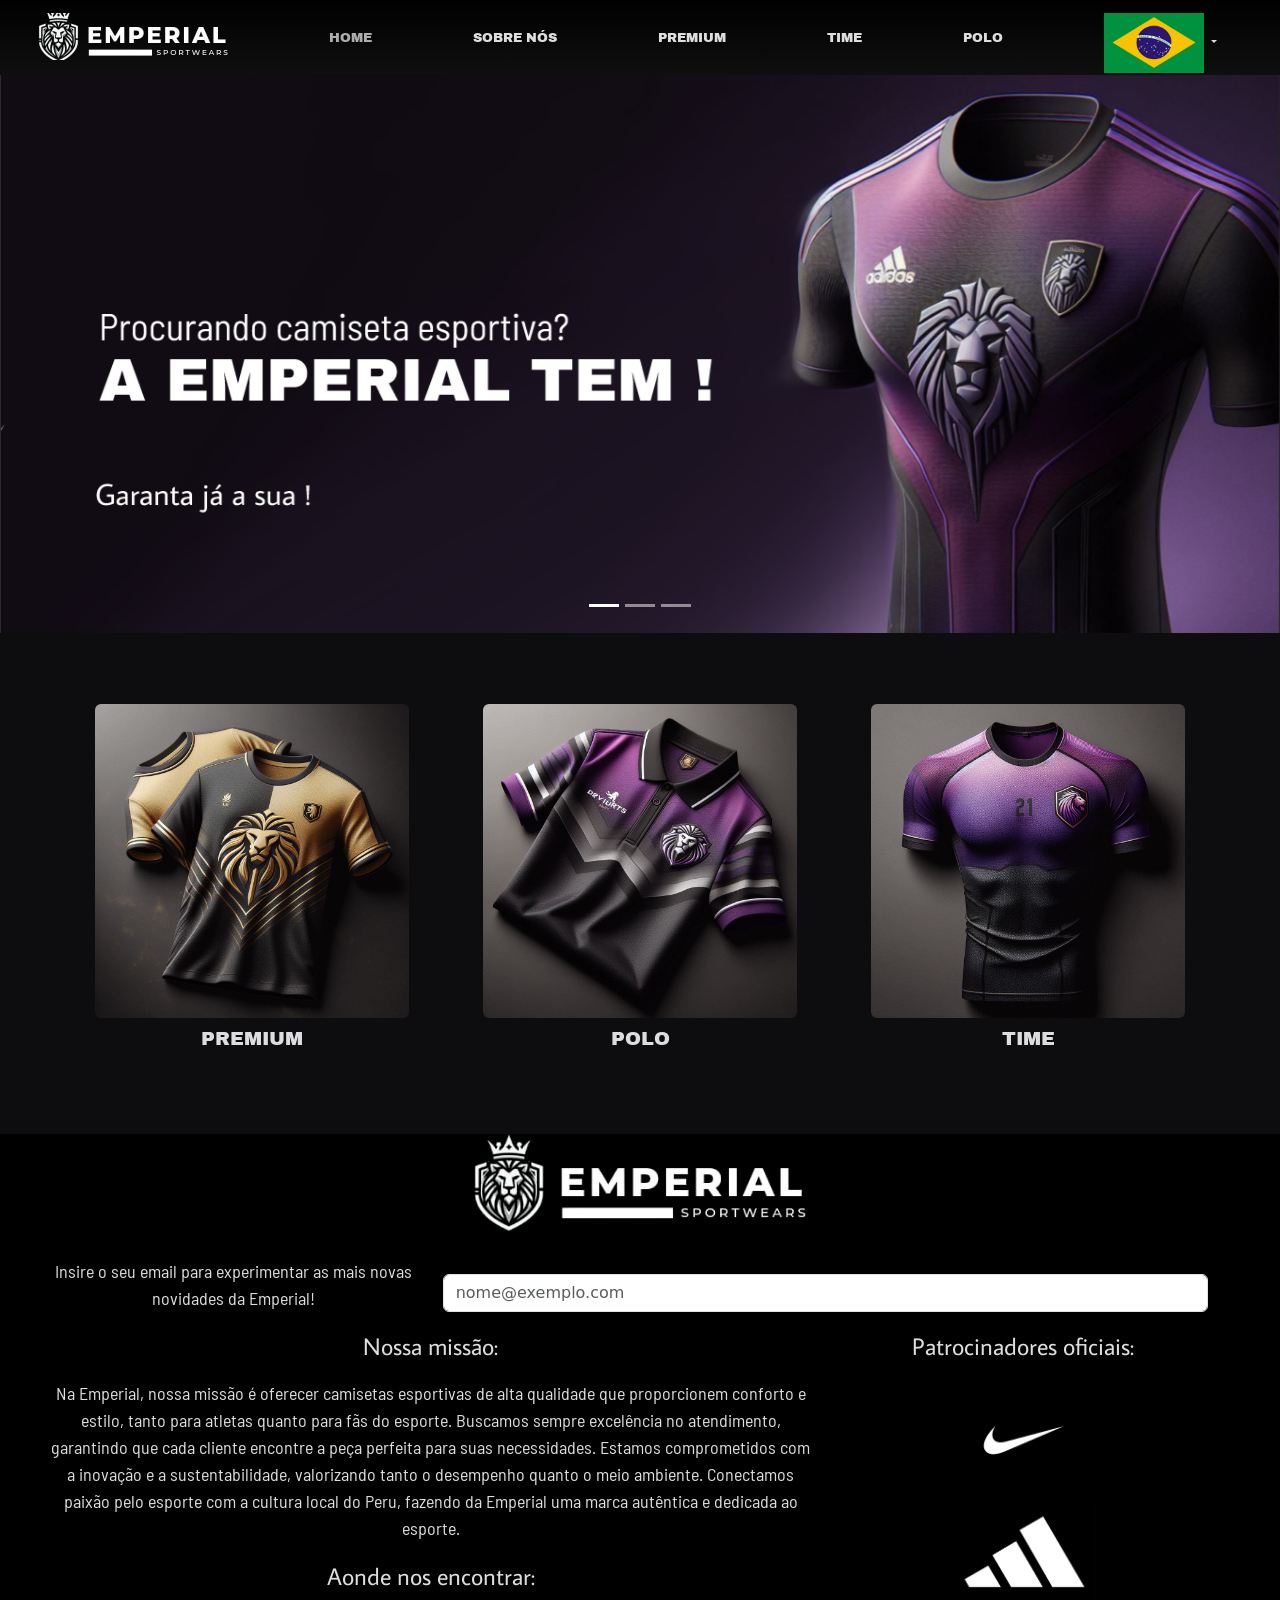
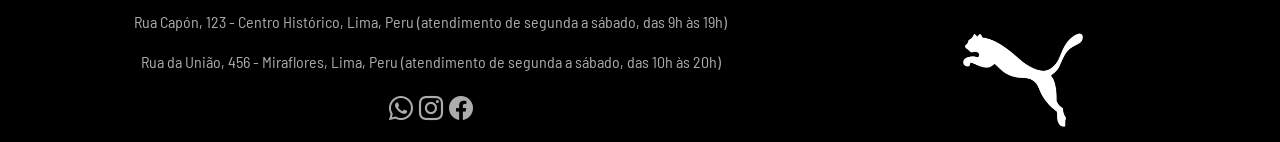
<file: index.html>
<!doctype html>
<html lang="pt-br">
    <head>
        <title>Emperial - SportWears</title>
        <!-- Required meta tags -->
        <meta charset="utf-8" />
        <meta
            name="viewport"
            content="width=device-width, initial-scale=1, shrink-to-fit=no"
        />

        <!-- Bootstrap CSS v5.2.1 -->
        <link
            href="https://cdn.jsdelivr.net/npm/bootstrap@5.3.2/dist/css/bootstrap.min.css"
            rel="stylesheet"
            integrity="sha384-T3c6CoIi6uLrA9TneNEoa7RxnatzjcDSCmG1MXxSR1GAsXEV/Dwwykc2MPK8M2HN"
            crossorigin="anonymous"
        />
        
        <link rel="stylesheet" type="text/css" href="styles.css"/>

    </head>

    <body>
        <header>
            <!--Navbar-->

            <nav class="navbar navbar-dark navbar-expand-lg bg-body-tertiary" style="padding: 0%;">
                <div class="navbar-bg container-fluid" style="height: 75px;">

                  <!--Imagem-->
                  <a class="navbar-brand" href="#">
                      <img src="./img/Logo-removebg-preview.png" alt="Bootstrap" width="250" height="50" style="object-fit: cover; padding-bottom: 1%;">
                  </a>

                  <!--Navbar collapse-->
                  <button class="navbar-toggler" type="button" data-bs-toggle="collapse" data-bs-target="#navbarNavDropdown" aria-controls="navbarNavDropdown" aria-expanded="false" aria-label="Toggle navigation">
                    <span class="navbar-toggler-icon"></span>
                  </button>

                  <!--navbar buttons-->
                  <div class="collapse navbar-collapse" id="navbarNavDropdown">
                    <ul class="navbar-nav nav-fill w-100">
                      <li class="nav-item">
                        <a class="nav-link active" aria-current="page" href="#">HOME</a>
                      </li>

                      <li class="nav-item align-middle" >
                        <a class="nav-link" href="./sobrenos.html">SOBRE NÓS</a>
                      </li>

                      <li class="nav-item" >
                        <a class="nav-link" href="./premium.html">PREMIUM</a>
                      </li>

                      <li class="nav-item" >
                        <a class="nav-link" href="./time.html">TIME</a>
                      </li>

                      <li class="nav-item" >
                        <a class="nav-link" href="./polo.html">POLO</a>
                      </li>

                      <li class="nav-item dropdown d-flex flex-column align-items-center">
                        <a class="nav-link dropdown-toggle" href="#" role="button" data-bs-toggle="dropdown" aria-expanded="false">
                          <img src="./img/2-bandeira-do-brasil.webp" alt="Bootstrap" width="100px" height="60px" style="object-fit: cover; padding: auto;">
                        </a>
                        <ul class="dropdown-menu" style="left: unset !important; margin-right: 7%;">
                          <li><a class="dropdown-item" href="./index-ing.html"> <img src="./img/Flag_of_the_United_States.png" width="100" height="60" style="object-fit: cover;"> </a></li>
                          <li><a class="dropdown-item" href="./index-esp.html"> <img src="./img/Flag_of_Mexico.svg.png" width="100" height="60" style="object-fit: cover;"> </a></li>
                          <li><a class="dropdown-item" href="#"> <img src="./img/2-bandeira-do-brasil.webp" width="100" height="60" style="object-fit: cover;"> </a></li>
                        </ul>
                      </li>

                    </ul>
                  </div>

                </div>
              </nav>
              
        </header>

        <main>
          <!--Carrosel-->

          <div id="carouselExampleSlidesOnly" class="carousel slide" data-bs-ride="carousel">
            <div class="carousel-indicators">
              <button type="button" data-bs-target="#carouselExampleIndicators" data-bs-slide-to="0" class="active" aria-current="true" aria-label="Slide 1"></button>
              <button type="button" data-bs-target="#carouselExampleIndicators" data-bs-slide-to="1" aria-label="Slide 2"></button>
              <button type="button" data-bs-target="#carouselExampleIndicators" data-bs-slide-to="2" aria-label="Slide 3"></button>
            </div>
            <div class="carousel-inner">
              <div class="carousel-item active">
                <img src="./img/Banner/BR.png" class="d-block w-100" alt="...">
              </div>
              <div class="carousel-item">
                <img src="./img/Banner2/BANNER2.png" class="d-block w-100" alt="...">
              </div>
              <div class="carousel-item">
                <img src="./img/BANNER3/BANNER3.png" class="d-block w-100" alt="...">
              </div>
            </div>
          </div>

          <!--resto-->
          <div style="padding: 5%;">
            <div class="container text-center">
              <div class="row gx-5 justify-content-center">
                <div class="col-12 col-sm-6 col-lg">
                  <a type="button" class="btn" href="premium.html" role="button"><img src="./img/Premium.jpg" class="img-fluid rounded"> </a>
                  <div>
                    <p>PREMIUM</p>
                  </div>
                </div>
                <div class="col-12 col-sm-6 col-lg">
                  <a type="button" class="btn" href="polo.html" role="button"><img src="./img/Polo.jfif" class="img-fluid rounded"> </a>
                  <div>
                    <p>POLO</p>
                  </div>
                </div>
                <div class="col-12 col-sm-6 col-lg">
                  <a type="button" class="btn" href="time.html" role="button"><img src="./img/Time.jpg" class="img-fluid rounded"> </a>
                  <div>
                    <p>TIME</p>
                  </div>
                </div>
              </div>
          </div>
        </main>

        <footer>
            <!-- place footer here -->
            <div style="width: 100%; background-color: black;" class="">
              <div class="justify-content-center" style="margin-left: 37%; margin-right: 37%; margin-bottom: 2%;">
                <img src="./img/Logo-removebg-preview - Copia.png" class="img-fluid mx-auto d-block">
              </div>
              <div style="width: 100%;" class="row px-5">
                <div class="col">
                  <p class="fonte3" style="text-align: center;">Insire o seu email para experimentar as mais novas novidades da Emperial!</p>
                </div>
                <div class="col-sm-8 my-auto">
                  <input type="email" class="form-control" id="exampleFormControlInput1" placeholder="nome@exemplo.com">
                </div>
              </div>
              <div class="row px-5" style="width: 100%; height: 100%;">
                <div class="col-sm-8">
                  <p class="fonte2" style="text-align: center;">Nossa missão:</p>
                  <p class="fonte3" style="text-align: center;">Na Emperial, nossa missão é oferecer camisetas esportivas de alta qualidade que proporcionem conforto e estilo, tanto para atletas quanto para fãs do esporte.
                    Buscamos sempre excelência no atendimento, garantindo que cada cliente encontre a peça perfeita para suas necessidades.
                    Estamos comprometidos com a inovação e a sustentabilidade, valorizando tanto o desempenho quanto o meio ambiente.
                    Conectamos paixão pelo esporte com a cultura local do Peru, fazendo da Emperial uma marca autêntica e dedicada ao esporte.
                  </p>
                  <p class="fonte2" style="text-align: center;">Aonde nos encontrar:</p>
                  <p class="fonte4" style="text-align: center;">Rua Capón, 123 - Centro Histórico, Lima, Peru
                    (atendimento de segunda a sábado, das 9h às 19h)
                  </p>
                  <p class="fonte4" style="text-align: center;">Rua da União, 456 - Miraflores, Lima, Peru
                    (atendimento de segunda a sábado, das 10h às 20h)
                  </p>
                  <p class="fonte2" style="text-align: center;"><i class="bi bi-whatsapp"></i> <i class="bi bi-instagram"></i> <i class="bi bi-facebook"></i></p>
                </div>
                <div class="col">
                  <p class="fonte2" style="text-align: center;">Patrocinadores oficiais:</p>
                  <div>
                    <img src="./img/Patrocinadores/Nike.png" class="img-fluid d-block mx-auto" style="height: 120px;">
                    <img src="./img/Patrocinadores/Adidas.jpg" class="img-fluid d-block mx-auto" style="height: 120px;">
                    <img src="./img/Patrocinadores/Puma.png" class="img-fluid d-block mx-auto" style="max-height: 120px;">
                  </div>
                </div>
              </div>
            </div>
        </footer>

        <!-- Bootstrap JavaScript Libraries -->
        <script
            src="https://cdn.jsdelivr.net/npm/@popperjs/core@2.11.8/dist/umd/popper.min.js"
            integrity="sha384-I7E8VVD/ismYTF4hNIPjVp/Zjvgyol6VFvRkX/vR+Vc4jQkC+hVqc2pM8ODewa9r"
            crossorigin="anonymous"
        ></script>

        <script
            src="https://cdn.jsdelivr.net/npm/bootstrap@5.3.2/dist/js/bootstrap.min.js"
            integrity="sha384-BBtl+eGJRgqQAUMxJ7pMwbEyER4l1g+O15P+16Ep7Q9Q+zqX6gSbd85u4mG4QzX+"
            crossorigin="anonymous"
        ></script>
    </body>
</html>
</file>
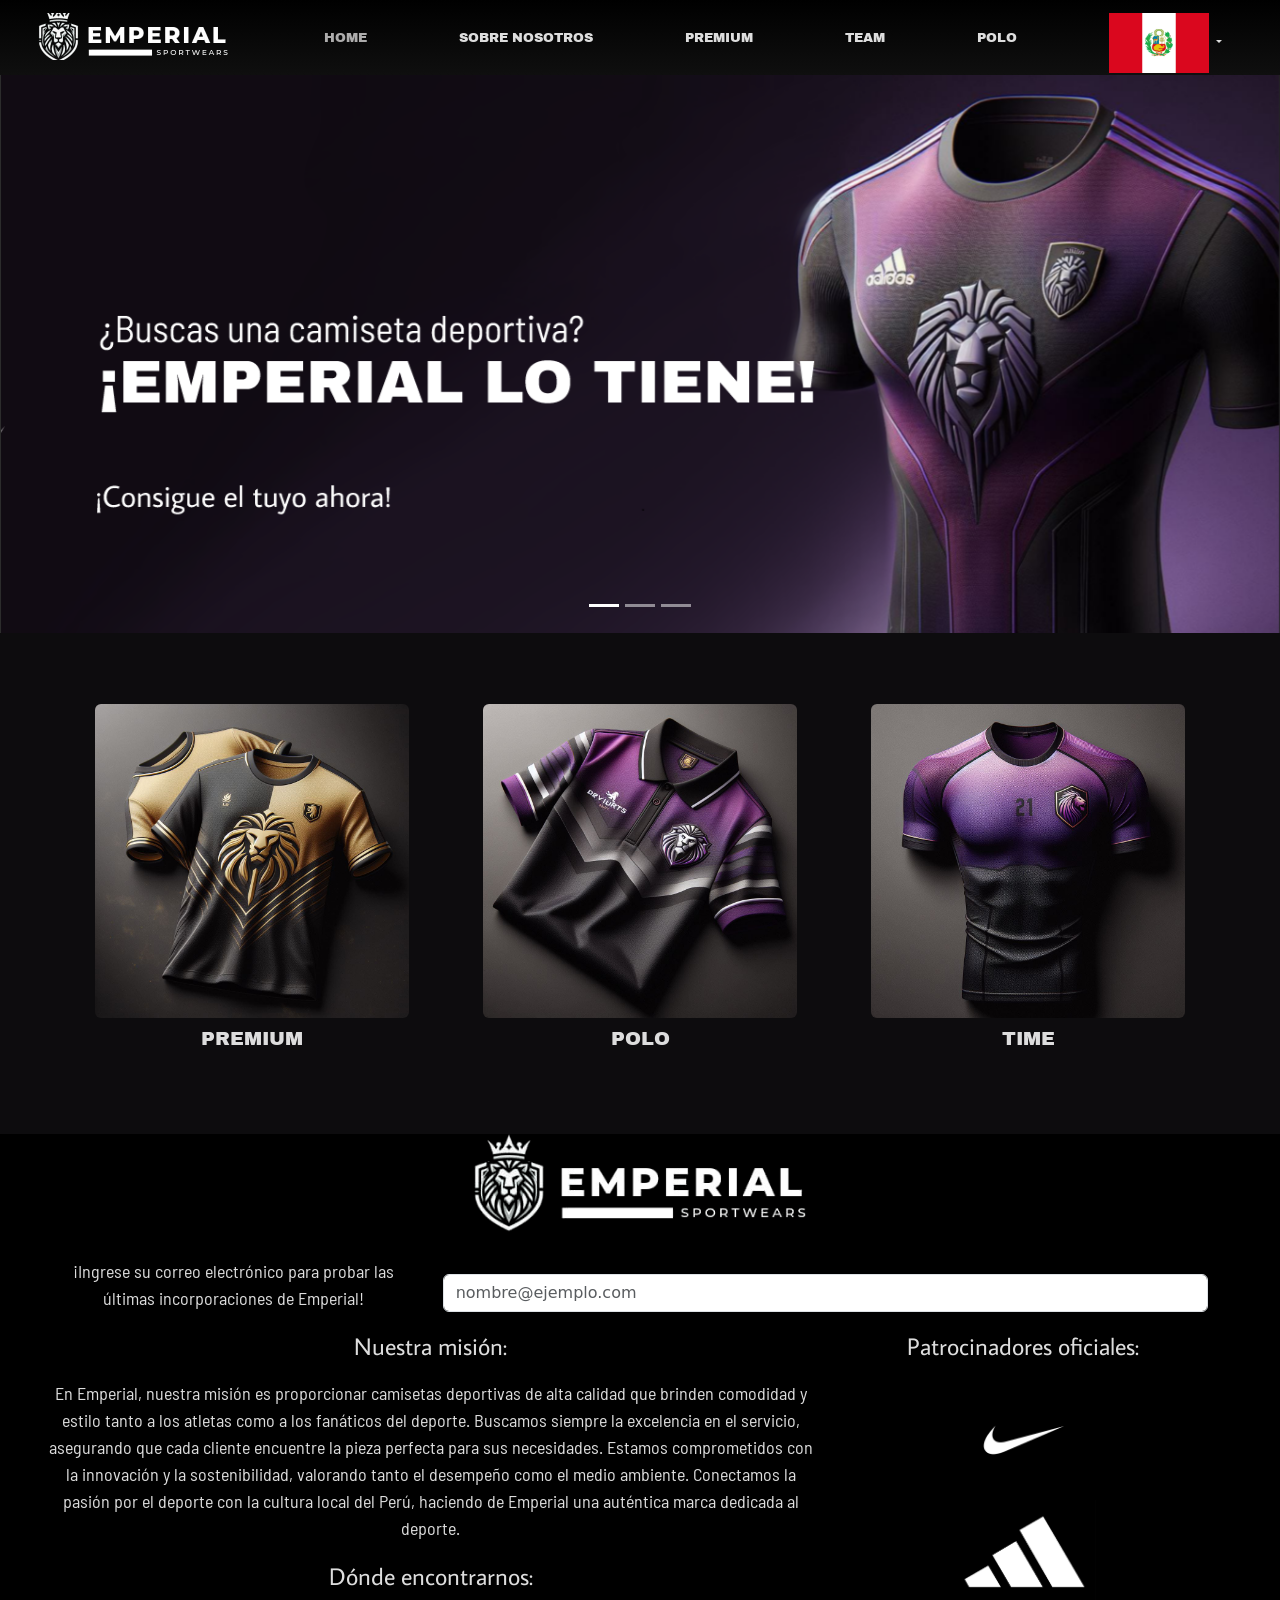
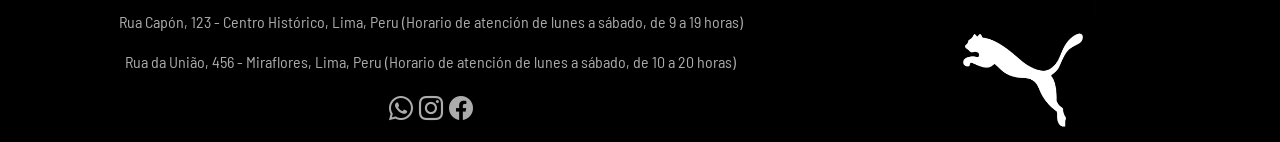
<file: index-esp.html>
<!doctype html>
<html lang="pt-br">
    <head>
        <title>Emperial - SportWears</title>
        <!-- Required meta tags -->
        <meta charset="utf-8" />
        <meta
            name="viewport"
            content="width=device-width, initial-scale=1, shrink-to-fit=no"
        />

        <!-- Bootstrap CSS v5.2.1 -->
        <link
            href="https://cdn.jsdelivr.net/npm/bootstrap@5.3.2/dist/css/bootstrap.min.css"
            rel="stylesheet"
            integrity="sha384-T3c6CoIi6uLrA9TneNEoa7RxnatzjcDSCmG1MXxSR1GAsXEV/Dwwykc2MPK8M2HN"
            crossorigin="anonymous"
        />
        
        <link rel="stylesheet" type="text/css" href="styles.css"/>

    </head>

    <body>
        <header>
            <!--Navbar-->

            <nav class="navbar navbar-dark navbar-expand-lg bg-body-tertiary" style="padding: 0%;">
                <div class="navbar-bg container-fluid" style="height: 75px;">

                  <!--Imagem-->
                  <a class="navbar-brand" href="#">
                      <img src="./img/Logo-removebg-preview.png" alt="Bootstrap" width="250" height="50" style="object-fit: cover; padding-bottom: 1%;">
                  </a>

                  <!--Navbar collapse-->
                  <button class="navbar-toggler" type="button" data-bs-toggle="collapse" data-bs-target="#navbarNavDropdown" aria-controls="navbarNavDropdown" aria-expanded="false" aria-label="Toggle navigation">
                    <span class="navbar-toggler-icon"></span>
                  </button>

                  <!--navbar buttons-->
                  <div class="collapse navbar-collapse" id="navbarNavDropdown">
                    <ul class="navbar-nav nav-fill w-100">
                      <li class="nav-item">
                        <a class="nav-link active" aria-current="page" href="#">HOME</a>
                      </li>

                      <li class="nav-item align-middle" >
                        <a class="nav-link" href="./sobrenos-esp.html">SOBRE NOSOTROS</a>
                      </li>

                      <li class="nav-item" >
                        <a class="nav-link" href="./premium-esp.html">PREMIUM</a>
                      </li>

                      <li class="nav-item" >
                        <a class="nav-link" href="./time-esp.html">TEAM</a>
                      </li>

                      <li class="nav-item" >
                        <a class="nav-link" href="./polo-esp.html">POLO</a>
                      </li>

                      <li class="nav-item dropdown d-flex flex-column align-items-center">
                        <a class="nav-link dropdown-toggle" href="#" role="button" data-bs-toggle="dropdown" aria-expanded="false">
                          <img src="./img/Flag_of_Mexico.svg.png" alt="Bootstrap" width="100px" height="60px" style="object-fit: cover; padding: auto;">
                        </a>
                        <ul class="dropdown-menu" style="left: unset !important; margin-right: 7%;">
                          <li><a class="dropdown-item" href="./index-ing.html"> <img src="./img/Flag_of_the_United_States.png" width="100" height="60" style="object-fit: cover;"> </a></li>
                          <li><a class="dropdown-item" href="#"> <img src="./img/Flag_of_Mexico.svg.png" width="100" height="60" style="object-fit: cover;"> </a></li>
                          <li><a class="dropdown-item" href="./index.html"> <img src="./img/2-bandeira-do-brasil.webp" width="100" height="60" style="object-fit: cover;"> </a></li>
                        </ul>
                      </li>

                    </ul>
                  </div>

                </div>
              </nav>
              
        </header>

        <main>
          <!--Carrosel-->

          <div id="carouselExampleSlidesOnly" class="carousel slide" data-bs-ride="carousel">
            <div class="carousel-indicators">
              <button type="button" data-bs-target="#carouselExampleIndicators" data-bs-slide-to="0" class="active" aria-current="true" aria-label="Slide 1"></button>
              <button type="button" data-bs-target="#carouselExampleIndicators" data-bs-slide-to="1" aria-label="Slide 2"></button>
              <button type="button" data-bs-target="#carouselExampleIndicators" data-bs-slide-to="2" aria-label="Slide 3"></button>
            </div>
            <div class="carousel-inner">
              <div class="carousel-item active">
                <img src="./img/Banner/ESP.png" class="d-block w-100" alt="...">
              </div>
              <div class="carousel-item">
                <img src="./img/Banner2/BANNER2-esp.png" class="d-block w-100" alt="...">
              </div>
              <div class="carousel-item">
                <img src="./img/BANNER3/BANNER3-esp.png" class="d-block w-100" alt="...">
              </div>
            </div>
          </div>

          <!--resto-->
          <div style="padding: 5%;">
            <div class="container text-center">
              <div class="row gx-5 justify-content-center">
                <div class="col-12 col-sm-6 col-lg">
                  <a type="button" class="btn" href="premium.html" role="button"><img src="./img/Premium.jpg" class="img-fluid rounded"> </a>
                  <div>
                    <p>PREMIUM</p>
                  </div>
                </div>
                <div class="col-12 col-sm-6 col-lg">
                  <a type="button" class="btn" href="polo.html" role="button"><img src="./img/Polo.jfif" class="img-fluid rounded"> </a>
                  <div>
                    <p>POLO</p>
                  </div>
                </div>
                <div class="col-12 col-sm-6 col-lg">
                  <a type="button" class="btn" href="time.html" role="button"><img src="./img/Time.jpg" class="img-fluid rounded"> </a>
                  <div>
                    <p>TIME</p>
                  </div>
                </div>
              </div>
          </div>
        </main>

        <footer>
            <!-- place footer here -->
            <div style="width: 100%; background-color: black;" class="">
              <div class="justify-content-center" style="margin-left: 37%; margin-right: 37%; margin-bottom: 2%;">
                <img src="./img/Logo-removebg-preview - Copia.png" class="img-fluid mx-auto d-block">
              </div>
              <div style="width: 100%;" class="row px-5">
                <div class="col">
                  <p class="fonte3" style="text-align: center;">¡Ingrese su correo electrónico para probar las últimas incorporaciones de Emperial!</p>
                </div>
                <div class="col-sm-8 my-auto">
                  <input type="email" class="form-control" id="exampleFormControlInput1" placeholder="nombre@ejemplo.com">
                </div>
              </div>
              <div class="row px-5" style="width: 100%; height: 100%;">
                <div class="col-sm-8">
                  <p class="fonte2" style="text-align: center;">Nuestra misión:</p>
                  <p class="fonte3" style="text-align: center;">En Emperial, nuestra misión es proporcionar camisetas deportivas de alta calidad que brinden comodidad y estilo tanto a los atletas como a los fanáticos del deporte.
                    Buscamos siempre la excelencia en el servicio, asegurando que cada cliente encuentre la pieza perfecta para sus necesidades.
                    Estamos comprometidos con la innovación y la sostenibilidad, valorando tanto el desempeño como el medio ambiente.
                    Conectamos la pasión por el deporte con la cultura local del Perú, haciendo de Emperial una auténtica marca dedicada al deporte.
                  </p>
                  <p class="fonte2" style="text-align: center;">Dónde encontrarnos:</p>
                  <p class="fonte4" style="text-align: center;">Rua Capón, 123 - Centro Histórico, Lima, Peru
                    (Horario de atención de lunes a sábado, de 9 a 19 horas)
                  </p>
                  <p class="fonte4" style="text-align: center;">Rua da União, 456 - Miraflores, Lima, Peru
                    (Horario de atención de lunes a sábado, de 10 a 20 horas)
                  </p>
                  <p class="fonte2" style="text-align: center;"><i class="bi bi-whatsapp"></i> <i class="bi bi-instagram"></i> <i class="bi bi-facebook"></i></p>
                </div>
                <div class="col">
                  <p class="fonte2" style="text-align: center;">Patrocinadores oficiales:</p>
                  <div>
                    <img src="./img/Patrocinadores/Nike.png" class="img-fluid d-block mx-auto" style="height: 120px;">
                    <img src="./img/Patrocinadores/Adidas.jpg" class="img-fluid d-block mx-auto" style="height: 120px;">
                    <img src="./img/Patrocinadores/Puma.png" class="img-fluid d-block mx-auto" style="max-height: 120px;">
                  </div>
                </div>
              </div>
            </div>
        </footer>

        <!-- Bootstrap JavaScript Libraries -->
        <script
            src="https://cdn.jsdelivr.net/npm/@popperjs/core@2.11.8/dist/umd/popper.min.js"
            integrity="sha384-I7E8VVD/ismYTF4hNIPjVp/Zjvgyol6VFvRkX/vR+Vc4jQkC+hVqc2pM8ODewa9r"
            crossorigin="anonymous"
        ></script>

        <script
            src="https://cdn.jsdelivr.net/npm/bootstrap@5.3.2/dist/js/bootstrap.min.js"
            integrity="sha384-BBtl+eGJRgqQAUMxJ7pMwbEyER4l1g+O15P+16Ep7Q9Q+zqX6gSbd85u4mG4QzX+"
            crossorigin="anonymous"
        ></script>
    </body>
</html>
</file>
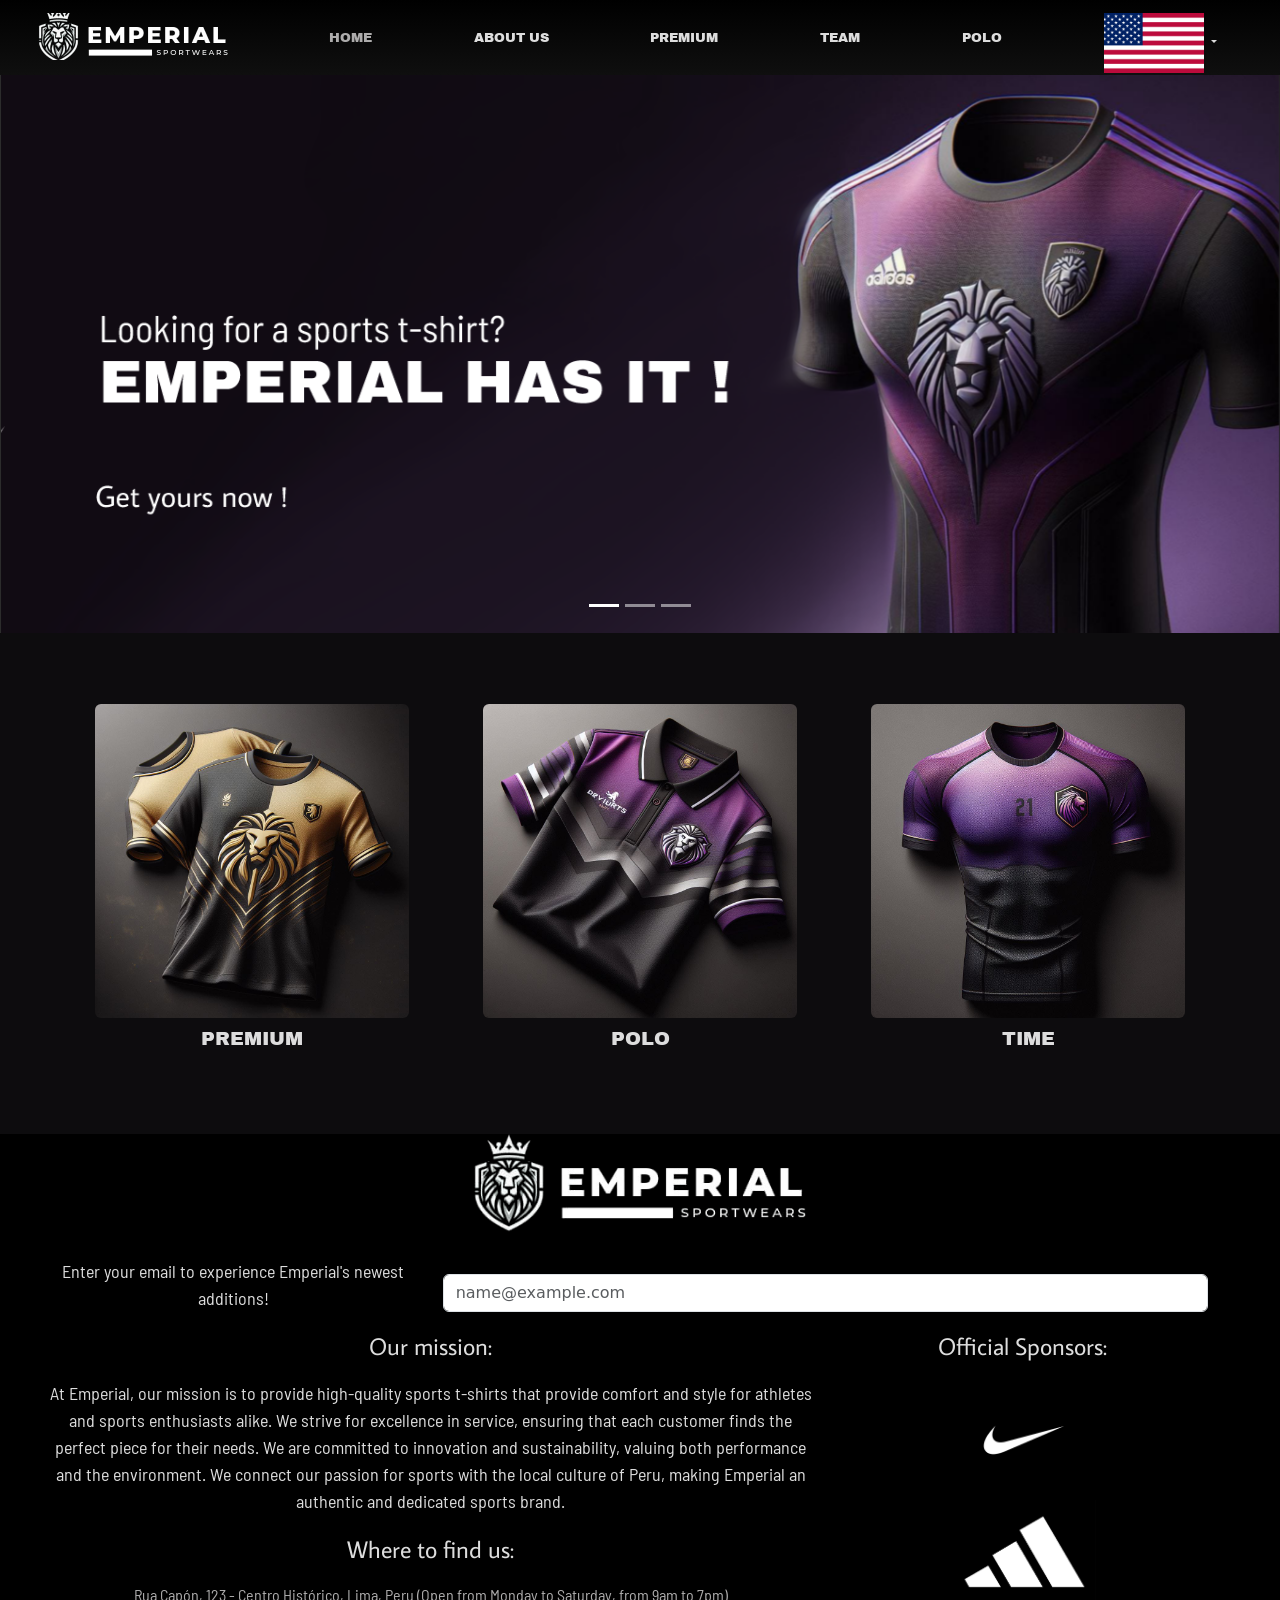
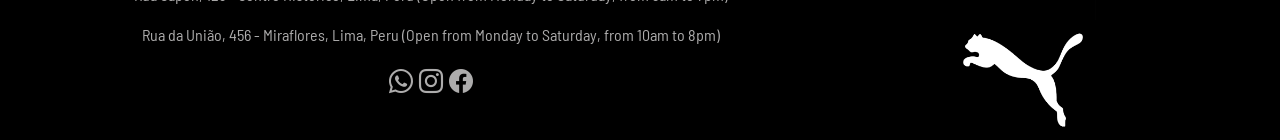
<file: index-ing.html>
<!doctype html>
<html lang="pt-br">
    <head>
        <title>Emperial - SportWears</title>
        <!-- Required meta tags -->
        <meta charset="utf-8" />
        <meta
            name="viewport"
            content="width=device-width, initial-scale=1, shrink-to-fit=no"
        />

        <!-- Bootstrap CSS v5.2.1 -->
        <link
            href="https://cdn.jsdelivr.net/npm/bootstrap@5.3.2/dist/css/bootstrap.min.css"
            rel="stylesheet"
            integrity="sha384-T3c6CoIi6uLrA9TneNEoa7RxnatzjcDSCmG1MXxSR1GAsXEV/Dwwykc2MPK8M2HN"
            crossorigin="anonymous"
        />
        
        <link rel="stylesheet" type="text/css" href="styles.css"/>

    </head>

    <body>
        <header>
            <!--Navbar-->

            <nav class="navbar navbar-dark navbar-expand-lg bg-body-tertiary" style="padding: 0%;">
                <div class="navbar-bg container-fluid" style="height: 75px;">

                  <!--Imagem-->
                  <a class="navbar-brand" href="#">
                      <img src="./img/Logo-removebg-preview.png" alt="Bootstrap" width="250" height="50" style="object-fit: cover; padding-bottom: 1%;">
                  </a>

                  <!--Navbar collapse-->
                  <button class="navbar-toggler" type="button" data-bs-toggle="collapse" data-bs-target="#navbarNavDropdown" aria-controls="navbarNavDropdown" aria-expanded="false" aria-label="Toggle navigation">
                    <span class="navbar-toggler-icon"></span>
                  </button>

                  <!--navbar buttons-->
                  <div class="collapse navbar-collapse" id="navbarNavDropdown">
                    <ul class="navbar-nav nav-fill w-100">
                      <li class="nav-item">
                        <a class="nav-link active" aria-current="page" href="#">HOME</a>
                      </li>

                      <li class="nav-item align-middle" >
                        <a class="nav-link" href="./sobrenos-ing.html">ABOUT US</a>
                      </li>

                      <li class="nav-item" >
                        <a class="nav-link" href="./premium-ing.html">PREMIUM</a>
                      </li>

                      <li class="nav-item" >
                        <a class="nav-link" href="./time-ing.html">TEAM</a>
                      </li>

                      <li class="nav-item" >
                        <a class="nav-link" href="./polo-ing.html">POLO</a>
                      </li>

                      <li class="nav-item dropdown d-flex flex-column align-items-center">
                        <a class="nav-link dropdown-toggle" href="#" role="button" data-bs-toggle="dropdown" aria-expanded="false">
                          <img src="./img/Flag_of_the_United_States.png" alt="Bootstrap" width="100px" height="60px" style="object-fit: cover; padding: auto;">
                        </a>
                        <ul class="dropdown-menu" style="left: unset !important; margin-right: 7%;">
                          <li><a class="dropdown-item" href="#"> <img src="./img/Flag_of_the_United_States.png" width="100" height="60" style="object-fit: cover;"> </a></li>
                          <li><a class="dropdown-item" href="./index-esp.html"> <img src="./img/Flag_of_Mexico.svg.png" width="100" height="60" style="object-fit: cover;"> </a></li>
                          <li><a class="dropdown-item" href="./index.html"> <img src="./img/2-bandeira-do-brasil.webp" width="100" height="60" style="object-fit: cover;"> </a></li>
                        </ul>
                      </li>

                    </ul>
                  </div>

                </div>
              </nav>
              
        </header>

        <main>
          <!--Carrosel-->

          <div id="carouselExampleSlidesOnly" class="carousel slide" data-bs-ride="carousel">
            <div class="carousel-indicators">
              <button type="button" data-bs-target="#carouselExampleIndicators" data-bs-slide-to="0" class="active" aria-current="true" aria-label="Slide 1"></button>
              <button type="button" data-bs-target="#carouselExampleIndicators" data-bs-slide-to="1" aria-label="Slide 2"></button>
              <button type="button" data-bs-target="#carouselExampleIndicators" data-bs-slide-to="2" aria-label="Slide 3"></button>
            </div>
            <div class="carousel-inner">
              <div class="carousel-item active">
                <img src="./img/Banner/ING.png" class="d-block w-100" alt="...">
              </div>
              <div class="carousel-item">
                <img src="./img/Banner2/BANNER2-ing.png" class="d-block w-100" alt="...">
              </div>
              <div class="carousel-item">
                <img src="./img/BANNER3/BANNER3-ing.png" class="d-block w-100" alt="...">
              </div>
            </div>
          </div>

          <!--resto-->
          <div style="padding: 5%;">
            <div class="container text-center">
              <div class="row gx-5 justify-content-center">
                <div class="col-12 col-sm-6 col-lg">
                  <a type="button" class="btn" href="premium.html" role="button"><img src="./img/Premium.jpg" class="img-fluid rounded"> </a>
                  <div>
                    <p>PREMIUM</p>
                  </div>
                </div>
                <div class="col-12 col-sm-6 col-lg">
                  <a type="button" class="btn" href="polo.html" role="button"><img src="./img/Polo.jfif" class="img-fluid rounded"> </a>
                  <div>
                    <p>POLO</p>
                  </div>
                </div>
                <div class="col-12 col-sm-6 col-lg">
                  <a type="button" class="btn" href="time.html" role="button"><img src="./img/Time.jpg" class="img-fluid rounded"> </a>
                  <div>
                    <p>TIME</p>
                  </div>
                </div>
              </div>
          </div>
        </main>

        <footer>
            <!-- place footer here -->
            <div style="width: 100%; background-color: black;" class="">
              <div class="justify-content-center" style="margin-left: 37%; margin-right: 37%; margin-bottom: 2%;">
                <img src="./img/Logo-removebg-preview - Copia.png" class="img-fluid mx-auto d-block">
              </div>
              <div style="width: 100%;" class="row px-5">
                <div class="col">
                  <p class="fonte3" style="text-align: center;">Enter your email to experience Emperial's newest additions!</p>
                </div>
                <div class="col-sm-8 my-auto">
                  <input type="email" class="form-control" id="exampleFormControlInput1" placeholder="name@example.com">
                </div>
              </div>
              <div class="row px-5" style="width: 100%; height: 100%;">
                <div class="col-sm-8">
                  <p class="fonte2" style="text-align: center;">Our mission:</p>
                  <p class="fonte3" style="text-align: center;">At Emperial, our mission is to provide high-quality sports t-shirts that provide comfort and style for athletes and sports enthusiasts alike.
                    We strive for excellence in service, ensuring that each customer finds the perfect piece for their needs.
                    We are committed to innovation and sustainability, valuing both performance and the environment.
                    We connect our passion for sports with the local culture of Peru, making Emperial an authentic and dedicated sports brand.
                  </p>
                  <p class="fonte2" style="text-align: center;">Where to find us:</p>
                  <p class="fonte4" style="text-align: center;">Rua Capón, 123 - Centro Histórico, Lima, Peru
                    (Open from Monday to Saturday, from 9am to 7pm)
                  </p>
                  <p class="fonte4" style="text-align: center;">Rua da União, 456 - Miraflores, Lima, Peru
                    (Open from Monday to Saturday, from 10am to 8pm)
                  </p>
                  <p class="fonte2" style="text-align: center;"><i class="bi bi-whatsapp"></i> <i class="bi bi-instagram"></i> <i class="bi bi-facebook"></i></p>
                </div>
                <div class="col">
                  <p class="fonte2" style="text-align: center;">Official Sponsors:</p>
                  <div>
                    <img src="./img/Patrocinadores/Nike.png" class="img-fluid d-block mx-auto" style="height: 120px;">
                    <img src="./img/Patrocinadores/Adidas.jpg" class="img-fluid d-block mx-auto" style="height: 120px;">
                    <img src="./img/Patrocinadores/Puma.png" class="img-fluid d-block mx-auto" style="max-height: 120px;">
                  </div>
                </div>
              </div>
            </div>
        </footer>

        <!-- Bootstrap JavaScript Libraries -->
        <script
            src="https://cdn.jsdelivr.net/npm/@popperjs/core@2.11.8/dist/umd/popper.min.js"
            integrity="sha384-I7E8VVD/ismYTF4hNIPjVp/Zjvgyol6VFvRkX/vR+Vc4jQkC+hVqc2pM8ODewa9r"
            crossorigin="anonymous"
        ></script>

        <script
            src="https://cdn.jsdelivr.net/npm/bootstrap@5.3.2/dist/js/bootstrap.min.js"
            integrity="sha384-BBtl+eGJRgqQAUMxJ7pMwbEyER4l1g+O15P+16Ep7Q9Q+zqX6gSbd85u4mG4QzX+"
            crossorigin="anonymous"
        ></script>
    </body>
</html>
</file>
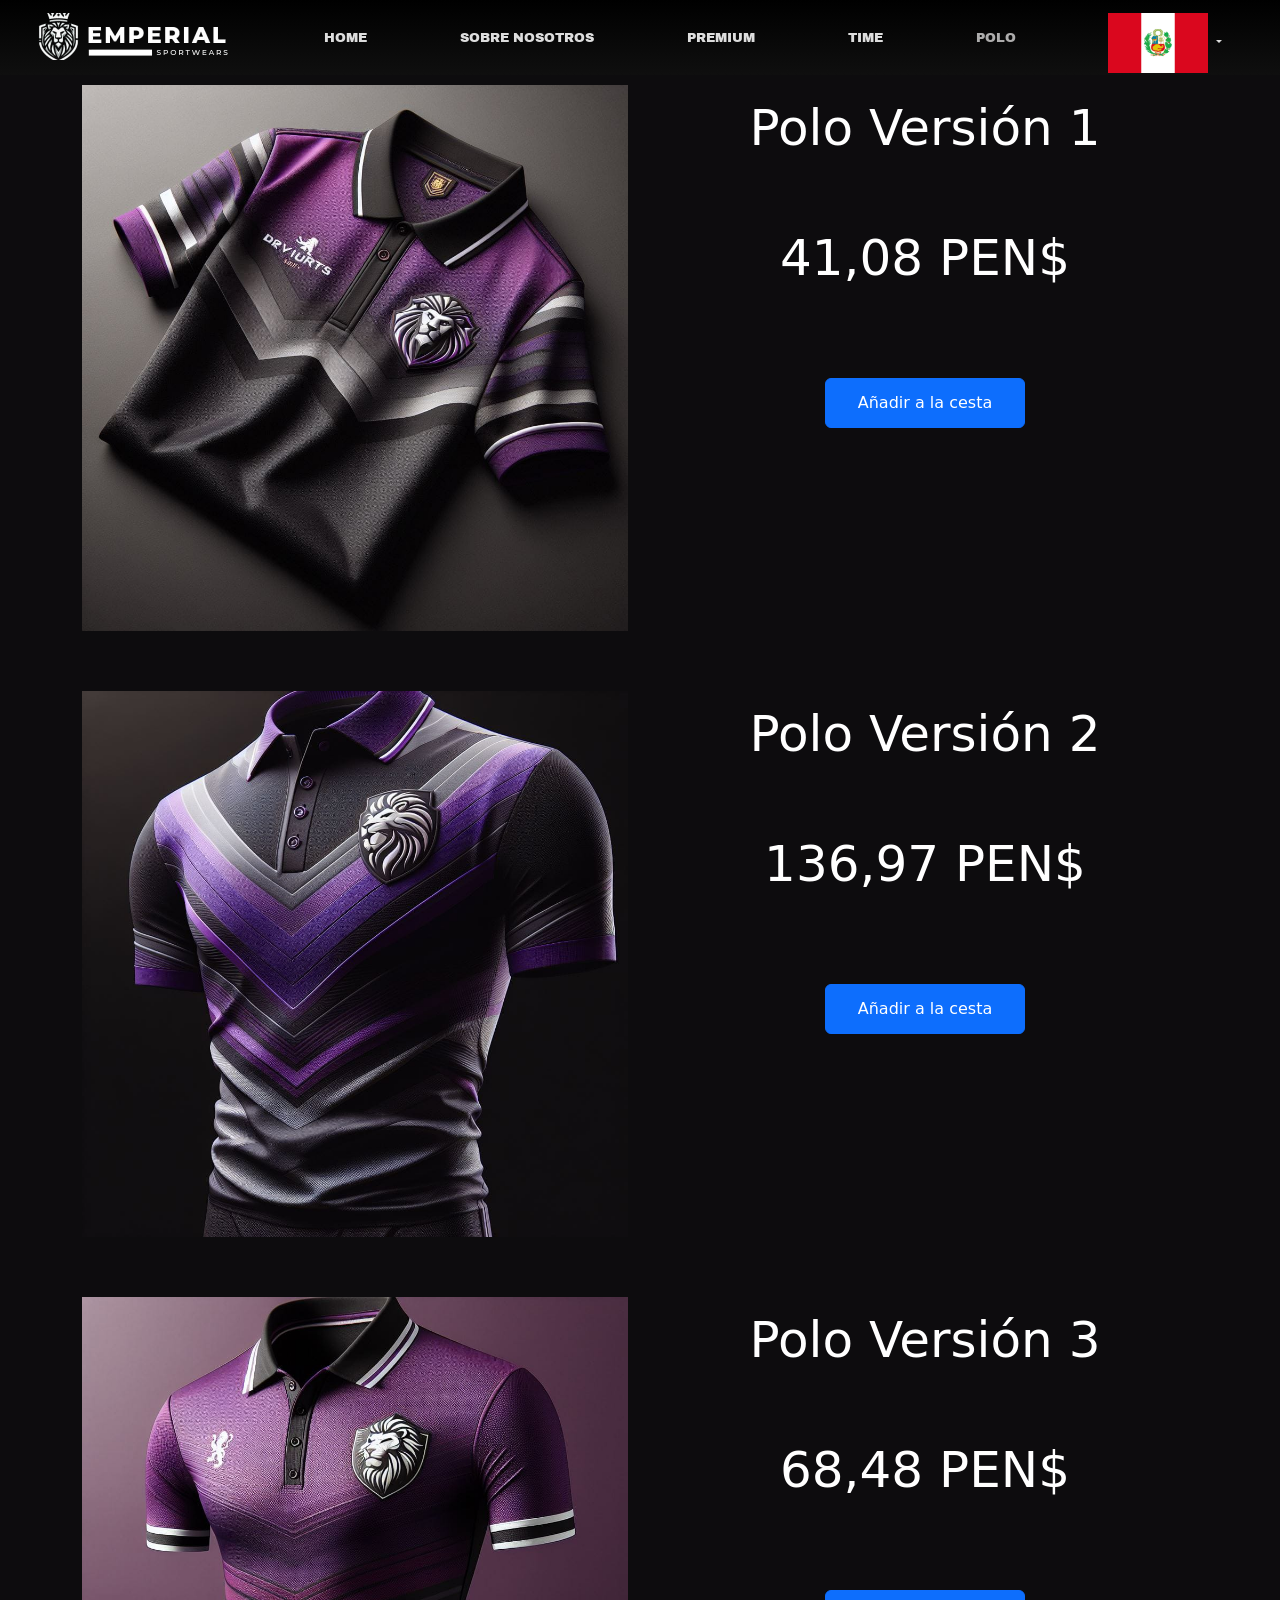
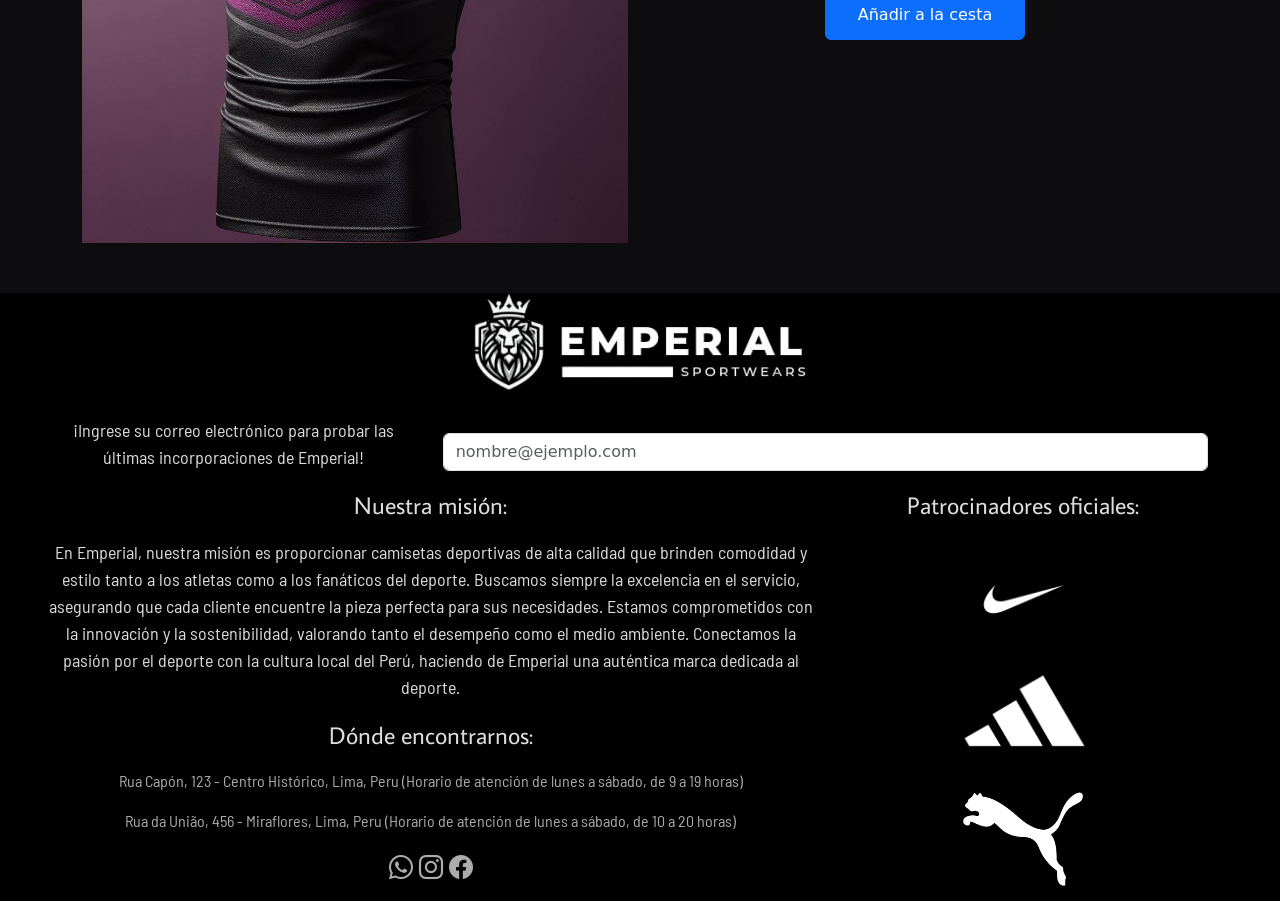
<file: polo-esp.html>
<!doctype html>
<html lang="pt-br">

<head>
  <title>Polo</title>
  <!-- Required meta tags -->
  <meta charset="utf-8" />
  <meta name="viewport" content="width=device-width, initial-scale=1, shrink-to-fit=no" />

  <!-- Bootstrap CSS v5.2.1 -->
  <link href="https://cdn.jsdelivr.net/npm/bootstrap@5.3.2/dist/css/bootstrap.min.css" rel="stylesheet"
    integrity="sha384-T3c6CoIi6uLrA9TneNEoa7RxnatzjcDSCmG1MXxSR1GAsXEV/Dwwykc2MPK8M2HN" crossorigin="anonymous" />

  <link rel="stylesheet" type="text/css" href="styles.css" />

  <link rel="preconnect" href="https://fonts.googleapis.com">


</head>

<body>
  <header>
    <!--Navbar-->

    <nav class="navbar navbar-dark navbar-expand-lg bg-body-tertiary" style="padding: 0%;">
      <div class="navbar-bg container-fluid" style="height: 75px;">

        <!--Imagem-->
        <a class="navbar-brand" href="index.html">
          <img src="./img/Logo-removebg-preview.png" alt="Bootstrap" width="250" height="50"
            style="object-fit: cover; padding-bottom: 1%;">
        </a>

        <!--Navbar collapse-->
        <button class="navbar-toggler" type="button" data-bs-toggle="collapse" data-bs-target="#navbarNavDropdown"
          aria-controls="navbarNavDropdown" aria-expanded="false" aria-label="Toggle navigation">
          <span class="navbar-toggler-icon"></span>
        </button>

        <!--navbar buttons-->
        <div class="collapse navbar-collapse" id="navbarNavDropdown">
          <ul class="navbar-nav nav-fill w-100">
            <li class="nav-item">
              <a class="nav-link" href="index-esp.html">HOME</a>
            </li>

            <li class="nav-item align-middle">
              <a class="nav-link" href="./sobrenos-esp.html">SOBRE NOSOTROS</a>
            </li>

            <li class="nav-item">
              <a class="nav-link" href="premium-esp.html">PREMIUM</a>
            </li>

            <li class="nav-item">
              <a class="nav-link" href="time-esp.html">TIME</a>
            </li>

            <li class="nav-item">
              <a class="nav-link active" aria-current="page" href="#">POLO</a>
            </li>

            <li class="nav-item dropdown d-flex flex-column align-items-center">
              <a class="nav-link dropdown-toggle" href="#" role="button" data-bs-toggle="dropdown"
                aria-expanded="false">
                <img src="./img/Flag_of_Mexico.svg.png" alt="Bootstrap" width="100px" height="60px"
                  style="object-fit: cover; padding: auto;">
              </a>
              <ul class="dropdown-menu" style="left: unset !important; margin-right: 7%;">
                <li><a class="dropdown-item" href="./polo-ing.html"> <img src="./img/Flag_of_the_United_States.png"
                      width="100" height="60" style="object-fit: cover;"> </a></li>
                <li><a class="dropdown-item" href="#"> <img src="./img/Flag_of_Mexico.svg.png" width="100" height="60"
                      style="object-fit: cover;"> </a></li>
                <li><a class="dropdown-item" href="./polo.html"> <img src="./img/2-bandeira-do-brasil.webp" width="100"
                      height="60" style="object-fit: cover;"> </a></li>
              </ul>
            </li>

          </ul>
        </div>

      </div>
    </nav>

  </header>
  <main>

    <div class="container text-center">
      <div class="row compras">
        <div class="col-sm">
          <img src="./img/Polo.jfif" class="img-fluid" style="margin-top: 10px; margin-bottom: 50px;">
        </div>
        <div class="col">
          <div class="col" style="font-size: 50px; color: white; margin-top: 3%;">
            Polo Versión 1
          </div>
          <div class="col" style="font-size: 50px; color: white;  margin-top: 10%;">
            41,08 PEN$
          </div>
          <div class="col">
            <!-- Button trigger modal -->
            <button type="button" class="btn btn-primary" data-bs-toggle="modal" data-bs-target="#staticBackdrop"
              style="margin-top: 15%; width: 200px; height: 50px;">
              Añadir a la cesta
            </button>

            <!-- Modal -->
            <div class="modal fade" id="staticBackdrop" data-bs-backdrop="static" data-bs-keyboard="false" tabindex="-1"
              aria-labelledby="staticBackdropLabel" aria-hidden="true">
              <div class="modal-dialog">
                <div class="modal-content">
                  <div class="modal-header">
                    <h1 class="modal-title fs-5" id="staticBackdropLabel">Felicidades</h1>
                    <button type="button" class="btn-close" data-bs-dismiss="modal" aria-label="Close"></button>
                  </div>
                  <div class="modal-body">
                    Producto añadido al carrito con éxito.
                  </div>
                  <div class="modal-footer">
                    <button type="button" class="btn btn-secondary" data-bs-dismiss="modal">Comprendido</button>
                  </div>
                </div>
              </div>
            </div>
          </div>
        </div>
      </div>
    </div>
    </div>

    <div class="container text-center">
      <div class="row compras">
        <div class="col-sm">
          <img src="./img/Polo2.jfif" class="img-fluid" style="margin-top: 10px; margin-bottom: 50px;">
        </div>
        <div class="col">
          <div class="col" style="font-size: 50px; color: white; margin-top: 3%;">
            Polo Versión 2
          </div>
          <div class="col" style="font-size: 50px; color: white; margin-top: 10%;">
            136,97 PEN$
          </div>
          <div class="col">
            <!-- Button trigger modal -->
            <button type="button" class="btn btn-primary" data-bs-toggle="modal" data-bs-target="#staticBackdrop"
              style="margin-top: 15%; width: 200px; height: 50px;">
              Añadir a la cesta
            </button>

            <!-- Modal -->
            <div class="modal fade" id="staticBackdrop" data-bs-backdrop="static" data-bs-keyboard="false" tabindex="-1"
              aria-labelledby="staticBackdropLabel" aria-hidden="true">
              <div class="modal-dialog">
                <div class="modal-content">
                  <div class="modal-header">
                    <h1 class="modal-title fs-5" id="staticBackdropLabel">Felicidades</h1>
                    <button type="button" class="btn-close" data-bs-dismiss="modal" aria-label="Close"></button>
                  </div>
                  <div class="modal-body">
                    Producto añadido al carrito con éxito.
                  </div>
                  <div class="modal-footer">
                    <button type="button" class="btn btn-secondary" data-bs-dismiss="modal">Comprendido</button>
                  </div>
                </div>
              </div>
            </div>
          </div>
        </div>
      </div>
    </div>
    </div>

    <div class="container text-center">
      <div class="row compras">
        <div class="col-sm">
          <img src="./img/Polo3.jfif" class="img-fluid" style="margin-top: 10px; margin-bottom: 50px;">
        </div>
        <div class="col">
          <div class="col" style="font-size: 50px; color: white; margin-top: 3%;">
            Polo Versión 3
          </div>
          <div class="col" style="font-size: 50px; color: white;  margin-top: 10%;">
            68,48 PEN$
          </div>
          <div class="col">
            <!-- Button trigger modal -->
            <button type="button" class="btn btn-primary" data-bs-toggle="modal" data-bs-target="#staticBackdrop"
              style="margin-top: 15%; width: 200px; height: 50px;">
              Añadir a la cesta
            </button>

            <!-- Modal -->
            <div class="modal fade" id="staticBackdrop" data-bs-backdrop="static" data-bs-keyboard="false" tabindex="-1"
              aria-labelledby="staticBackdropLabel" aria-hidden="true">
              <div class="modal-dialog">
                <div class="modal-content">
                  <div class="modal-header">
                    <h1 class="modal-title fs-5" id="staticBackdropLabel">Felicidades</h1>
                    <button type="button" class="btn-close" data-bs-dismiss="modal" aria-label="Close"></button>
                  </div>
                  <div class="modal-body">
                    Producto añadido al carrito con éxito.
                  </div>
                  <div class="modal-footer">
                    <button type="button" class="btn btn-secondary" data-bs-dismiss="modal">Comprendido</button>
                  </div>
                </div>
              </div>
            </div>
          </div>
        </div>
      </div>
    </div>
    </div>

  </main>
  <footer>
    <div style="width: 100%; background-color: black;" class="">
      <div class="justify-content-center" style="margin-left: 37%; margin-right: 37%; margin-bottom: 2%;">
        <img src="./img/Logo-removebg-preview - Copia.png" class="img-fluid mx-auto d-block">
      </div>
      <div style="width: 100%;" class="row px-5">
        <div class="col">
          <p class="fonte3" style="text-align: center;">¡Ingrese su correo electrónico para probar las últimas incorporaciones de Emperial!</p>
        </div>
        <div class="col-sm-8 my-auto">
          <input type="email" class="form-control" id="exampleFormControlInput1" placeholder="nombre@ejemplo.com">
        </div>
      </div>
      <div class="row px-5" style="width: 100%; height: 100%;">
        <div class="col-sm-8">
          <p class="fonte2" style="text-align: center;">Nuestra misión:</p>
          <p class="fonte3" style="text-align: center;">En Emperial, nuestra misión es proporcionar camisetas deportivas de alta calidad que brinden comodidad y estilo tanto a los atletas como a los fanáticos del deporte.
            Buscamos siempre la excelencia en el servicio, asegurando que cada cliente encuentre la pieza perfecta para sus necesidades.
            Estamos comprometidos con la innovación y la sostenibilidad, valorando tanto el desempeño como el medio ambiente.
            Conectamos la pasión por el deporte con la cultura local del Perú, haciendo de Emperial una auténtica marca dedicada al deporte.
          </p>
          <p class="fonte2" style="text-align: center;">Dónde encontrarnos:</p>
          <p class="fonte4" style="text-align: center;">Rua Capón, 123 - Centro Histórico, Lima, Peru
            (Horario de atención de lunes a sábado, de 9 a 19 horas)
          </p>
          <p class="fonte4" style="text-align: center;">Rua da União, 456 - Miraflores, Lima, Peru
            (Horario de atención de lunes a sábado, de 10 a 20 horas)
          </p>
          <p class="fonte2" style="text-align: center;"><i class="bi bi-whatsapp"></i> <i class="bi bi-instagram"></i> <i class="bi bi-facebook"></i></p>
        </div>
        <div class="col">
          <p class="fonte2" style="text-align: center;">Patrocinadores oficiales:</p>
          <div>
            <img src="./img/Patrocinadores/Nike.png" class="img-fluid d-block mx-auto" style="height: 120px;">
            <img src="./img/Patrocinadores/Adidas.jpg" class="img-fluid d-block mx-auto" style="height: 120px;">
            <img src="./img/Patrocinadores/Puma.png" class="img-fluid d-block mx-auto" style="max-height: 120px;">
          </div>
        </div>
      </div>
    </div>
  </footer>
  <!-- Bootstrap JavaScript Libraries -->
  <script src="https://cdn.jsdelivr.net/npm/@popperjs/core@2.11.8/dist/umd/popper.min.js"
    integrity="sha384-I7E8VVD/ismYTF4hNIPjVp/Zjvgyol6VFvRkX/vR+Vc4jQkC+hVqc2pM8ODewa9r"
    crossorigin="anonymous"></script>

  <script src="https://cdn.jsdelivr.net/npm/bootstrap@5.3.2/dist/js/bootstrap.min.js"
    integrity="sha384-BBtl+eGJRgqQAUMxJ7pMwbEyER4l1g+O15P+16Ep7Q9Q+zqX6gSbd85u4mG4QzX+"
    crossorigin="anonymous"></script>
</body>

</html>
</file>
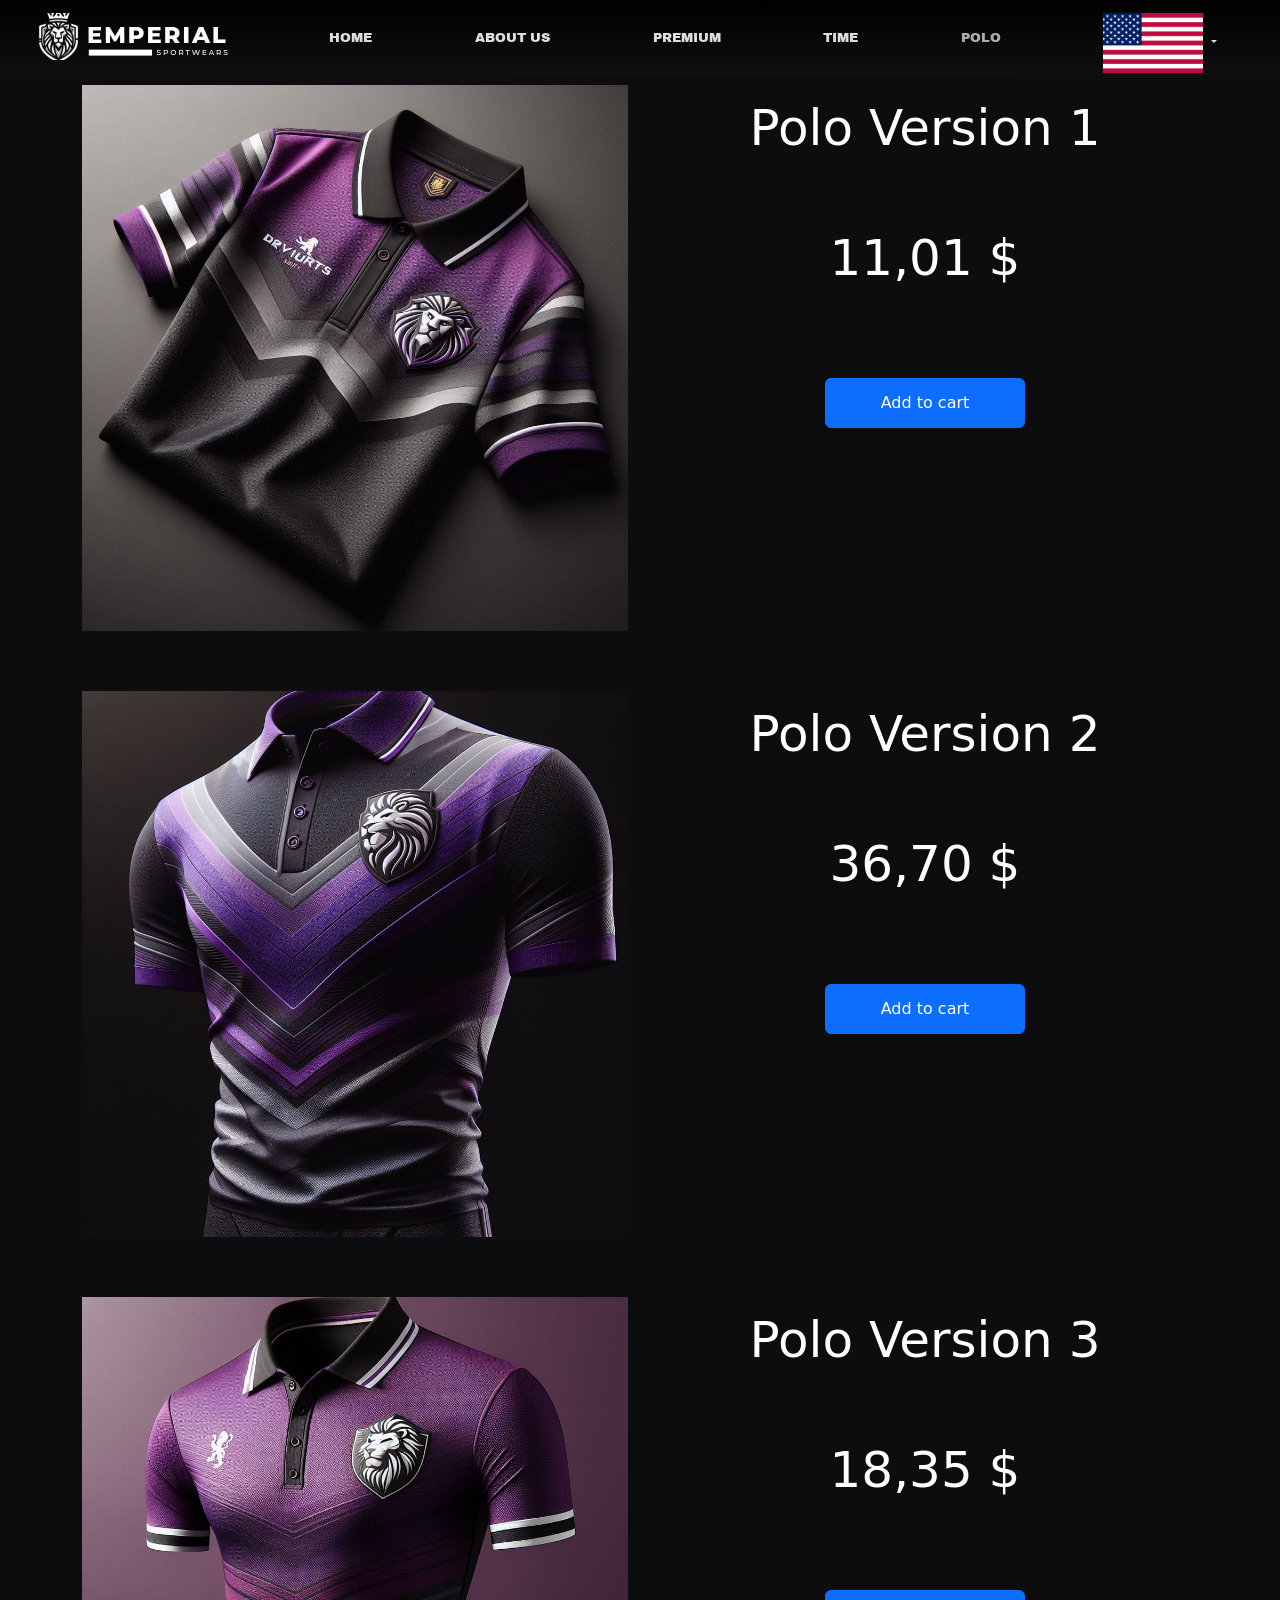
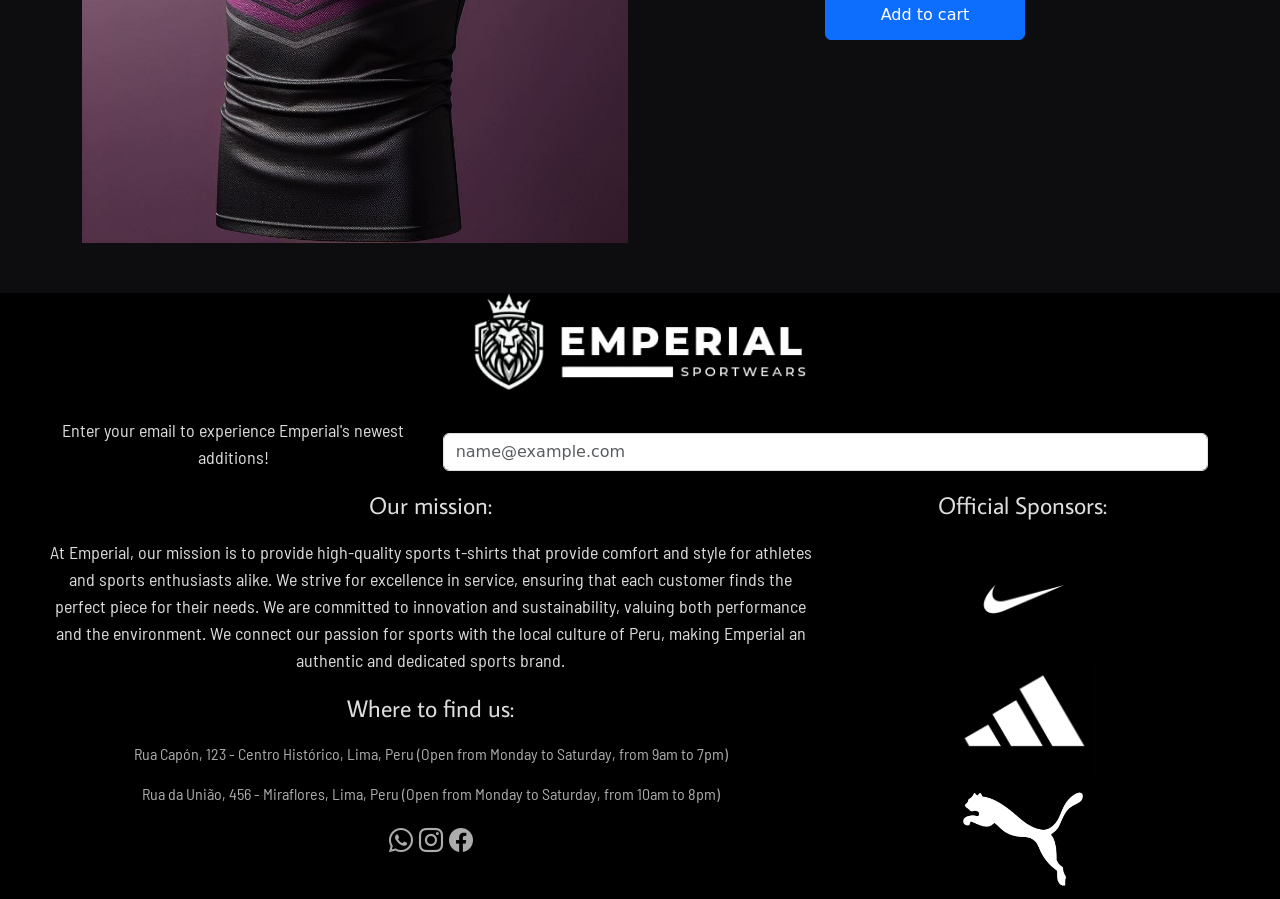
<file: polo-ing.html>
<!doctype html>
<html lang="pt-br">

<head>
  <title>Polo</title>
  <!-- Required meta tags -->
  <meta charset="utf-8" />
  <meta name="viewport" content="width=device-width, initial-scale=1, shrink-to-fit=no" />

  <!-- Bootstrap CSS v5.2.1 -->
  <link href="https://cdn.jsdelivr.net/npm/bootstrap@5.3.2/dist/css/bootstrap.min.css" rel="stylesheet"
    integrity="sha384-T3c6CoIi6uLrA9TneNEoa7RxnatzjcDSCmG1MXxSR1GAsXEV/Dwwykc2MPK8M2HN" crossorigin="anonymous" />

  <link rel="stylesheet" type="text/css" href="styles.css" />

  <link rel="preconnect" href="https://fonts.googleapis.com">


</head>

<body>
  <header>
    <!--Navbar-->

    <nav class="navbar navbar-dark navbar-expand-lg bg-body-tertiary" style="padding: 0%;">
      <div class="navbar-bg container-fluid" style="height: 75px;">

        <!--Imagem-->
        <a class="navbar-brand" href="index.html">
          <img src="./img/Logo-removebg-preview.png" alt="Bootstrap" width="250" height="50"
            style="object-fit: cover; padding-bottom: 1%;">
        </a>

        <!--Navbar collapse-->
        <button class="navbar-toggler" type="button" data-bs-toggle="collapse" data-bs-target="#navbarNavDropdown"
          aria-controls="navbarNavDropdown" aria-expanded="false" aria-label="Toggle navigation">
          <span class="navbar-toggler-icon"></span>
        </button>

        <!--navbar buttons-->
        <div class="collapse navbar-collapse" id="navbarNavDropdown">
          <ul class="navbar-nav nav-fill w-100">
            <li class="nav-item">
              <a class="nav-link" href="index-ing.html">HOME</a>
            </li>

            <li class="nav-item align-middle">
              <a class="nav-link" href="./sobrenos-ing.html">ABOUT US</a>
            </li>

            <li class="nav-item">
              <a class="nav-link" href="premium-ing.html">PREMIUM</a>
            </li>

            <li class="nav-item">
              <a class="nav-link" href="time-ing.html">TIME</a>
            </li>

            <li class="nav-item">
              <a class="nav-link active" aria-current="page" href="#">POLO</a>
            </li>

            <li class="nav-item dropdown d-flex flex-column align-items-center">
              <a class="nav-link dropdown-toggle" href="#" role="button" data-bs-toggle="dropdown"
                aria-expanded="false">
                <img src="./img/Flag_of_the_United_States.png" alt="Bootstrap" width="100px" height="60px"
                  style="object-fit: cover; padding: auto;">
              </a>
              <ul class="dropdown-menu" style="left: unset !important; margin-right: 7%;">
                <li><a class="dropdown-item" href="#"> <img src="./img/Flag_of_the_United_States.png" width="100"
                      height="60" style="object-fit: cover;"> </a></li>
                <li><a class="dropdown-item" href="./polo-esp.html"> <img src="./img/Flag_of_Mexico.svg.png" width="100"
                      height="60" style="object-fit: cover;"> </a></li>
                <li><a class="dropdown-item" href="./polo.html"> <img src="./img/2-bandeira-do-brasil.webp" width="100"
                      height="60" style="object-fit: cover;"> </a></li>
              </ul>
            </li>

          </ul>
        </div>

      </div>
    </nav>

  </header>
  <main>

    <div class="container text-center">
      <div class="row compras">
        <div class="col-sm">
          <img src="./img/Polo.jfif" class="img-fluid" style="margin-top: 10px; margin-bottom: 50px;">
        </div>
        <div class="col">
          <div class="col" style="font-size: 50px; color: white; margin-top: 3%;">
            Polo Version 1
          </div>
          <div class="col" style="font-size: 50px; color: white;  margin-top: 10%;">
            11,01 $
          </div>
          <div class="col">
            <!-- Button trigger modal -->
            <button type="button" class="btn btn-primary" data-bs-toggle="modal" data-bs-target="#staticBackdrop"
              style="margin-top: 15%; width: 200px; height: 50px;">
              Add to cart
            </button>

            <!-- Modal -->
            <div class="modal fade" id="staticBackdrop" data-bs-backdrop="static" data-bs-keyboard="false" tabindex="-1"
              aria-labelledby="staticBackdropLabel" aria-hidden="true">
              <div class="modal-dialog">
                <div class="modal-content">
                  <div class="modal-header">
                    <h1 class="modal-title fs-5" id="staticBackdropLabel">Congratulations</h1>
                    <button type="button" class="btn-close" data-bs-dismiss="modal" aria-label="Close"></button>
                  </div>
                  <div class="modal-body">
                    Product added to cart successfully
                  </div>
                  <div class="modal-footer">
                    <button type="button" class="btn btn-secondary" data-bs-dismiss="modal">Accept</button>
                  </div>
                </div>
              </div>
            </div>
          </div>
        </div>
      </div>
    </div>
    </div>

    <div class="container text-center">
      <div class="row compras">
        <div class="col-sm">
          <img src="./img/Polo2.jfif" class="img-fluid" style="margin-top: 10px; margin-bottom: 50px;">
        </div>
        <div class="col">
          <div class="col" style="font-size: 50px; color: white; margin-top: 3%;">
            Polo Version 2
          </div>
          <div class="col" style="font-size: 50px; color: white; margin-top: 10%;">
            36,70 $
          </div>
          <div class="col">
            <!-- Button trigger modal -->
            <button type="button" class="btn btn-primary" data-bs-toggle="modal" data-bs-target="#staticBackdrop"
              style="margin-top: 15%; width: 200px; height: 50px;">
              Add to cart
            </button>

            <!-- Modal -->
            <div class="modal fade" id="staticBackdrop" data-bs-backdrop="static" data-bs-keyboard="false" tabindex="-1"
              aria-labelledby="staticBackdropLabel" aria-hidden="true">
              <div class="modal-dialog">
                <div class="modal-content">
                  <div class="modal-header">
                    <h1 class="modal-title fs-5" id="staticBackdropLabel">Congratulations</h1>
                    <button type="button" class="btn-close" data-bs-dismiss="modal" aria-label="Close"></button>
                  </div>
                  <div class="modal-body">
                    Product added to cart successfully
                  </div>
                  <div class="modal-footer">
                    <button type="button" class="btn btn-secondary" data-bs-dismiss="modal">Accept</button>
                  </div>
                </div>
              </div>
            </div>
          </div>
        </div>
      </div>
    </div>
    </div>

    <div class="container text-center">
      <div class="row compras">
        <div class="col-sm">
          <img src="./img/Polo3.jfif" class="img-fluid" style="margin-top: 10px; margin-bottom: 50px;">
        </div>
        <div class="col">
          <div class="col" style="font-size: 50px; color: white; margin-top: 3%;">
            Polo Version 3
          </div>
          <div class="col" style="font-size: 50px; color: white;  margin-top: 10%;">
            18,35 $
          </div>
          <div class="col">
            <!-- Button trigger modal -->
            <button type="button" class="btn btn-primary" data-bs-toggle="modal" data-bs-target="#staticBackdrop"
              style="margin-top: 15%; width: 200px; height: 50px;">
              Add to cart
            </button>

            <!-- Modal -->
            <div class="modal fade" id="staticBackdrop" data-bs-backdrop="static" data-bs-keyboard="false" tabindex="-1"
              aria-labelledby="staticBackdropLabel" aria-hidden="true">
              <div class="modal-dialog">
                <div class="modal-content">
                  <div class="modal-header">
                    <h1 class="modal-title fs-5" id="staticBackdropLabel">Congratulations</h1>
                    <button type="button" class="btn-close" data-bs-dismiss="modal" aria-label="Close"></button>
                  </div>
                  <div class="modal-body">
                    Product added to cart successfully
                  </div>
                  <div class="modal-footer">
                    <button type="button" class="btn btn-secondary" data-bs-dismiss="modal">Accept</button>
                  </div>
                </div>
              </div>
            </div>
          </div>
        </div>
      </div>
    </div>
    </div>

  </main>
  <footer>
    <div style="width: 100%; background-color: black;" class="">
      <div class="justify-content-center" style="margin-left: 37%; margin-right: 37%; margin-bottom: 2%;">
        <img src="./img/Logo-removebg-preview - Copia.png" class="img-fluid mx-auto d-block">
      </div>
      <div style="width: 100%;" class="row px-5">
        <div class="col">
          <p class="fonte3" style="text-align: center;">Enter your email to experience Emperial's newest additions!</p>
        </div>
        <div class="col-sm-8 my-auto">
          <input type="email" class="form-control" id="exampleFormControlInput1" placeholder="name@example.com">
        </div>
      </div>
      <div class="row px-5" style="width: 100%; height: 100%;">
        <div class="col-sm-8">
          <p class="fonte2" style="text-align: center;">Our mission:</p>
          <p class="fonte3" style="text-align: center;">At Emperial, our mission is to provide high-quality sports t-shirts that provide comfort and style for athletes and sports enthusiasts alike.
            We strive for excellence in service, ensuring that each customer finds the perfect piece for their needs.
            We are committed to innovation and sustainability, valuing both performance and the environment.
            We connect our passion for sports with the local culture of Peru, making Emperial an authentic and dedicated sports brand.
          </p>
          <p class="fonte2" style="text-align: center;">Where to find us:</p>
          <p class="fonte4" style="text-align: center;">Rua Capón, 123 - Centro Histórico, Lima, Peru
            (Open from Monday to Saturday, from 9am to 7pm)
          </p>
          <p class="fonte4" style="text-align: center;">Rua da União, 456 - Miraflores, Lima, Peru
            (Open from Monday to Saturday, from 10am to 8pm)
          </p>
          <p class="fonte2" style="text-align: center;"><i class="bi bi-whatsapp"></i> <i class="bi bi-instagram"></i> <i class="bi bi-facebook"></i></p>
        </div>
        <div class="col">
          <p class="fonte2" style="text-align: center;">Official Sponsors:</p>
          <div>
            <img src="./img/Patrocinadores/Nike.png" class="img-fluid d-block mx-auto" style="height: 120px;">
            <img src="./img/Patrocinadores/Adidas.jpg" class="img-fluid d-block mx-auto" style="height: 120px;">
            <img src="./img/Patrocinadores/Puma.png" class="img-fluid d-block mx-auto" style="max-height: 120px;">
          </div>
        </div>
      </div>
    </div>
  </footer>
  <!-- Bootstrap JavaScript Libraries -->
  <script src="https://cdn.jsdelivr.net/npm/@popperjs/core@2.11.8/dist/umd/popper.min.js"
    integrity="sha384-I7E8VVD/ismYTF4hNIPjVp/Zjvgyol6VFvRkX/vR+Vc4jQkC+hVqc2pM8ODewa9r"
    crossorigin="anonymous"></script>

  <script src="https://cdn.jsdelivr.net/npm/bootstrap@5.3.2/dist/js/bootstrap.min.js"
    integrity="sha384-BBtl+eGJRgqQAUMxJ7pMwbEyER4l1g+O15P+16Ep7Q9Q+zqX6gSbd85u4mG4QzX+"
    crossorigin="anonymous"></script>
</body>

</html>
</file>
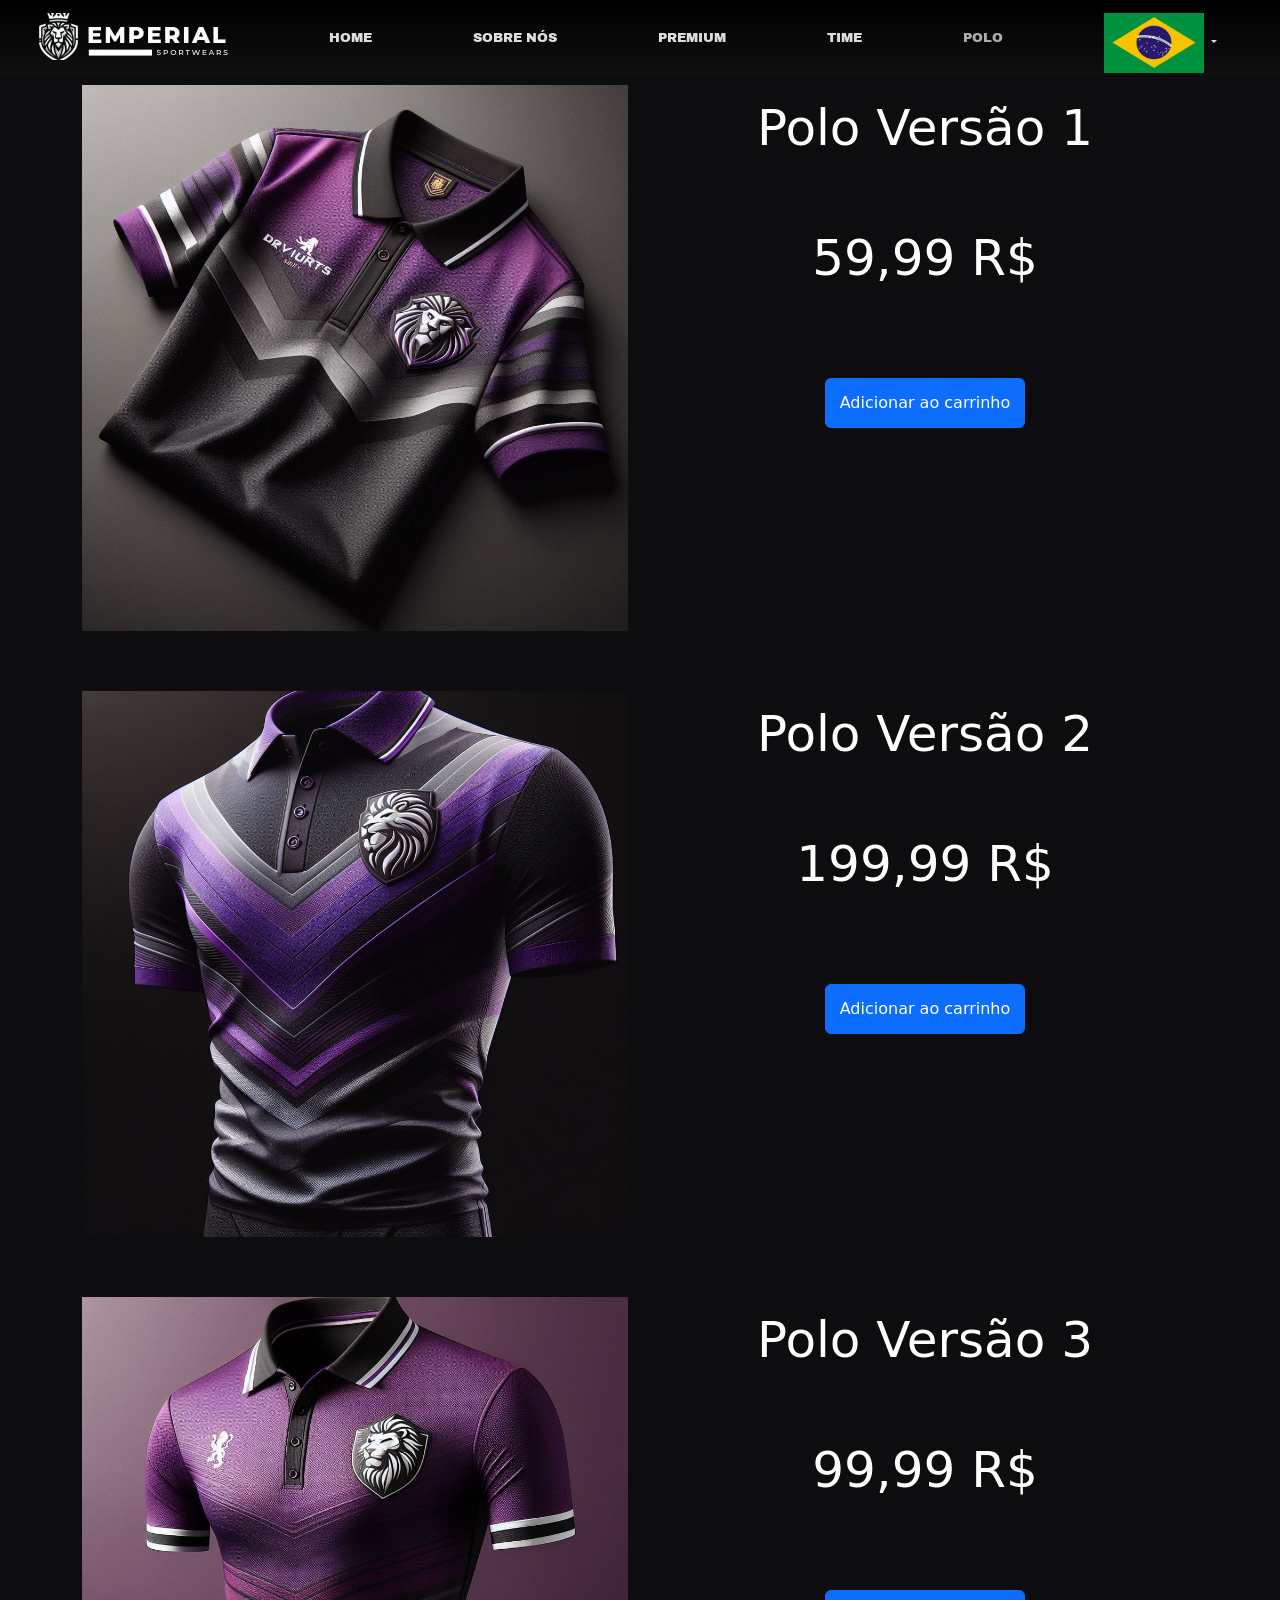
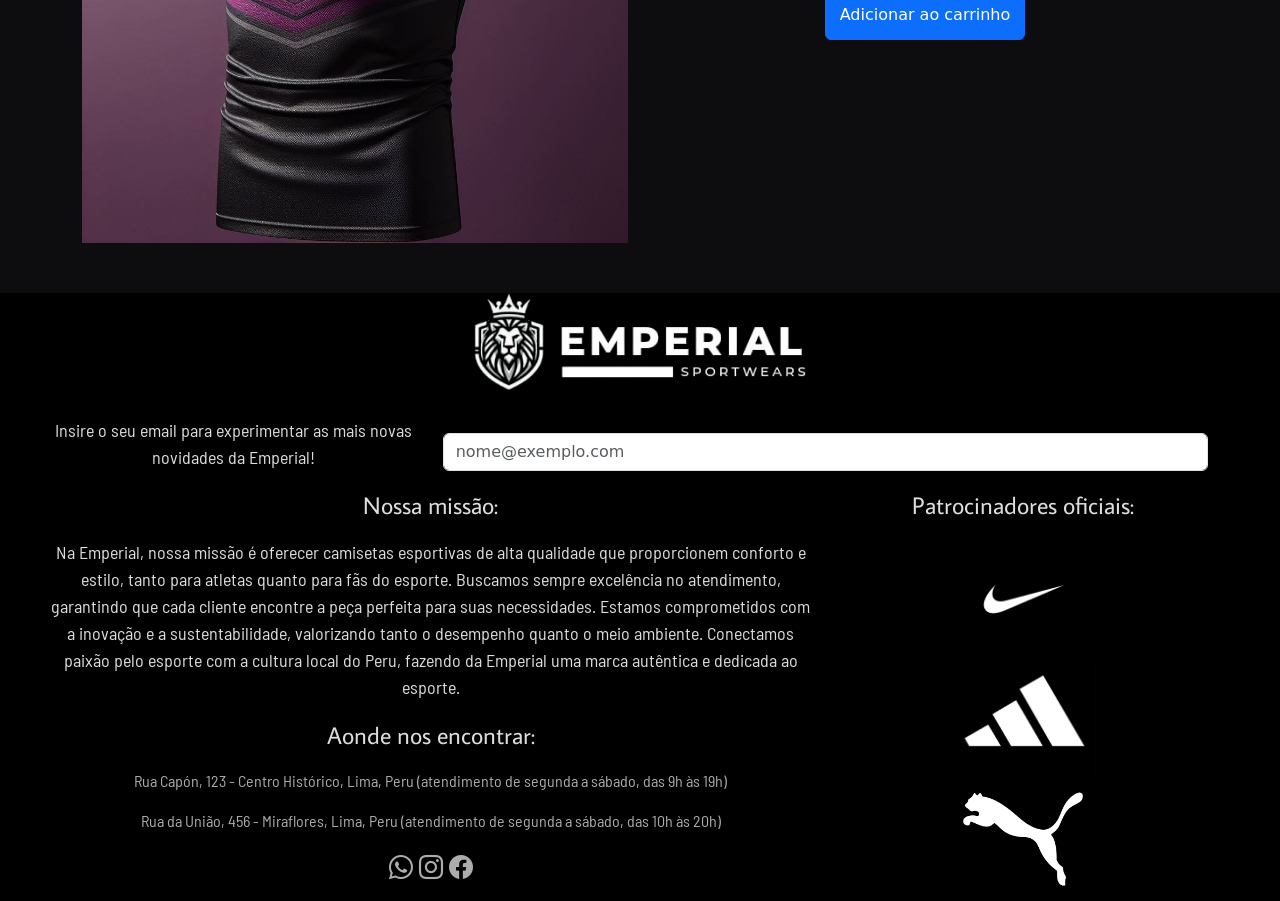
<file: polo.html>
<!doctype html>
<html lang="pt-br">

<head>
  <title>Polo</title>
  <!-- Required meta tags -->
  <meta charset="utf-8" />
  <meta name="viewport" content="width=device-width, initial-scale=1, shrink-to-fit=no" />

  <!-- Bootstrap CSS v5.2.1 -->
  <link href="https://cdn.jsdelivr.net/npm/bootstrap@5.3.2/dist/css/bootstrap.min.css" rel="stylesheet"
    integrity="sha384-T3c6CoIi6uLrA9TneNEoa7RxnatzjcDSCmG1MXxSR1GAsXEV/Dwwykc2MPK8M2HN" crossorigin="anonymous" />

  <link rel="stylesheet" type="text/css" href="styles.css" />

  <link rel="preconnect" href="https://fonts.googleapis.com">


</head>

<body>
  <header>
    <!--Navbar-->

    <nav class="navbar navbar-dark navbar-expand-lg bg-body-tertiary" style="padding: 0%;">
      <div class="navbar-bg container-fluid" style="height: 75px;">

        <!--Imagem-->
        <a class="navbar-brand" href="index.html">
          <img src="./img/Logo-removebg-preview.png" alt="Bootstrap" width="250" height="50"
            style="object-fit: cover; padding-bottom: 1%;">
        </a>

        <!--Navbar collapse-->
        <button class="navbar-toggler" type="button" data-bs-toggle="collapse" data-bs-target="#navbarNavDropdown"
          aria-controls="navbarNavDropdown" aria-expanded="false" aria-label="Toggle navigation">
          <span class="navbar-toggler-icon"></span>
        </button>

        <!--navbar buttons-->
        <div class="collapse navbar-collapse" id="navbarNavDropdown">
          <ul class="navbar-nav nav-fill w-100">
            <li class="nav-item">
              <a class="nav-link" href="index.html">HOME</a>
            </li>

            <li class="nav-item align-middle">
              <a class="nav-link" href="./sobrenos.html">SOBRE NÓS</a>
            </li>

            <li class="nav-item">
              <a class="nav-link" href="premium.html">PREMIUM</a>
            </li>

            <li class="nav-item">
              <a class="nav-link" href="time.html">TIME</a>
            </li>

            <li class="nav-item">
              <a class="nav-link active" aria-current="page" href="#">POLO</a>
            </li>

            <li class="nav-item dropdown d-flex flex-column align-items-center">
              <a class="nav-link dropdown-toggle" href="#" role="button" data-bs-toggle="dropdown"
                aria-expanded="false">
                <img src="./img/2-bandeira-do-brasil.webp" alt="Bootstrap" width="100px" height="60px"
                  style="object-fit: cover; padding: auto;">
              </a>
              <ul class="dropdown-menu" style="left: unset !important; margin-right: 7%;">
                <li><a class="dropdown-item" href="./polo-ing.html"> <img src="./img/Flag_of_the_United_States.png"
                      width="100" height="60" style="object-fit: cover;"> </a></li>
                <li><a class="dropdown-item" href="./polo-esp.html"> <img src="./img/Flag_of_Mexico.svg.png" width="100"
                      height="60" style="object-fit: cover;"> </a></li>
                <li><a class="dropdown-item" href="#"> <img src="./img/2-bandeira-do-brasil.webp" width="100"
                      height="60" style="object-fit: cover;"> </a></li>
              </ul>
            </li>

          </ul>
        </div>

      </div>
    </nav>

  </header>
  <main>

    <div class="container text-center">
      <div class="row compras">
        <div class="col-sm">
          <img src="./img/Polo.jfif" class="img-fluid" style="margin-top: 10px; margin-bottom: 50px;">
        </div>
        <div class="col">
          <div class="col" style="font-size: 50px; color: white; margin-top: 3%;">
            Polo Versão 1
          </div>
          <div class="col" style="font-size: 50px; color: white;  margin-top: 10%;">
            59,99 R$
          </div>
          <div class="col">
            <!-- Button trigger modal -->
            <button type="button" class="btn btn-primary" data-bs-toggle="modal" data-bs-target="#staticBackdrop"
              style="margin-top: 15%; width: 200px; height: 50px;">
              Adicionar ao carrinho
            </button>

            <!-- Modal -->
            <div class="modal fade" id="staticBackdrop" data-bs-backdrop="static" data-bs-keyboard="false" tabindex="-1"
              aria-labelledby="staticBackdropLabel" aria-hidden="true">
              <div class="modal-dialog">
                <div class="modal-content">
                  <div class="modal-header">
                    <h1 class="modal-title fs-5" id="staticBackdropLabel">Parabéns</h1>
                    <button type="button" class="btn-close" data-bs-dismiss="modal" aria-label="Close"></button>
                  </div>
                  <div class="modal-body">
                    Produto adicionado ao carrinho com sucesso
                  </div>
                  <div class="modal-footer">
                    <button type="button" class="btn btn-secondary" data-bs-dismiss="modal">Entendido</button>
                  </div>
                </div>
              </div>
            </div>
          </div>
        </div>
      </div>
    </div>
    </div>

    <div class="container text-center">
      <div class="row compras">
        <div class="col-sm">
          <img src="./img/Polo2.jfif" class="img-fluid" style="margin-top: 10px; margin-bottom: 50px;">
        </div>
        <div class="col">
          <div class="col" style="font-size: 50px; color: white; margin-top: 3%;">
            Polo Versão 2
          </div>
          <div class="col" style="font-size: 50px; color: white; margin-top: 10%;">
            199,99 R$
          </div>
          <div class="col">
            <!-- Button trigger modal -->
            <button type="button" class="btn btn-primary" data-bs-toggle="modal" data-bs-target="#staticBackdrop"
              style="margin-top: 15%; width: 200px; height: 50px;">
              Adicionar ao carrinho
            </button>

            <!-- Modal -->
            <div class="modal fade" id="staticBackdrop" data-bs-backdrop="static" data-bs-keyboard="false" tabindex="-1"
              aria-labelledby="staticBackdropLabel" aria-hidden="true">
              <div class="modal-dialog">
                <div class="modal-content">
                  <div class="modal-header">
                    <h1 class="modal-title fs-5" id="staticBackdropLabel">Parabéns</h1>
                    <button type="button" class="btn-close" data-bs-dismiss="modal" aria-label="Close"></button>
                  </div>
                  <div class="modal-body">
                    Produto adicionado ao carrinho com sucesso
                  </div>
                  <div class="modal-footer">
                    <button type="button" class="btn btn-secondary" data-bs-dismiss="modal">Entendido</button>
                  </div>
                </div>
              </div>
            </div>
          </div>
        </div>
      </div>
    </div>
    </div>

    <div class="container text-center">
      <div class="row compras">
        <div class="col-sm">
          <img src="./img/Polo3.jfif" class="img-fluid" style="margin-top: 10px; margin-bottom: 50px;">
        </div>
        <div class="col">
          <div class="col" style="font-size: 50px; color: white; margin-top: 3%;">
            Polo Versão 3
          </div>
          <div class="col" style="font-size: 50px; color: white;  margin-top: 10%;">
            99,99 R$
          </div>
          <div class="col">
            <!-- Button trigger modal -->
            <button type="button" class="btn btn-primary" data-bs-toggle="modal" data-bs-target="#staticBackdrop"
              style="margin-top: 15%; width: 200px; height: 50px;">
              Adicionar ao carrinho
            </button>

            <!-- Modal -->
            <div class="modal fade" id="staticBackdrop" data-bs-backdrop="static" data-bs-keyboard="false" tabindex="-1"
              aria-labelledby="staticBackdropLabel" aria-hidden="true">
              <div class="modal-dialog">
                <div class="modal-content">
                  <div class="modal-header">
                    <h1 class="modal-title fs-5" id="staticBackdropLabel">Parabéns</h1>
                    <button type="button" class="btn-close" data-bs-dismiss="modal" aria-label="Close"></button>
                  </div>
                  <div class="modal-body">
                    Produto adicionado ao carrinho com sucesso
                  </div>
                  <div class="modal-footer">
                    <button type="button" class="btn btn-secondary" data-bs-dismiss="modal">Entendido</button>
                  </div>
                </div>
              </div>
            </div>
          </div>
        </div>
      </div>
    </div>
    </div>

  </main>
  <footer>
    <div style="width: 100%; background-color: black;" class="">
      <div class="justify-content-center" style="margin-left: 37%; margin-right: 37%; margin-bottom: 2%;">
        <img src="./img/Logo-removebg-preview - Copia.png" class="img-fluid mx-auto d-block">
      </div>
      <div style="width: 100%;" class="row px-5">
        <div class="col">
          <p class="fonte3" style="text-align: center;">Insire o seu email para experimentar as mais novas novidades da Emperial!</p>
        </div>
        <div class="col-sm-8 my-auto">
          <input type="email" class="form-control" id="exampleFormControlInput1" placeholder="nome@exemplo.com">
        </div>
      </div>
      <div class="row px-5" style="width: 100%; height: 100%;">
        <div class="col-sm-8">
          <p class="fonte2" style="text-align: center;">Nossa missão:</p>
          <p class="fonte3" style="text-align: center;">Na Emperial, nossa missão é oferecer camisetas esportivas de alta qualidade que proporcionem conforto e estilo, tanto para atletas quanto para fãs do esporte.
            Buscamos sempre excelência no atendimento, garantindo que cada cliente encontre a peça perfeita para suas necessidades.
            Estamos comprometidos com a inovação e a sustentabilidade, valorizando tanto o desempenho quanto o meio ambiente.
            Conectamos paixão pelo esporte com a cultura local do Peru, fazendo da Emperial uma marca autêntica e dedicada ao esporte.
          </p>
          <p class="fonte2" style="text-align: center;">Aonde nos encontrar:</p>
          <p class="fonte4" style="text-align: center;">Rua Capón, 123 - Centro Histórico, Lima, Peru
            (atendimento de segunda a sábado, das 9h às 19h)
          </p>
          <p class="fonte4" style="text-align: center;">Rua da União, 456 - Miraflores, Lima, Peru
            (atendimento de segunda a sábado, das 10h às 20h)
          </p>
          <p class="fonte2" style="text-align: center;"><i class="bi bi-whatsapp"></i> <i class="bi bi-instagram"></i> <i class="bi bi-facebook"></i></p>
        </div>
        <div class="col">
          <p class="fonte2" style="text-align: center;">Patrocinadores oficiais:</p>
          <div>
            <img src="./img/Patrocinadores/Nike.png" class="img-fluid d-block mx-auto" style="height: 120px;">
            <img src="./img/Patrocinadores/Adidas.jpg" class="img-fluid d-block mx-auto" style="height: 120px;">
            <img src="./img/Patrocinadores/Puma.png" class="img-fluid d-block mx-auto" style="max-height: 120px;">
          </div>
        </div>
      </div>
    </div>
  </footer>
  <!-- Bootstrap JavaScript Libraries -->
  <script src="https://cdn.jsdelivr.net/npm/@popperjs/core@2.11.8/dist/umd/popper.min.js"
    integrity="sha384-I7E8VVD/ismYTF4hNIPjVp/Zjvgyol6VFvRkX/vR+Vc4jQkC+hVqc2pM8ODewa9r"
    crossorigin="anonymous"></script>

  <script src="https://cdn.jsdelivr.net/npm/bootstrap@5.3.2/dist/js/bootstrap.min.js"
    integrity="sha384-BBtl+eGJRgqQAUMxJ7pMwbEyER4l1g+O15P+16Ep7Q9Q+zqX6gSbd85u4mG4QzX+"
    crossorigin="anonymous"></script>
</body>

</html>
</file>
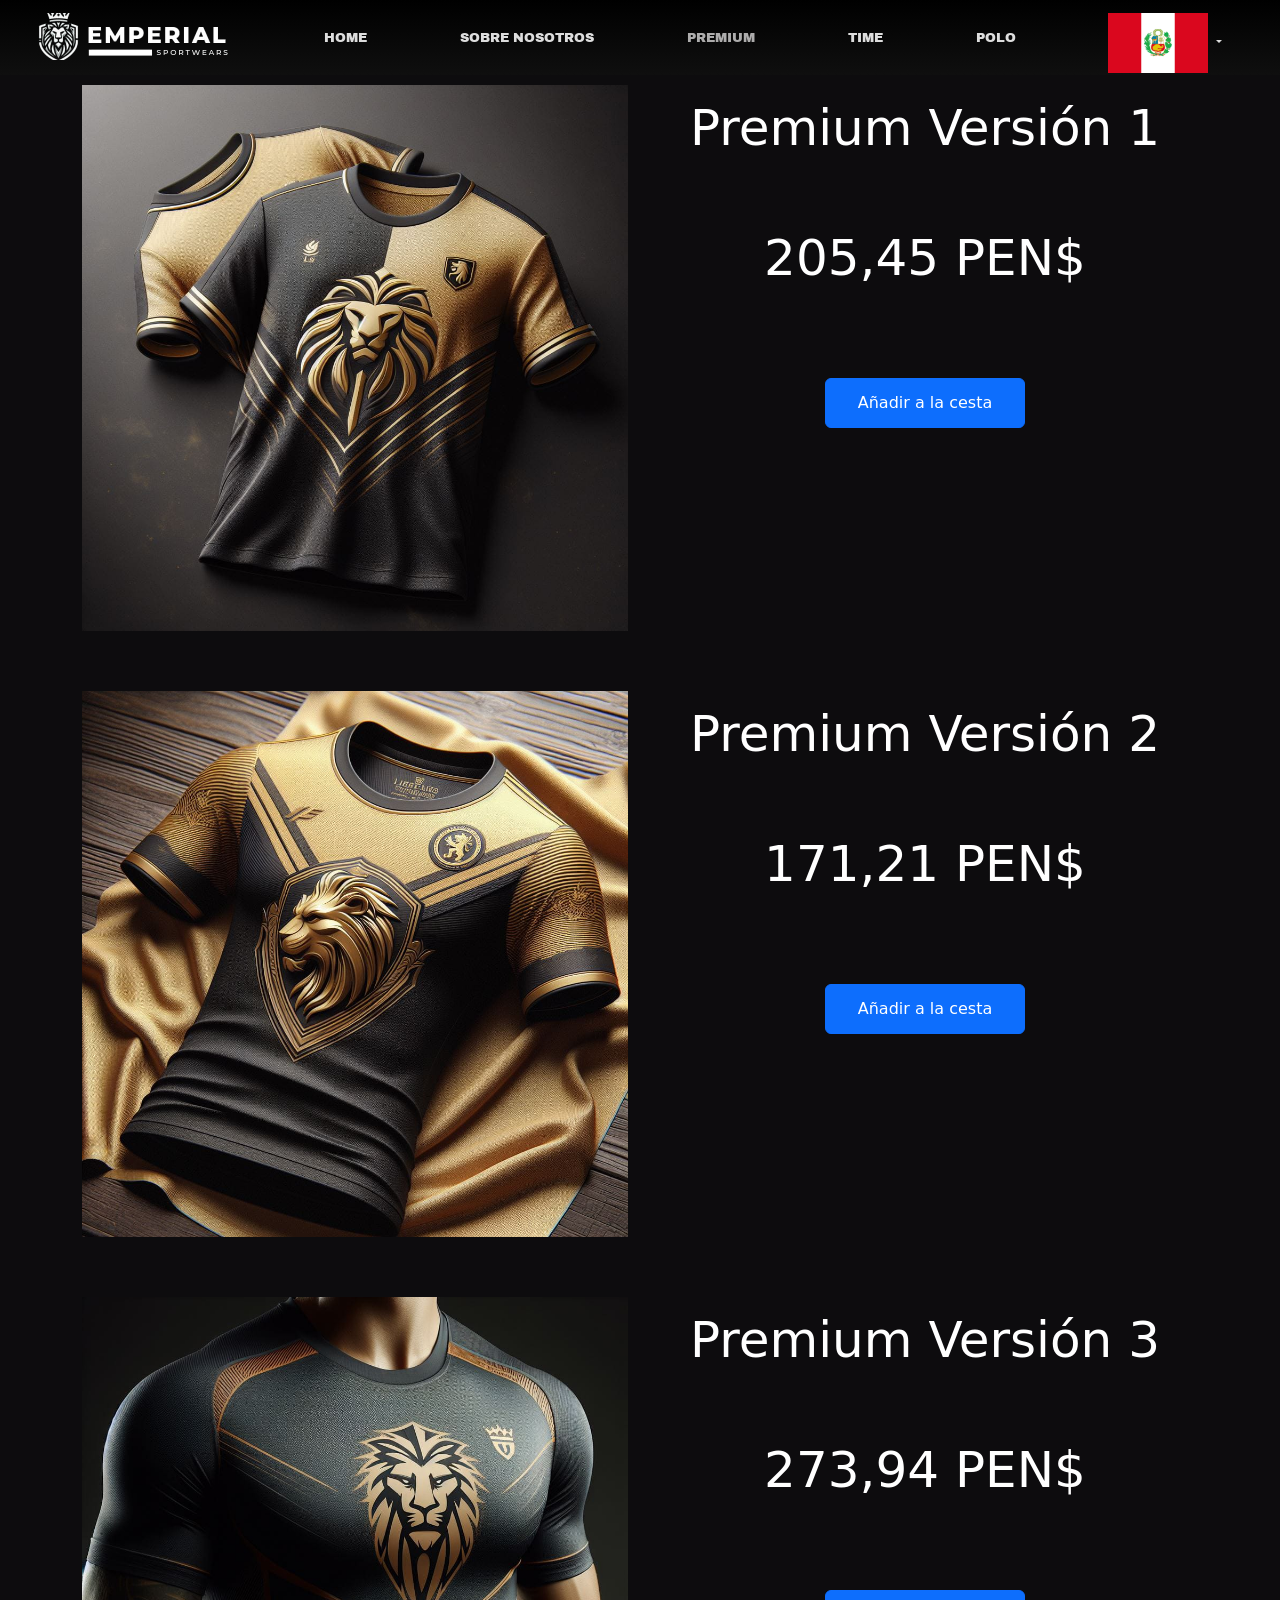
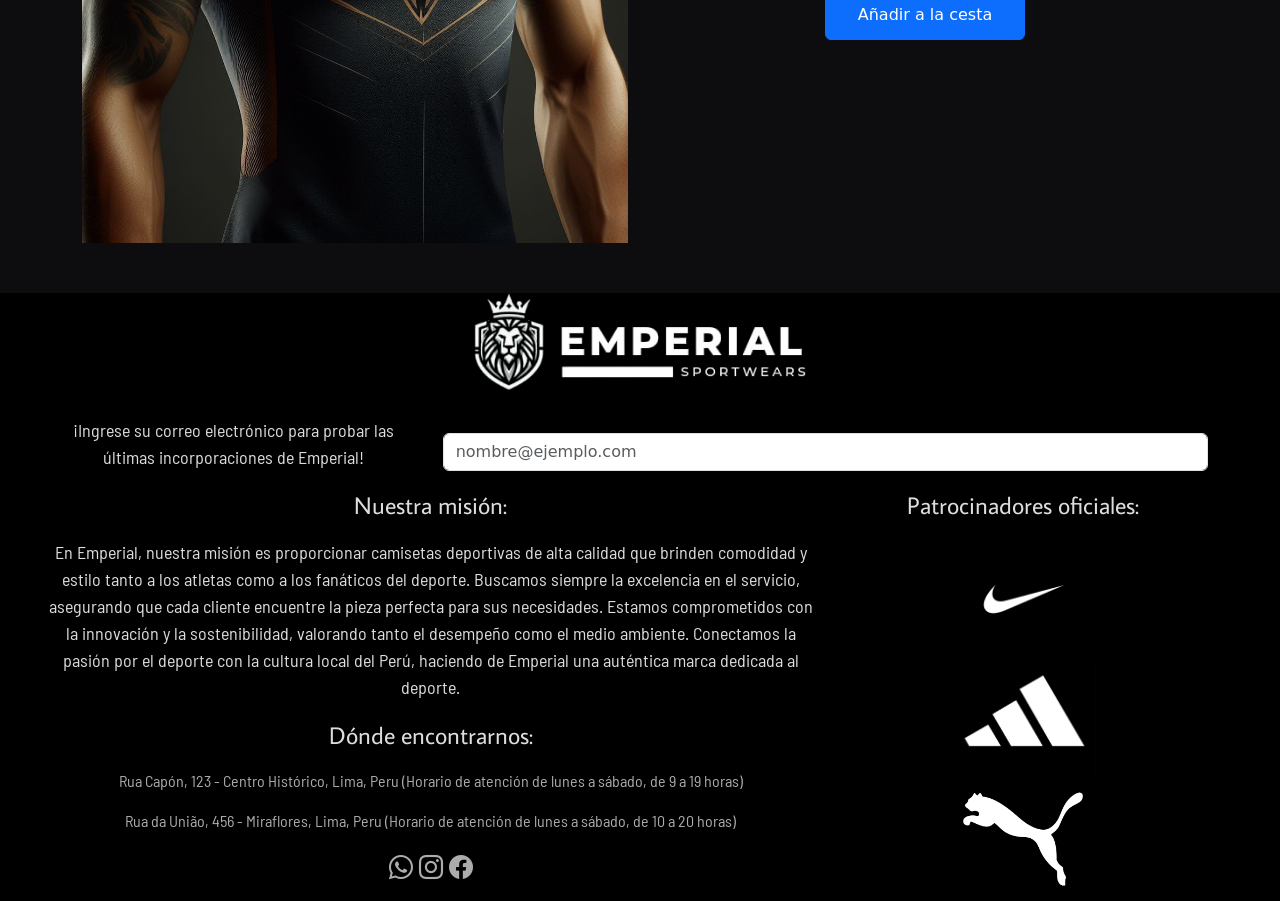
<file: premium-esp.html>
<!doctype html>
<html lang="pt-br">

<head>
  <title>Premium</title>
  <!-- Required meta tags -->
  <meta charset="utf-8" />
  <meta name="viewport" content="width=device-width, initial-scale=1, shrink-to-fit=no" />

  <!-- Bootstrap CSS v5.2.1 -->
  <link href="https://cdn.jsdelivr.net/npm/bootstrap@5.3.2/dist/css/bootstrap.min.css" rel="stylesheet"
    integrity="sha384-T3c6CoIi6uLrA9TneNEoa7RxnatzjcDSCmG1MXxSR1GAsXEV/Dwwykc2MPK8M2HN" crossorigin="anonymous" />

  <link rel="stylesheet" type="text/css" href="styles.css" />

  <link rel="preconnect" href="https://fonts.googleapis.com">


</head>

<body>
  <header>
    <!--Navbar-->

    <nav class="navbar navbar-dark navbar-expand-lg bg-body-tertiary" style="padding: 0%;">
      <div class="navbar-bg container-fluid" style="height: 75px;">

        <!--Imagem-->
        <a class="navbar-brand" href="index.html">
          <img src="./img/Logo-removebg-preview.png" alt="Bootstrap" width="250" height="50"
            style="object-fit: cover; padding-bottom: 1%;">
        </a>

        <!--Navbar collapse-->
        <button class="navbar-toggler" type="button" data-bs-toggle="collapse" data-bs-target="#navbarNavDropdown"
          aria-controls="navbarNavDropdown" aria-expanded="false" aria-label="Toggle navigation">
          <span class="navbar-toggler-icon"></span>
        </button>

        <!--navbar buttons-->
        <div class="collapse navbar-collapse" id="navbarNavDropdown">
          <ul class="navbar-nav nav-fill w-100">
            <li class="nav-item">
              <a class="nav-link" href="index-esp.html">HOME</a>
            </li>

            <li class="nav-item align-middle">
              <a class="nav-link" href="./sobrenos-esp.html">SOBRE NOSOTROS</a>
            </li>

            <li class="nav-item">
              <a class="nav-link active" aria-current="page" href="#">PREMIUM</a>
            </li>

            <li class="nav-item">
              <a class="nav-link" href="time-esp.html">TIME</a>
            </li>

            <li class="nav-item">
              <a class="nav-link" href="./polo-esp.html">POLO</a>
            </li>

            <li class="nav-item dropdown d-flex flex-column align-items-center">
              <a class="nav-link dropdown-toggle" href="#" role="button" data-bs-toggle="dropdown"
                aria-expanded="false">
                <img src="./img/Flag_of_Mexico.svg.png" alt="Bootstrap" width="100px" height="60px"
                  style="object-fit: cover; padding: auto;">
              </a>
              <ul class="dropdown-menu" style="left: unset !important; margin-right: 7%;">
                <li><a class="dropdown-item" href="./premium-ing.html"> <img src="./img/Flag_of_the_United_States.png"
                      width="100" height="60" style="object-fit: cover;"> </a></li>
                <li><a class="dropdown-item" href="#"> <img src="./img/Flag_of_Mexico.svg.png" width="100" height="60"
                      style="object-fit: cover;"> </a></li>
                <li><a class="dropdown-item" href="./premium.html"> <img src="./img/2-bandeira-do-brasil.webp"
                      width="100" height="60" style="object-fit: cover;"> </a></li>
              </ul>
            </li>

          </ul>
        </div>

      </div>
    </nav>

  </header>
  <main>

    <div class="container text-center">
      <div class="row compras">
        <div class="col-sm">
          <img src="./img/Premium.jpg" class="img-fluid" style="margin-top: 10px; margin-bottom: 50px;">
        </div>
        <div class="col">
          <div class="col" style="font-size: 50px; color: white; margin-top: 3%;">
            Premium Versión 1
          </div>
          <div class="col" style="font-size: 50px; color: white;  margin-top: 10%;">
            205,45 PEN$
          </div>
          <div class="col">
            <!-- Button trigger modal -->
            <button type="button" class="btn btn-primary" data-bs-toggle="modal" data-bs-target="#staticBackdrop"
              style="margin-top: 15%; width: 200px; height: 50px;">
              Añadir a la cesta
            </button>

            <!-- Modal -->
            <div class="modal fade" id="staticBackdrop" data-bs-backdrop="static" data-bs-keyboard="false" tabindex="-1"
              aria-labelledby="staticBackdropLabel" aria-hidden="true">
              <div class="modal-dialog">
                <div class="modal-content">
                  <div class="modal-header">
                    <h1 class="modal-title fs-5" id="staticBackdropLabel">Felicidades</h1>
                    <button type="button" class="btn-close" data-bs-dismiss="modal" aria-label="Close"></button>
                  </div>
                  <div class="modal-body">
                    Producto añadido al carrito con éxito.
                  </div>
                  <div class="modal-footer">
                    <button type="button" class="btn btn-secondary" data-bs-dismiss="modal">Comprendido</button>
                  </div>
                </div>
              </div>
            </div>
          </div>
        </div>
      </div>
    </div>
    </div>

    <div class="container text-center">
      <div class="row compras">
        <div class="col-sm">
          <img src="./img/Premium2.jpg" class="img-fluid" style="margin-top: 10px; margin-bottom: 50px;">
        </div>
        <div class="col">
          <div class="col" style="font-size: 50px; color: white; margin-top: 3%;">
            Premium Versión 2
          </div>
          <div class="col" style="font-size: 50px; color: white; margin-top: 10%;">
            171,21 PEN$
          </div>
          <div class="col">
            <!-- Button trigger modal -->
            <button type="button" class="btn btn-primary" data-bs-toggle="modal" data-bs-target="#staticBackdrop"
              style="margin-top: 15%; width: 200px; height: 50px;">
              Añadir a la cesta
            </button>

            <!-- Modal -->
            <div class="modal fade" id="staticBackdrop" data-bs-backdrop="static" data-bs-keyboard="false" tabindex="-1"
              aria-labelledby="staticBackdropLabel" aria-hidden="true">
              <div class="modal-dialog">
                <div class="modal-content">
                  <div class="modal-header">
                    <h1 class="modal-title fs-5" id="staticBackdropLabel">Felicidades</h1>
                    <button type="button" class="btn-close" data-bs-dismiss="modal" aria-label="Close"></button>
                  </div>
                  <div class="modal-body">
                    Producto añadido al carrito con éxito.
                  </div>
                  <div class="modal-footer">
                    <button type="button" class="btn btn-secondary" data-bs-dismiss="modal">Comprendido</button>
                  </div>
                </div>
              </div>
            </div>
          </div>
        </div>
      </div>
    </div>
    </div>

    <div class="container text-center">
      <div class="row compras">
        <div class="col-sm">
          <img src="./img/Premium3.jpg" class="img-fluid" style="margin-top: 10px; margin-bottom: 50px;">
        </div>
        <div class="col">
          <div class="col" style="font-size: 50px; color: white; margin-top: 3%;">
            Premium Versión 3
          </div>
          <div class="col" style="font-size: 50px; color: white;  margin-top: 10%;">
            273,94 PEN$
          </div>
          <div class="col">
            <!-- Button trigger modal -->
            <button type="button" class="btn btn-primary" data-bs-toggle="modal" data-bs-target="#staticBackdrop"
              style="margin-top: 15%; width: 200px; height: 50px;">
              Añadir a la cesta
            </button>

            <!-- Modal -->
            <div class="modal fade" id="staticBackdrop" data-bs-backdrop="static" data-bs-keyboard="false" tabindex="-1"
              aria-labelledby="staticBackdropLabel" aria-hidden="true">
              <div class="modal-dialog">
                <div class="modal-content">
                  <div class="modal-header">
                    <h1 class="modal-title fs-5" id="staticBackdropLabel">Felicidades</h1>
                    <button type="button" class="btn-close" data-bs-dismiss="modal" aria-label="Close"></button>
                  </div>
                  <div class="modal-body">
                    Producto añadido al carrito con éxito.
                  </div>
                  <div class="modal-footer">
                    <button type="button" class="btn btn-secondary" data-bs-dismiss="modal">Comprendido</button>
                  </div>
                </div>
              </div>
            </div>
          </div>
        </div>
      </div>
    </div>
    </div>

  </main>
  <footer>
    <div style="width: 100%; background-color: black;" class="">
      <div class="justify-content-center" style="margin-left: 37%; margin-right: 37%; margin-bottom: 2%;">
        <img src="./img/Logo-removebg-preview - Copia.png" class="img-fluid mx-auto d-block">
      </div>
      <div style="width: 100%;" class="row px-5">
        <div class="col">
          <p class="fonte3" style="text-align: center;">¡Ingrese su correo electrónico para probar las últimas incorporaciones de Emperial!</p>
        </div>
        <div class="col-sm-8 my-auto">
          <input type="email" class="form-control" id="exampleFormControlInput1" placeholder="nombre@ejemplo.com">
        </div>
      </div>
      <div class="row px-5" style="width: 100%; height: 100%;">
        <div class="col-sm-8">
          <p class="fonte2" style="text-align: center;">Nuestra misión:</p>
          <p class="fonte3" style="text-align: center;">En Emperial, nuestra misión es proporcionar camisetas deportivas de alta calidad que brinden comodidad y estilo tanto a los atletas como a los fanáticos del deporte.
            Buscamos siempre la excelencia en el servicio, asegurando que cada cliente encuentre la pieza perfecta para sus necesidades.
            Estamos comprometidos con la innovación y la sostenibilidad, valorando tanto el desempeño como el medio ambiente.
            Conectamos la pasión por el deporte con la cultura local del Perú, haciendo de Emperial una auténtica marca dedicada al deporte.
          </p>
          <p class="fonte2" style="text-align: center;">Dónde encontrarnos:</p>
          <p class="fonte4" style="text-align: center;">Rua Capón, 123 - Centro Histórico, Lima, Peru
            (Horario de atención de lunes a sábado, de 9 a 19 horas)
          </p>
          <p class="fonte4" style="text-align: center;">Rua da União, 456 - Miraflores, Lima, Peru
            (Horario de atención de lunes a sábado, de 10 a 20 horas)
          </p>
          <p class="fonte2" style="text-align: center;"><i class="bi bi-whatsapp"></i> <i class="bi bi-instagram"></i> <i class="bi bi-facebook"></i></p>
        </div>
        <div class="col">
          <p class="fonte2" style="text-align: center;">Patrocinadores oficiales:</p>
          <div>
            <img src="./img/Patrocinadores/Nike.png" class="img-fluid d-block mx-auto" style="height: 120px;">
            <img src="./img/Patrocinadores/Adidas.jpg" class="img-fluid d-block mx-auto" style="height: 120px;">
            <img src="./img/Patrocinadores/Puma.png" class="img-fluid d-block mx-auto" style="max-height: 120px;">
          </div>
        </div>
      </div>
    </div>
  </footer>
  <!-- Bootstrap JavaScript Libraries -->
  <script src="https://cdn.jsdelivr.net/npm/@popperjs/core@2.11.8/dist/umd/popper.min.js"
    integrity="sha384-I7E8VVD/ismYTF4hNIPjVp/Zjvgyol6VFvRkX/vR+Vc4jQkC+hVqc2pM8ODewa9r"
    crossorigin="anonymous"></script>

  <script src="https://cdn.jsdelivr.net/npm/bootstrap@5.3.2/dist/js/bootstrap.min.js"
    integrity="sha384-BBtl+eGJRgqQAUMxJ7pMwbEyER4l1g+O15P+16Ep7Q9Q+zqX6gSbd85u4mG4QzX+"
    crossorigin="anonymous"></script>
</body>

</html>
</file>
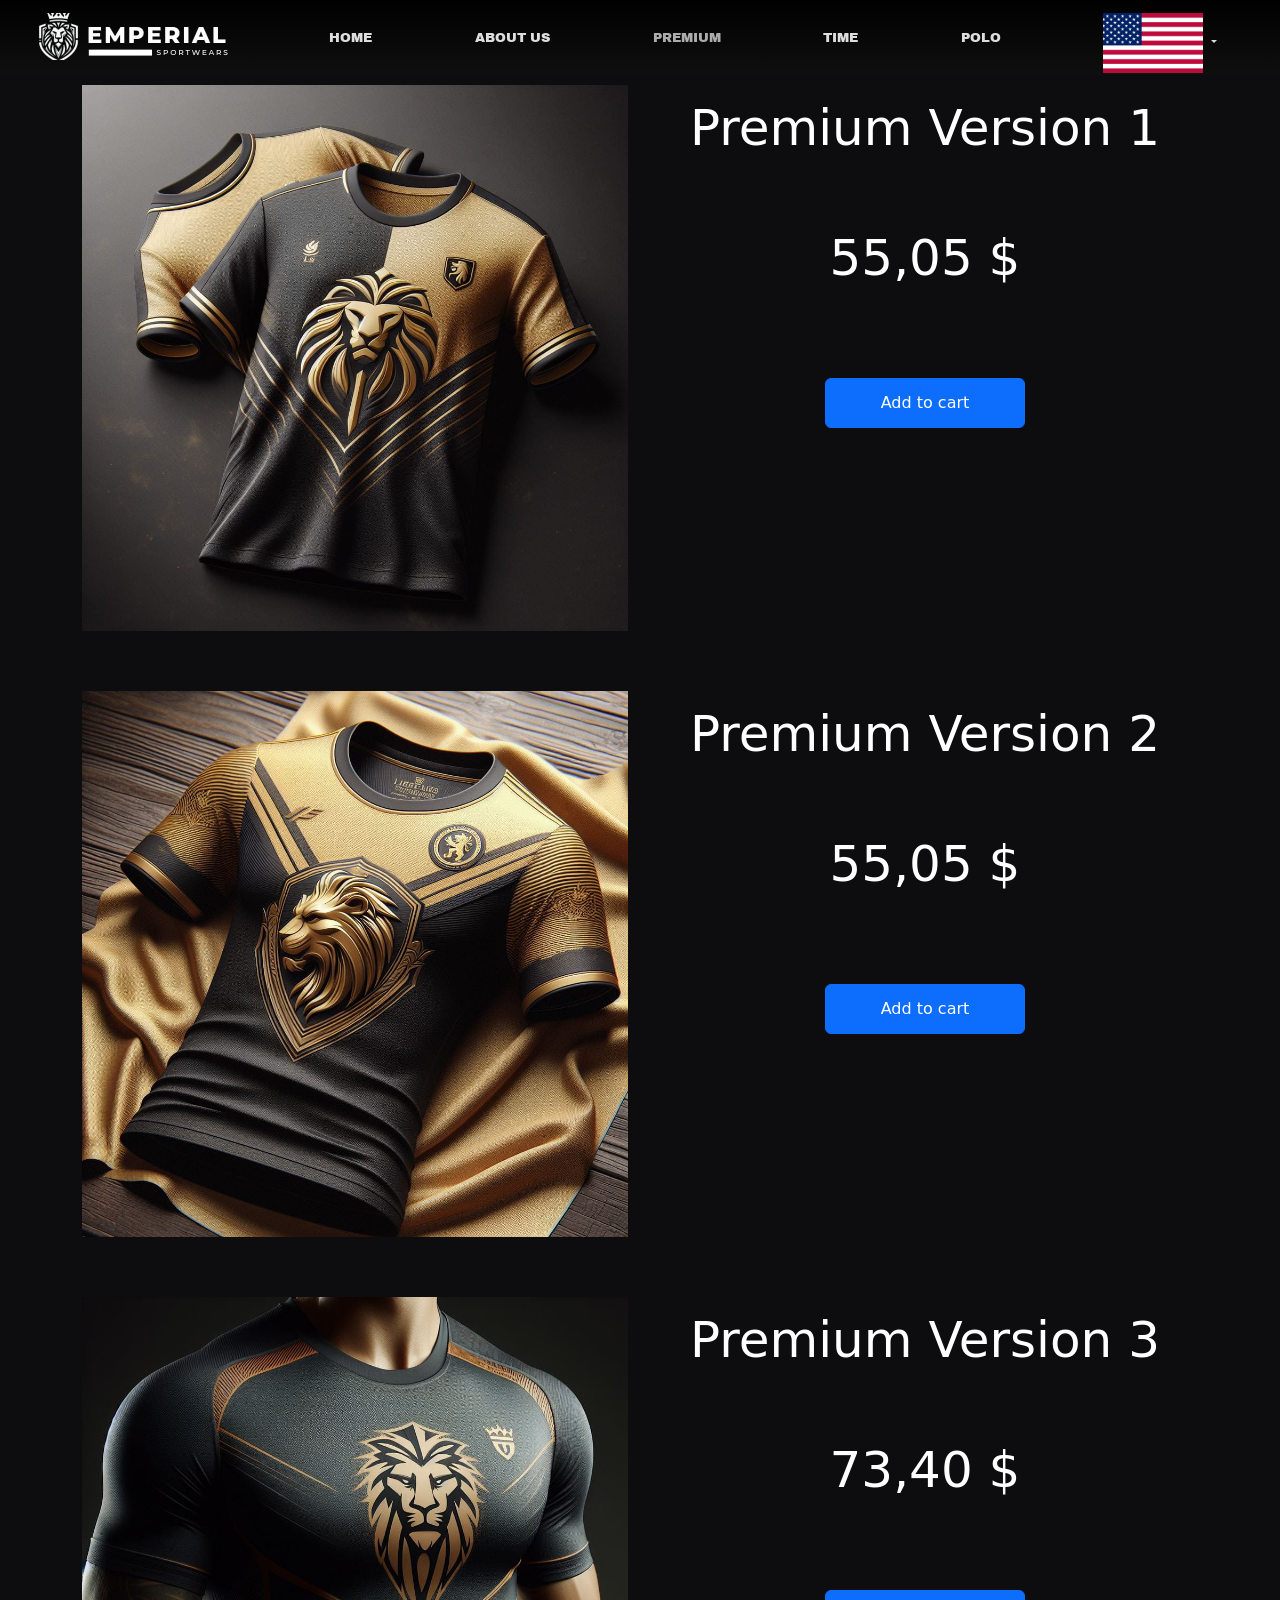
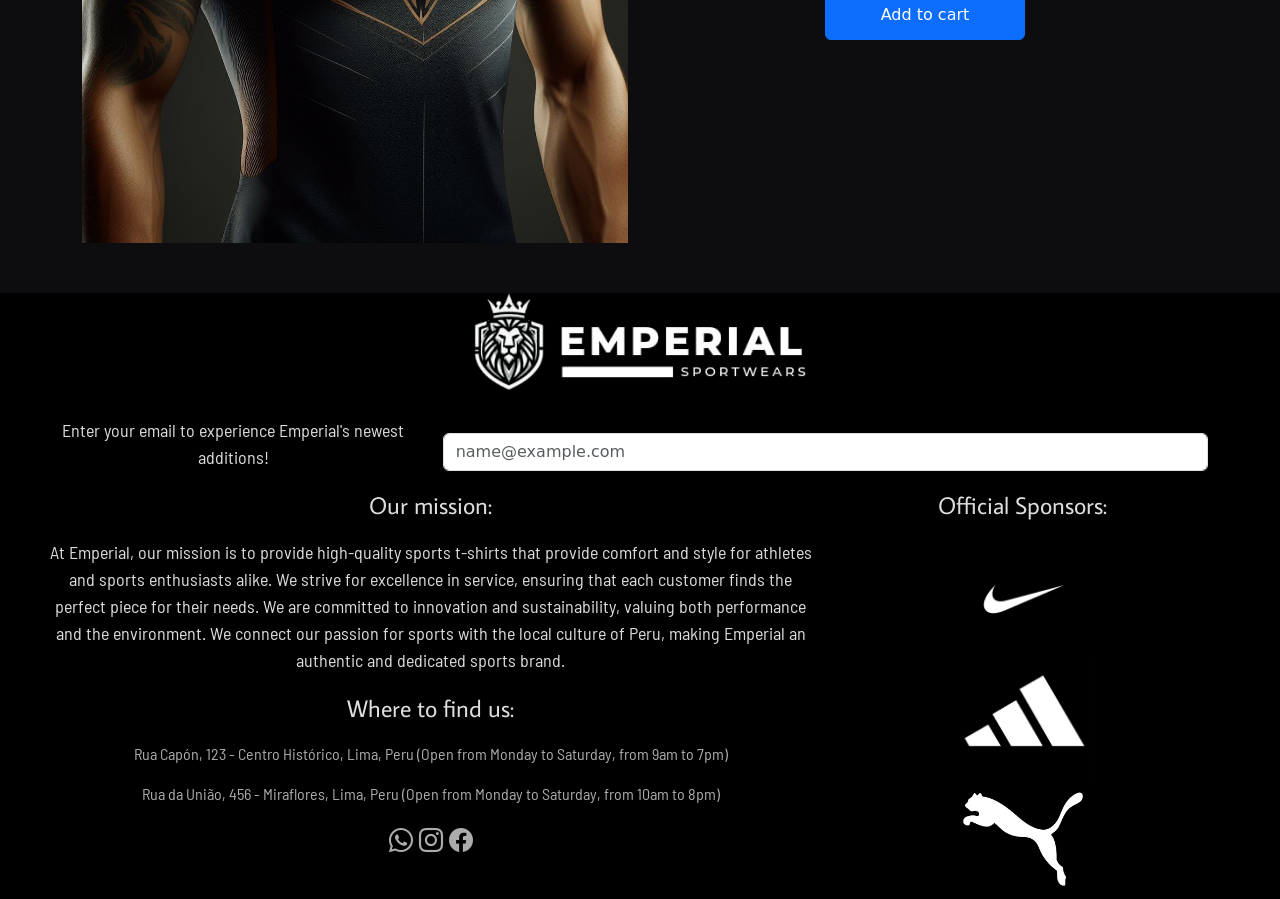
<file: premium-ing.html>
<!doctype html>
<html lang="pt-br">

<head>
  <title>Premium</title>
  <!-- Required meta tags -->
  <meta charset="utf-8" />
  <meta name="viewport" content="width=device-width, initial-scale=1, shrink-to-fit=no" />

  <!-- Bootstrap CSS v5.2.1 -->
  <link href="https://cdn.jsdelivr.net/npm/bootstrap@5.3.2/dist/css/bootstrap.min.css" rel="stylesheet"
    integrity="sha384-T3c6CoIi6uLrA9TneNEoa7RxnatzjcDSCmG1MXxSR1GAsXEV/Dwwykc2MPK8M2HN" crossorigin="anonymous" />

  <link rel="stylesheet" type="text/css" href="styles.css" />

  <link rel="preconnect" href="https://fonts.googleapis.com">


</head>

<body>
  <header>
    <!--Navbar-->

    <nav class="navbar navbar-dark navbar-expand-lg bg-body-tertiary" style="padding: 0%;">
      <div class="navbar-bg container-fluid" style="height: 75px;">

        <!--Imagem-->
        <a class="navbar-brand" href="index.html">
          <img src="./img/Logo-removebg-preview.png" alt="Bootstrap" width="250" height="50"
            style="object-fit: cover; padding-bottom: 1%;">
        </a>

        <!--Navbar collapse-->
        <button class="navbar-toggler" type="button" data-bs-toggle="collapse" data-bs-target="#navbarNavDropdown"
          aria-controls="navbarNavDropdown" aria-expanded="false" aria-label="Toggle navigation">
          <span class="navbar-toggler-icon"></span>
        </button>

        <!--navbar buttons-->
        <div class="collapse navbar-collapse" id="navbarNavDropdown">
          <ul class="navbar-nav nav-fill w-100">
            <li class="nav-item">
              <a class="nav-link" href="index-ing.html">HOME</a>
            </li>

            <li class="nav-item align-middle">
              <a class="nav-link" href="./sobrenos-ing.html">ABOUT US</a>
            </li>

            <li class="nav-item">
              <a class="nav-link active" aria-current="page" href="#">PREMIUM</a>
            </li>

            <li class="nav-item">
              <a class="nav-link" href="time-ing.html">TIME</a>
            </li>

            <li class="nav-item">
              <a class="nav-link" href="./polo-ing.html">POLO</a>
            </li>

            <li class="nav-item dropdown d-flex flex-column align-items-center">
              <a class="nav-link dropdown-toggle" href="#" role="button" data-bs-toggle="dropdown"
                aria-expanded="false">
                <img src="./img/Flag_of_the_United_States.png" alt="Bootstrap" width="100px" height="60px"
                  style="object-fit: cover; padding: auto;">
              </a>
              <ul class="dropdown-menu" style="left: unset !important; margin-right: 7%;">
                <li><a class="dropdown-item" href="#"> <img src="./img/Flag_of_the_United_States.png" width="100"
                      height="60" style="object-fit: cover;"> </a></li>
                <li><a class="dropdown-item" href="./premium-esp.html"> <img src="./img/Flag_of_Mexico.svg.png"
                      width="100" height="60" style="object-fit: cover;"> </a></li>
                <li><a class="dropdown-item" href="./premium.html"> <img src="./img/2-bandeira-do-brasil.webp"
                      width="100" height="60" style="object-fit: cover;"> </a></li>
              </ul>
            </li>

          </ul>
        </div>

      </div>
    </nav>

  </header>
  <main>

    <div class="container text-center">
      <div class="row compras">
        <div class="col-sm">
          <img src="./img/Premium.jpg" class="img-fluid" style="margin-top: 10px; margin-bottom: 50px;">
        </div>
        <div class="col">
          <div class="col" style="font-size: 50px; color: white; margin-top: 3%;">
            Premium Version 1
          </div>
          <div class="col" style="font-size: 50px; color: white;  margin-top: 10%;">
            55,05 $
          </div>
          <div class="col">
            <!-- Button trigger modal -->
            <button type="button" class="btn btn-primary" data-bs-toggle="modal" data-bs-target="#staticBackdrop"
              style="margin-top: 15%; width: 200px; height: 50px;">
              Add to cart
            </button>

            <!-- Modal -->
            <div class="modal fade" id="staticBackdrop" data-bs-backdrop="static" data-bs-keyboard="false" tabindex="-1"
              aria-labelledby="staticBackdropLabel" aria-hidden="true">
              <div class="modal-dialog">
                <div class="modal-content">
                  <div class="modal-header">
                    <h1 class="modal-title fs-5" id="staticBackdropLabel">Congratulations</h1>
                    <button type="button" class="btn-close" data-bs-dismiss="modal" aria-label="Close"></button>
                  </div>
                  <div class="modal-body">
                    product added to cart successfully
                  </div>
                  <div class="modal-footer">
                    <button type="button" class="btn btn-secondary" data-bs-dismiss="modal">Accept</button>
                  </div>
                </div>
              </div>
            </div>
          </div>
        </div>
      </div>
    </div>
    </div>

    <div class="container text-center">
      <div class="row compras">
        <div class="col-sm">
          <img src="./img/Premium2.jpg" class="img-fluid" style="margin-top: 10px; margin-bottom: 50px;">
        </div>
        <div class="col">
          <div class="col" style="font-size: 50px; color: white; margin-top: 3%;">
            Premium Version 2
          </div>
          <div class="col" style="font-size: 50px; color: white; margin-top: 10%;">
            55,05 $
          </div>
          <div class="col">
            <!-- Button trigger modal -->
            <button type="button" class="btn btn-primary" data-bs-toggle="modal" data-bs-target="#staticBackdrop"
              style="margin-top: 15%; width: 200px; height: 50px;">
              Add to cart
            </button>

            <!-- Modal -->
            <div class="modal fade" id="staticBackdrop" data-bs-backdrop="static" data-bs-keyboard="false" tabindex="-1"
              aria-labelledby="staticBackdropLabel" aria-hidden="true">
              <div class="modal-dialog">
                <div class="modal-content">
                  <div class="modal-header">
                    <h1 class="modal-title fs-5" id="staticBackdropLabel">Congratulations</h1>
                    <button type="button" class="btn-close" data-bs-dismiss="modal" aria-label="Close"></button>
                  </div>
                  <div class="modal-body">
                    product added to cart successfully
                  </div>
                  <div class="modal-footer">
                    <button type="button" class="btn btn-secondary" data-bs-dismiss="modal">Accept</button>
                  </div>
                </div>
              </div>
            </div>
          </div>
        </div>
      </div>
    </div>
    </div>

    <div class="container text-center">
      <div class="row compras">
        <div class="col-sm">
          <img src="./img/Premium3.jpg" class="img-fluid" style="margin-top: 10px; margin-bottom: 50px;">
        </div>
        <div class="col">
          <div class="col" style="font-size: 50px; color: white; margin-top: 3%;">
            Premium Version 3
          </div>
          <div class="col" style="font-size: 50px; color: white;  margin-top: 10%;">
            73,40 $
          </div>
          <div class="col">
            <!-- Button trigger modal -->
            <button type="button" class="btn btn-primary" data-bs-toggle="modal" data-bs-target="#staticBackdrop"
              style="margin-top: 15%; width: 200px; height: 50px;">
              Add to cart
            </button>

            <!-- Modal -->
            <div class="modal fade" id="staticBackdrop" data-bs-backdrop="static" data-bs-keyboard="false" tabindex="-1"
              aria-labelledby="staticBackdropLabel" aria-hidden="true">
              <div class="modal-dialog">
                <div class="modal-content">
                  <div class="modal-header">
                    <h1 class="modal-title fs-5" id="staticBackdropLabel">Congratulations</h1>
                    <button type="button" class="btn-close" data-bs-dismiss="modal" aria-label="Close"></button>
                  </div>
                  <div class="modal-body">
                    product added to cart successfully
                  </div>
                  <div class="modal-footer">
                    <button type="button" class="btn btn-secondary" data-bs-dismiss="modal">Accept</button>
                  </div>
                </div>
              </div>
            </div>
          </div>
        </div>
      </div>
    </div>
    </div>

  </main>
  <footer>
    <div style="width: 100%; background-color: black;" class="">
      <div class="justify-content-center" style="margin-left: 37%; margin-right: 37%; margin-bottom: 2%;">
        <img src="./img/Logo-removebg-preview - Copia.png" class="img-fluid mx-auto d-block">
      </div>
      <div style="width: 100%;" class="row px-5">
        <div class="col">
          <p class="fonte3" style="text-align: center;">Enter your email to experience Emperial's newest additions!</p>
        </div>
        <div class="col-sm-8 my-auto">
          <input type="email" class="form-control" id="exampleFormControlInput1" placeholder="name@example.com">
        </div>
      </div>
      <div class="row px-5" style="width: 100%; height: 100%;">
        <div class="col-sm-8">
          <p class="fonte2" style="text-align: center;">Our mission:</p>
          <p class="fonte3" style="text-align: center;">At Emperial, our mission is to provide high-quality sports t-shirts that provide comfort and style for athletes and sports enthusiasts alike.
            We strive for excellence in service, ensuring that each customer finds the perfect piece for their needs.
            We are committed to innovation and sustainability, valuing both performance and the environment.
            We connect our passion for sports with the local culture of Peru, making Emperial an authentic and dedicated sports brand.
          </p>
          <p class="fonte2" style="text-align: center;">Where to find us:</p>
          <p class="fonte4" style="text-align: center;">Rua Capón, 123 - Centro Histórico, Lima, Peru
            (Open from Monday to Saturday, from 9am to 7pm)
          </p>
          <p class="fonte4" style="text-align: center;">Rua da União, 456 - Miraflores, Lima, Peru
            (Open from Monday to Saturday, from 10am to 8pm)
          </p>
          <p class="fonte2" style="text-align: center;"><i class="bi bi-whatsapp"></i> <i class="bi bi-instagram"></i> <i class="bi bi-facebook"></i></p>
        </div>
        <div class="col">
          <p class="fonte2" style="text-align: center;">Official Sponsors:</p>
          <div>
            <img src="./img/Patrocinadores/Nike.png" class="img-fluid d-block mx-auto" style="height: 120px;">
            <img src="./img/Patrocinadores/Adidas.jpg" class="img-fluid d-block mx-auto" style="height: 120px;">
            <img src="./img/Patrocinadores/Puma.png" class="img-fluid d-block mx-auto" style="max-height: 120px;">
          </div>
        </div>
      </div>
    </div>
  </footer>
  <!-- Bootstrap JavaScript Libraries -->
  <script src="https://cdn.jsdelivr.net/npm/@popperjs/core@2.11.8/dist/umd/popper.min.js"
    integrity="sha384-I7E8VVD/ismYTF4hNIPjVp/Zjvgyol6VFvRkX/vR+Vc4jQkC+hVqc2pM8ODewa9r"
    crossorigin="anonymous"></script>

  <script src="https://cdn.jsdelivr.net/npm/bootstrap@5.3.2/dist/js/bootstrap.min.js"
    integrity="sha384-BBtl+eGJRgqQAUMxJ7pMwbEyER4l1g+O15P+16Ep7Q9Q+zqX6gSbd85u4mG4QzX+"
    crossorigin="anonymous"></script>
</body>

</html>
</file>
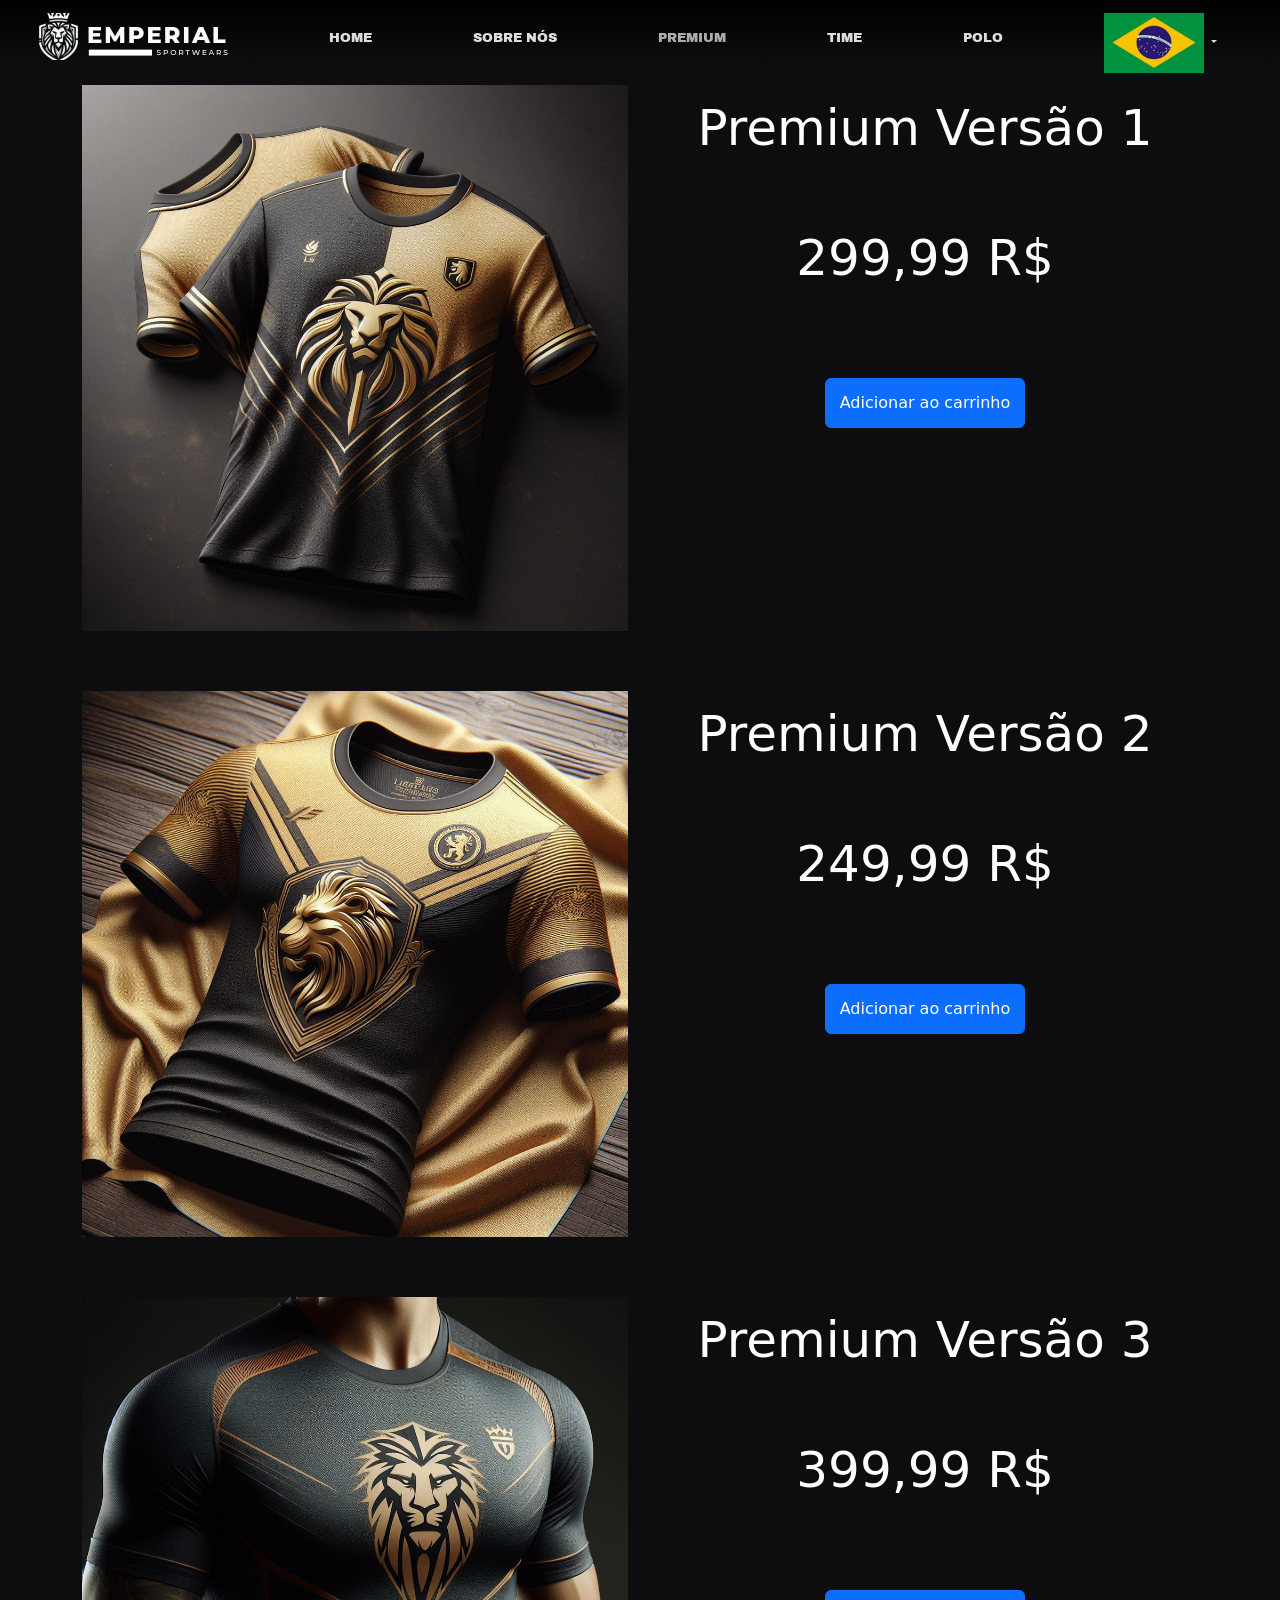
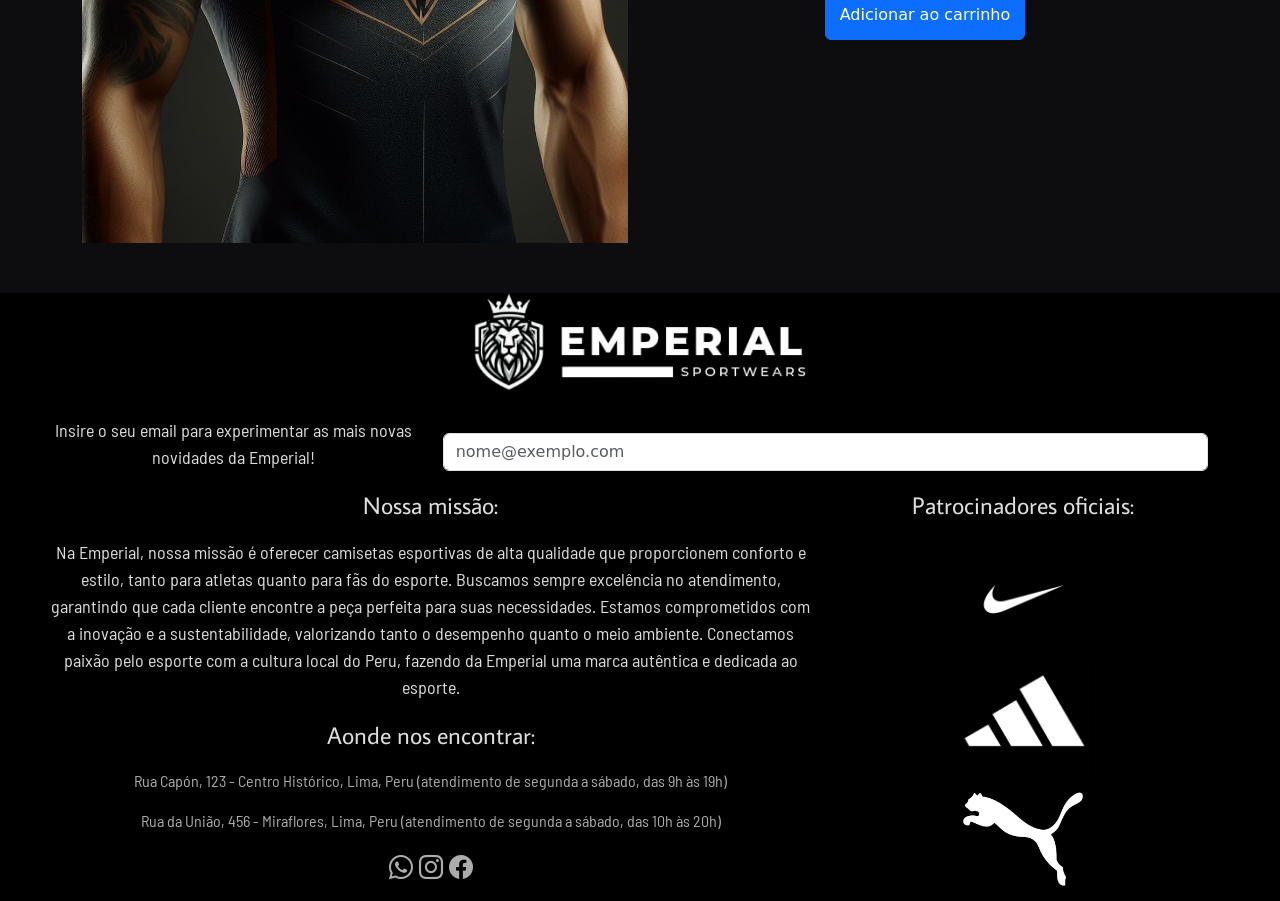
<file: premium.html>
<!doctype html>
<html lang="pt-br">

<head>
  <title>Premium</title>
  <!-- Required meta tags -->
  <meta charset="utf-8" />
  <meta name="viewport" content="width=device-width, initial-scale=1, shrink-to-fit=no" />

  <!-- Bootstrap CSS v5.2.1 -->
  <link href="https://cdn.jsdelivr.net/npm/bootstrap@5.3.2/dist/css/bootstrap.min.css" rel="stylesheet"
    integrity="sha384-T3c6CoIi6uLrA9TneNEoa7RxnatzjcDSCmG1MXxSR1GAsXEV/Dwwykc2MPK8M2HN" crossorigin="anonymous" />

  <link rel="stylesheet" type="text/css" href="styles.css" />

  <link rel="preconnect" href="https://fonts.googleapis.com">


</head>

<body>
  <header>
    <!--Navbar-->

    <nav class="navbar navbar-dark navbar-expand-lg bg-body-tertiary" style="padding: 0%;">
      <div class="navbar-bg container-fluid" style="height: 75px;">

        <!--Imagem-->
        <a class="navbar-brand" href="index.html">
          <img src="./img/Logo-removebg-preview.png" alt="Bootstrap" width="250" height="50"
            style="object-fit: cover; padding-bottom: 1%;">
        </a>

        <!--Navbar collapse-->
        <button class="navbar-toggler" type="button" data-bs-toggle="collapse" data-bs-target="#navbarNavDropdown"
          aria-controls="navbarNavDropdown" aria-expanded="false" aria-label="Toggle navigation">
          <span class="navbar-toggler-icon"></span>
        </button>

        <!--navbar buttons-->
        <div class="collapse navbar-collapse" id="navbarNavDropdown">
          <ul class="navbar-nav nav-fill w-100">
            <li class="nav-item">
              <a class="nav-link" href="index.html">HOME</a>
            </li>

            <li class="nav-item align-middle">
              <a class="nav-link" href="./sobrenos.html">SOBRE NÓS</a>
            </li>

            <li class="nav-item">
              <a class="nav-link active" aria-current="page" href="#">PREMIUM</a>
            </li>

            <li class="nav-item">
              <a class="nav-link" href="time.html">TIME</a>
            </li>

            <li class="nav-item">
              <a class="nav-link" href="./polo.html">POLO</a>
            </li>

            <li class="nav-item dropdown d-flex flex-column align-items-center">
              <a class="nav-link dropdown-toggle" href="#" role="button" data-bs-toggle="dropdown"
                aria-expanded="false">
                <img src="./img/2-bandeira-do-brasil.webp" alt="Bootstrap" width="100px" height="60px"
                  style="object-fit: cover; padding: auto;">
              </a>
              <ul class="dropdown-menu" style="left: unset !important; margin-right: 7%;">
                <li><a class="dropdown-item" href="./premium-ing.html"> <img src="./img/Flag_of_the_United_States.png"
                      width="100" height="60" style="object-fit: cover;"> </a></li>
                <li><a class="dropdown-item" href="./premium-esp.html"> <img src="./img/Flag_of_Mexico.svg.png"
                      width="100" height="60" style="object-fit: cover;"> </a></li>
                <li><a class="dropdown-item" href="#"> <img src="./img/2-bandeira-do-brasil.webp" width="100"
                      height="60" style="object-fit: cover;"> </a></li>
              </ul>
            </li>

          </ul>
        </div>

      </div>
    </nav>

  </header>
  <main>

    <div class="container text-center">
      <div class="row compras">
        <div class="col-sm">
          <img src="./img/Premium.jpg" class="img-fluid" style="margin-top: 10px; margin-bottom: 50px;">
        </div>
        <div class="col">
          <div class="col" style="font-size: 50px; color: white; margin-top: 3%;">
            Premium Versão 1
          </div>
          <div class="col" style="font-size: 50px; color: white;  margin-top: 10%;">
            299,99 R$
          </div>
          <div class="col">
            <!-- Button trigger modal -->
            <button type="button" class="btn btn-primary" data-bs-toggle="modal" data-bs-target="#staticBackdrop"
              style="margin-top: 15%; width: 200px; height: 50px;">
              Adicionar ao carrinho
            </button>

            <!-- Modal -->
            <div class="modal fade" id="staticBackdrop" data-bs-backdrop="static" data-bs-keyboard="false" tabindex="-1"
              aria-labelledby="staticBackdropLabel" aria-hidden="true">
              <div class="modal-dialog">
                <div class="modal-content">
                  <div class="modal-header">
                    <h1 class="modal-title fs-5" id="staticBackdropLabel">Parabéns</h1>
                    <button type="button" class="btn-close" data-bs-dismiss="modal" aria-label="Close"></button>
                  </div>
                  <div class="modal-body">
                    Produto adicionado ao carrinho com sucesso
                  </div>
                  <div class="modal-footer">
                    <button type="button" class="btn btn-secondary" data-bs-dismiss="modal">Entendido</button>
                  </div>
                </div>
              </div>
            </div>
          </div>
        </div>
      </div>
    </div>
    </div>

    <div class="container text-center">
      <div class="row compras">
        <div class="col-sm">
          <img src="./img/Premium2.jpg" class="img-fluid" style="margin-top: 10px; margin-bottom: 50px;">
        </div>
        <div class="col">
          <div class="col" style="font-size: 50px; color: white; margin-top: 3%;">
            Premium Versão 2
          </div>
          <div class="col" style="font-size: 50px; color: white; margin-top: 10%;">
            249,99 R$
          </div>
          <div class="col">
            <!-- Button trigger modal -->
            <button type="button" class="btn btn-primary" data-bs-toggle="modal" data-bs-target="#staticBackdrop"
              style="margin-top: 15%; width: 200px; height: 50px;">
              Adicionar ao carrinho
            </button>

            <!-- Modal -->
            <div class="modal fade" id="staticBackdrop" data-bs-backdrop="static" data-bs-keyboard="false" tabindex="-1"
              aria-labelledby="staticBackdropLabel" aria-hidden="true">
              <div class="modal-dialog">
                <div class="modal-content">
                  <div class="modal-header">
                    <h1 class="modal-title fs-5" id="staticBackdropLabel">Parabéns</h1>
                    <button type="button" class="btn-close" data-bs-dismiss="modal" aria-label="Close"></button>
                  </div>
                  <div class="modal-body">
                    Produto adicionado ao carrinho com sucesso
                  </div>
                  <div class="modal-footer">
                    <button type="button" class="btn btn-secondary" data-bs-dismiss="modal">Entendido</button>
                  </div>
                </div>
              </div>
            </div>
          </div>
        </div>
      </div>
    </div>
    </div>

    <div class="container text-center">
      <div class="row compras">
        <div class="col-sm">
          <img src="./img/Premium3.jpg" class="img-fluid" style="margin-top: 10px; margin-bottom: 50px;">
        </div>
        <div class="col">
          <div class="col" style="font-size: 50px; color: white; margin-top: 3%;">
            Premium Versão 3
          </div>
          <div class="col" style="font-size: 50px; color: white;  margin-top: 10%;">
            399,99 R$
          </div>
          <div class="col">
            <!-- Button trigger modal -->
            <button type="button" class="btn btn-primary" data-bs-toggle="modal" data-bs-target="#staticBackdrop"
              style="margin-top: 15%; width: 200px; height: 50px;">
              Adicionar ao carrinho
            </button>

            <!-- Modal -->
            <div class="modal fade" id="staticBackdrop" data-bs-backdrop="static" data-bs-keyboard="false" tabindex="-1"
              aria-labelledby="staticBackdropLabel" aria-hidden="true">
              <div class="modal-dialog">
                <div class="modal-content">
                  <div class="modal-header">
                    <h1 class="modal-title fs-5" id="staticBackdropLabel">Parabéns</h1>
                    <button type="button" class="btn-close" data-bs-dismiss="modal" aria-label="Close"></button>
                  </div>
                  <div class="modal-body">
                    Produto adicionado ao carrinho com sucesso
                  </div>
                  <div class="modal-footer">
                    <button type="button" class="btn btn-secondary" data-bs-dismiss="modal">Entendido</button>
                  </div>
                </div>
              </div>
            </div>
          </div>
        </div>
      </div>
    </div>
    </div>

  </main>
  <footer>
    <div style="width: 100%; background-color: black;" class="">
      <div class="justify-content-center" style="margin-left: 37%; margin-right: 37%; margin-bottom: 2%;">
        <img src="./img/Logo-removebg-preview - Copia.png" class="img-fluid mx-auto d-block">
      </div>
      <div style="width: 100%;" class="row px-5">
        <div class="col">
          <p class="fonte3" style="text-align: center;">Insire o seu email para experimentar as mais novas novidades da Emperial!</p>
        </div>
        <div class="col-sm-8 my-auto">
          <input type="email" class="form-control" id="exampleFormControlInput1" placeholder="nome@exemplo.com">
        </div>
      </div>
      <div class="row px-5" style="width: 100%; height: 100%;">
        <div class="col-sm-8">
          <p class="fonte2" style="text-align: center;">Nossa missão:</p>
          <p class="fonte3" style="text-align: center;">Na Emperial, nossa missão é oferecer camisetas esportivas de alta qualidade que proporcionem conforto e estilo, tanto para atletas quanto para fãs do esporte.
            Buscamos sempre excelência no atendimento, garantindo que cada cliente encontre a peça perfeita para suas necessidades.
            Estamos comprometidos com a inovação e a sustentabilidade, valorizando tanto o desempenho quanto o meio ambiente.
            Conectamos paixão pelo esporte com a cultura local do Peru, fazendo da Emperial uma marca autêntica e dedicada ao esporte.
          </p>
          <p class="fonte2" style="text-align: center;">Aonde nos encontrar:</p>
          <p class="fonte4" style="text-align: center;">Rua Capón, 123 - Centro Histórico, Lima, Peru
            (atendimento de segunda a sábado, das 9h às 19h)
          </p>
          <p class="fonte4" style="text-align: center;">Rua da União, 456 - Miraflores, Lima, Peru
            (atendimento de segunda a sábado, das 10h às 20h)
          </p>
          <p class="fonte2" style="text-align: center;"><i class="bi bi-whatsapp"></i> <i class="bi bi-instagram"></i> <i class="bi bi-facebook"></i></p>
        </div>
        <div class="col">
          <p class="fonte2" style="text-align: center;">Patrocinadores oficiais:</p>
          <div>
            <img src="./img/Patrocinadores/Nike.png" class="img-fluid d-block mx-auto" style="height: 120px;">
            <img src="./img/Patrocinadores/Adidas.jpg" class="img-fluid d-block mx-auto" style="height: 120px;">
            <img src="./img/Patrocinadores/Puma.png" class="img-fluid d-block mx-auto" style="max-height: 120px;">
          </div>
        </div>
      </div>
    </div>
  </footer>
  <!-- Bootstrap JavaScript Libraries -->
  <script src="https://cdn.jsdelivr.net/npm/@popperjs/core@2.11.8/dist/umd/popper.min.js"
    integrity="sha384-I7E8VVD/ismYTF4hNIPjVp/Zjvgyol6VFvRkX/vR+Vc4jQkC+hVqc2pM8ODewa9r"
    crossorigin="anonymous"></script>

  <script src="https://cdn.jsdelivr.net/npm/bootstrap@5.3.2/dist/js/bootstrap.min.js"
    integrity="sha384-BBtl+eGJRgqQAUMxJ7pMwbEyER4l1g+O15P+16Ep7Q9Q+zqX6gSbd85u4mG4QzX+"
    crossorigin="anonymous"></script>
</body>

</html>
</file>
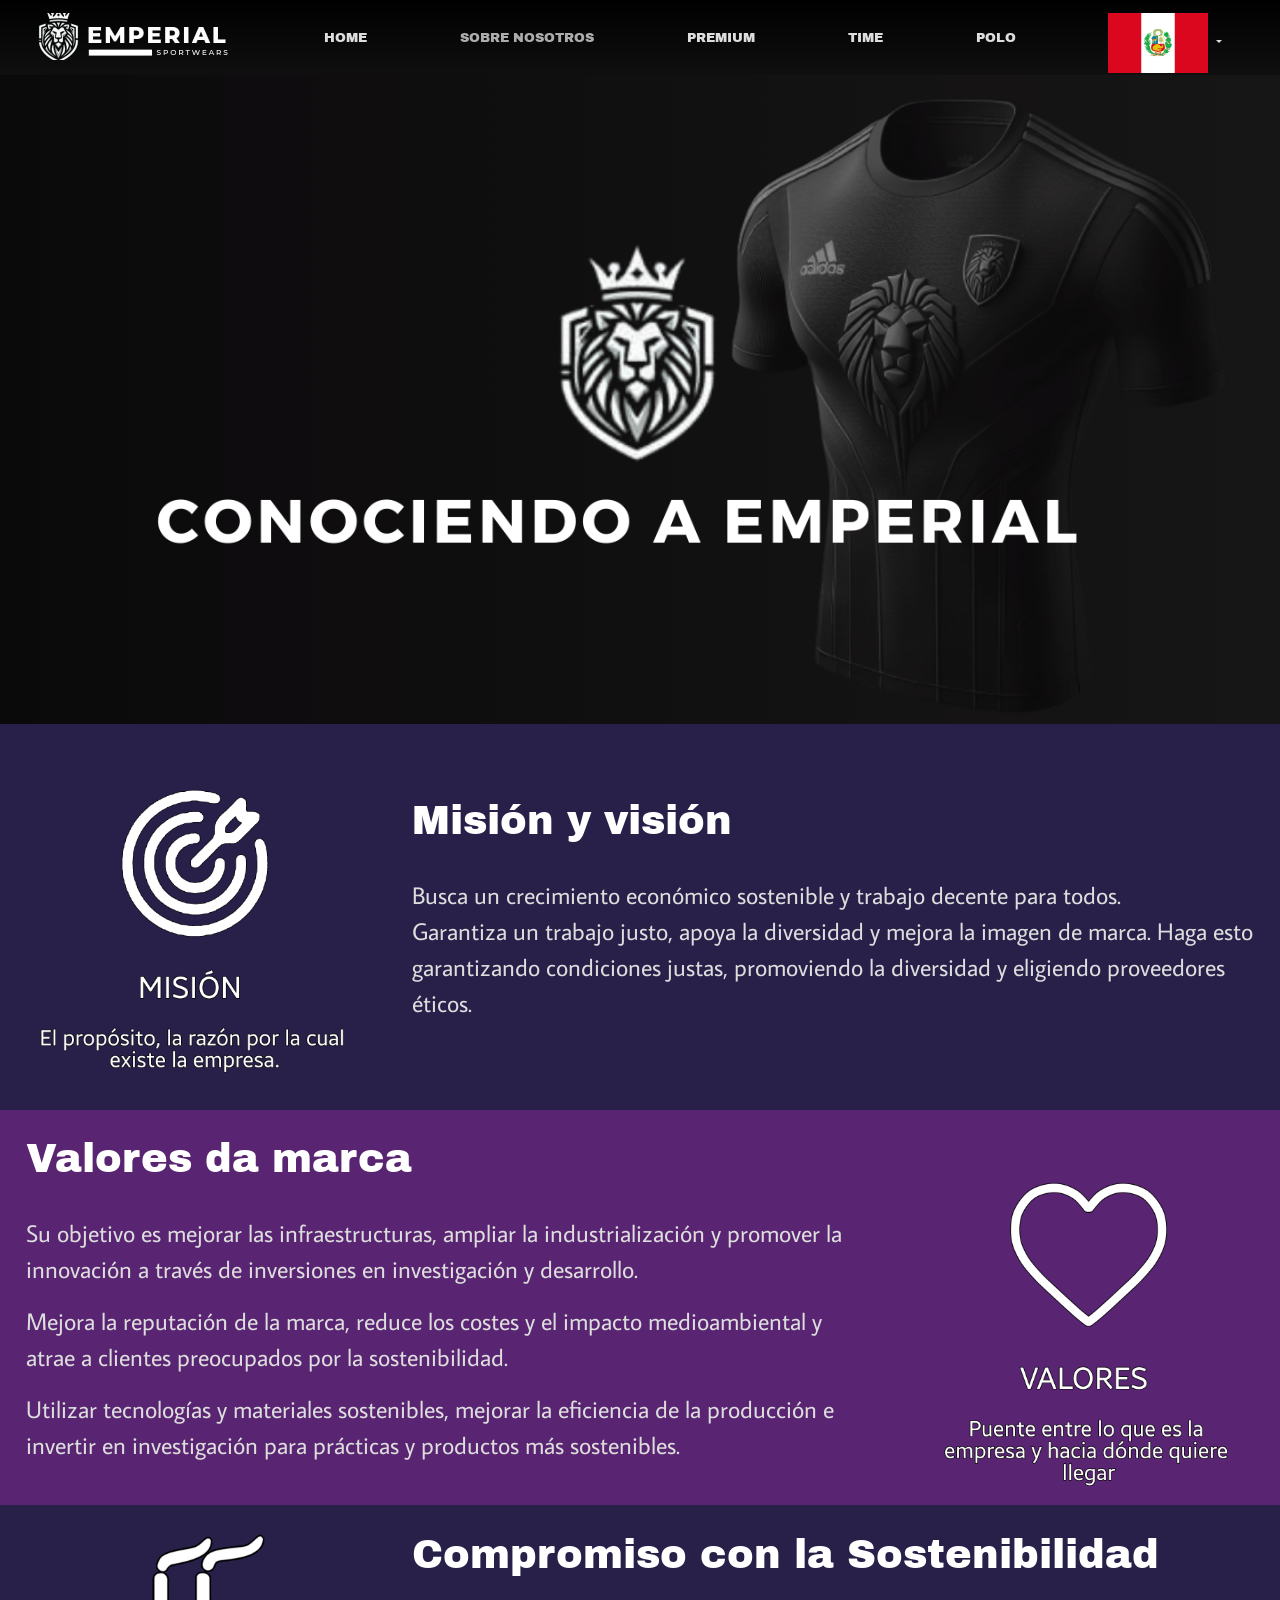
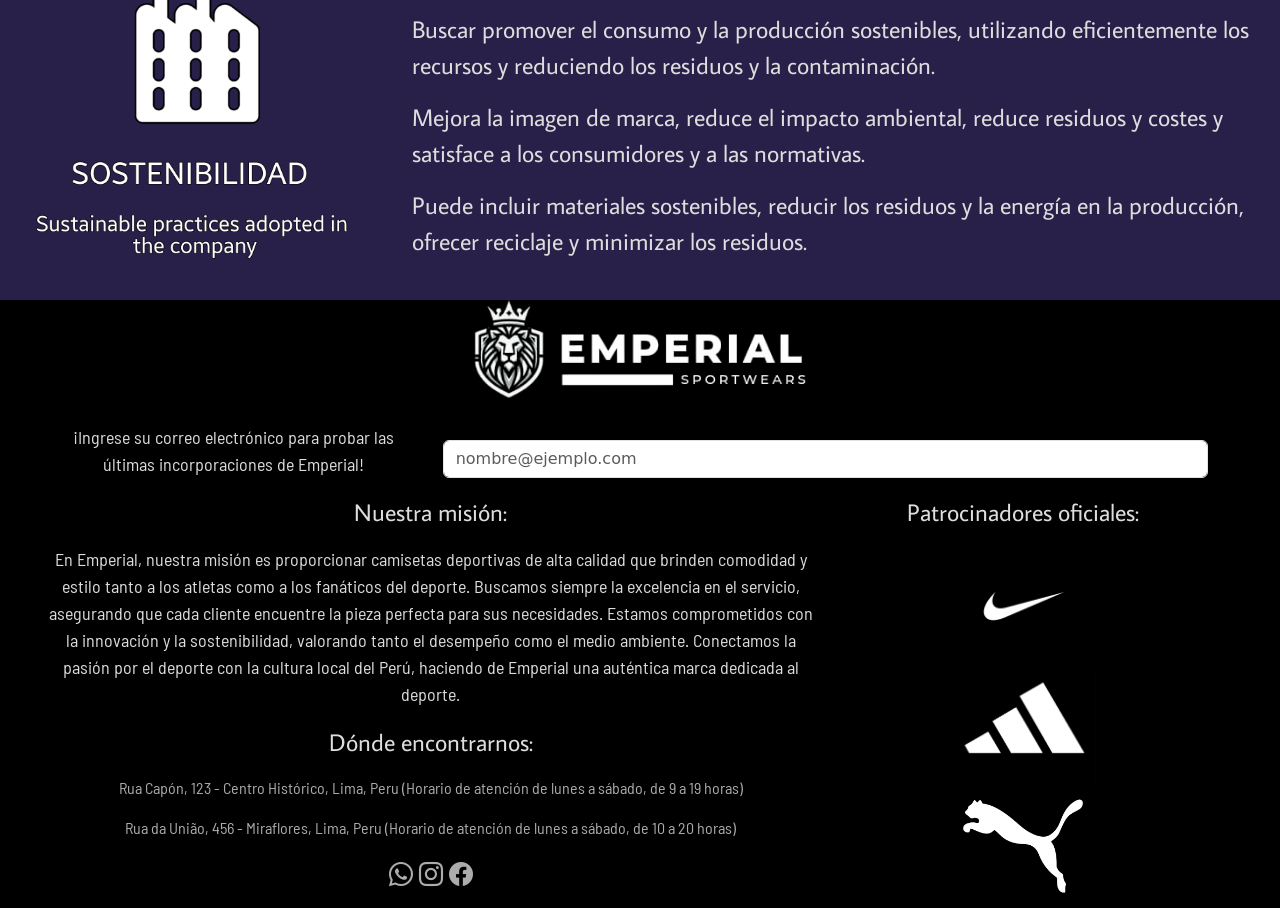
<file: sobrenos-esp.html>
<!doctype html>
<html lang="pt-br">
    <head>
        <title>Emperial - SportWears</title>
        <!-- Required meta tags -->
        <meta charset="utf-8" />
        <meta
            name="viewport"
            content="width=device-width, initial-scale=1, shrink-to-fit=no"
        />

        <!-- Bootstrap CSS v5.2.1 -->
        <link
            href="https://cdn.jsdelivr.net/npm/bootstrap@5.3.2/dist/css/bootstrap.min.css"
            rel="stylesheet"
            integrity="sha384-T3c6CoIi6uLrA9TneNEoa7RxnatzjcDSCmG1MXxSR1GAsXEV/Dwwykc2MPK8M2HN"
            crossorigin="anonymous"
        />
        
        <link rel="stylesheet" type="text/css" href="styles.css"/>

    </head>

    <body>
        <header>
            <!--Navbar-->

            <nav class="navbar navbar-dark navbar-expand-lg bg-body-tertiary" style="padding: 0%;">
                <div class="navbar-bg container-fluid" style="height: 75px;">

                  <!--Imagem-->
                  <a class="navbar-brand" href="#">
                      <img src="./img/Logo-removebg-preview.png" alt="Bootstrap" width="250" height="50" style="object-fit: cover; padding-bottom: 1%;">
                  </a>

                  <!--Navbar collapse-->
                  <button class="navbar-toggler" type="button" data-bs-toggle="collapse" data-bs-target="#navbarNavDropdown" aria-controls="navbarNavDropdown" aria-expanded="false" aria-label="Toggle navigation">
                    <span class="navbar-toggler-icon"></span>
                  </button>

                  <!--navbar buttons-->
                  <div class="collapse navbar-collapse" id="navbarNavDropdown">
                    <ul class="navbar-nav nav-fill w-100">
                      <li class="nav-item">
                        <a class="nav-link" href="index-esp.html">HOME</a>
                      </li>

                      <li class="nav-item align-middle" >
                        <a class="nav-link active" aria-current="page" href="./sobrenos-esp.html">SOBRE NOSOTROS</a>
                      </li>

                      <li class="nav-item" >
                        <a class="nav-link" href="premium-esp.html">PREMIUM</a>
                      </li>

                      <li class="nav-item" >
                        <a class="nav-link" href="time.html-esp">TIME</a>
                      </li>

                      <li class="nav-item" >
                        <a class="nav-link" href="./polo-esp.html">POLO</a>
                      </li>

                      <li class="nav-item dropdown d-flex flex-column align-items-center">
                        <a class="nav-link dropdown-toggle" href="#" role="button" data-bs-toggle="dropdown" aria-expanded="false">
                          <img src="./img/Flag_of_Mexico.svg.png" alt="Bootstrap" width="100px" height="60px" style="object-fit: cover; padding: auto;">
                        </a>
                        <ul class="dropdown-menu" style="left: unset !important; margin-right: 7%;">
                          <li><a class="dropdown-item" href="./sobrenos-ing.html"> <img src="./img/Flag_of_the_United_States.png" width="100" height="60" style="object-fit: cover;"> </a></li>
                          <li><a class="dropdown-item" href="#"> <img src="./img/Flag_of_Mexico.svg.png" width="100" height="60" style="object-fit: cover;"> </a></li>
                          <li><a class="dropdown-item" href="./sobrenos.html"> <img src="./img/2-bandeira-do-brasil.webp" width="100" height="60" style="object-fit: cover;"> </a></li>
                        </ul>
                      </li>

                    </ul>
                  </div>

                </div>
              </nav>
              
        </header>

        <main>
          
          <img style="width: 100%" src="img/Conhecendo/conhecendo-esp.png">

          <div class="informacoesSobreNos">

            <table class="sobreNosItem1">

              <td> <img style="padding: 1vw; border-radius: 10%;" src="./img/Sobrenos/ESP_Missao.png"> </td>
              <td style="padding: 2vw; width: 100%;"> <h1> Misión y visión </h1> <br> <p class="fonte2"> Busca un crecimiento económico sostenible y trabajo decente para todos. <br> Garantiza un trabajo justo, apoya la diversidad y mejora la imagen de marca. Haga esto garantizando condiciones justas, promoviendo la diversidad y eligiendo proveedores éticos.</p> </td>

            </table>

            <table class="sobreNosItem2">

              <td style="padding: 2vw; width: 100%;"> <h1 > Valores da marca </h1> <br> <p class="fonte2"> Su objetivo es mejorar las infraestructuras, ampliar la industrialización y promover la innovación a través de inversiones en investigación y desarrollo. </p> <p class="fonte2"> Mejora la reputación de la marca, reduce los costes y el impacto medioambiental y atrae a clientes preocupados por la sostenibilidad. </p> <p class="fonte2">Utilizar tecnologías y materiales sostenibles, mejorar la eficiencia de la producción e invertir en investigación para prácticas y productos más sostenibles. </p> </td>
              <td> <img style="padding: 1vw; border-radius: 10%;" src="./img/Sobrenos/ESP_Valores.png"> </td>

            </table>

            <table class="sobreNosItem1">

              <td> <img style="padding: 1vw; border-radius: 10%;" src="./img/Sobrenos/ESP_Sustentabilidade.png"> </td>
              <td style="padding: 2vw; width: 100%;"> <h1> Compromiso con la Sostenibilidad </h1> <br> <p class="fonte2"> Buscar promover el consumo y la producción sostenibles, utilizando eficientemente los recursos y reduciendo los residuos y la contaminación. </p> <p class="fonte2">Mejora la imagen de marca, reduce el impacto ambiental, reduce residuos y costes y satisface a los consumidores y a las normativas. </p> <p class="fonte2">Puede incluir materiales sostenibles, reducir los residuos y la energía en la producción, ofrecer reciclaje y minimizar los residuos. </p> </td>

            </table>

          </div>

        </main>

        <footer>
          <div style="width: 100%; background-color: black;" class="">
            <div class="justify-content-center" style="margin-left: 37%; margin-right: 37%; margin-bottom: 2%;">
              <img src="./img/Logo-removebg-preview - Copia.png" class="img-fluid mx-auto d-block">
            </div>
            <div style="width: 100%;" class="row px-5">
              <div class="col">
                <p class="fonte3" style="text-align: center;">¡Ingrese su correo electrónico para probar las últimas incorporaciones de Emperial!</p>
              </div>
              <div class="col-sm-8 my-auto">
                <input type="email" class="form-control" id="exampleFormControlInput1" placeholder="nombre@ejemplo.com">
              </div>
            </div>
            <div class="row px-5" style="width: 100%; height: 100%;">
              <div class="col-sm-8">
                <p class="fonte2" style="text-align: center;">Nuestra misión:</p>
                <p class="fonte3" style="text-align: center;">En Emperial, nuestra misión es proporcionar camisetas deportivas de alta calidad que brinden comodidad y estilo tanto a los atletas como a los fanáticos del deporte.
                  Buscamos siempre la excelencia en el servicio, asegurando que cada cliente encuentre la pieza perfecta para sus necesidades.
                  Estamos comprometidos con la innovación y la sostenibilidad, valorando tanto el desempeño como el medio ambiente.
                  Conectamos la pasión por el deporte con la cultura local del Perú, haciendo de Emperial una auténtica marca dedicada al deporte.
                </p>
                <p class="fonte2" style="text-align: center;">Dónde encontrarnos:</p>
                <p class="fonte4" style="text-align: center;">Rua Capón, 123 - Centro Histórico, Lima, Peru
                  (Horario de atención de lunes a sábado, de 9 a 19 horas)
                </p>
                <p class="fonte4" style="text-align: center;">Rua da União, 456 - Miraflores, Lima, Peru
                  (Horario de atención de lunes a sábado, de 10 a 20 horas)
                </p>
                <p class="fonte2" style="text-align: center;"><i class="bi bi-whatsapp"></i> <i class="bi bi-instagram"></i> <i class="bi bi-facebook"></i></p>
              </div>
              <div class="col">
                <p class="fonte2" style="text-align: center;">Patrocinadores oficiales:</p>
                <div>
                  <img src="./img/Patrocinadores/Nike.png" class="img-fluid d-block mx-auto" style="height: 120px;">
                  <img src="./img/Patrocinadores/Adidas.jpg" class="img-fluid d-block mx-auto" style="height: 120px;">
                  <img src="./img/Patrocinadores/Puma.png" class="img-fluid d-block mx-auto" style="max-height: 120px;">
                </div>
              </div>
            </div>
          </div>
        </footer>
        <!-- Bootstrap JavaScript Libraries -->
        <script
            src="https://cdn.jsdelivr.net/npm/@popperjs/core@2.11.8/dist/umd/popper.min.js"
            integrity="sha384-I7E8VVD/ismYTF4hNIPjVp/Zjvgyol6VFvRkX/vR+Vc4jQkC+hVqc2pM8ODewa9r"
            crossorigin="anonymous"
        ></script>

        <script
            src="https://cdn.jsdelivr.net/npm/bootstrap@5.3.2/dist/js/bootstrap.min.js"
            integrity="sha384-BBtl+eGJRgqQAUMxJ7pMwbEyER4l1g+O15P+16Ep7Q9Q+zqX6gSbd85u4mG4QzX+"
            crossorigin="anonymous"
        ></script>
    </body>
</html>
</file>
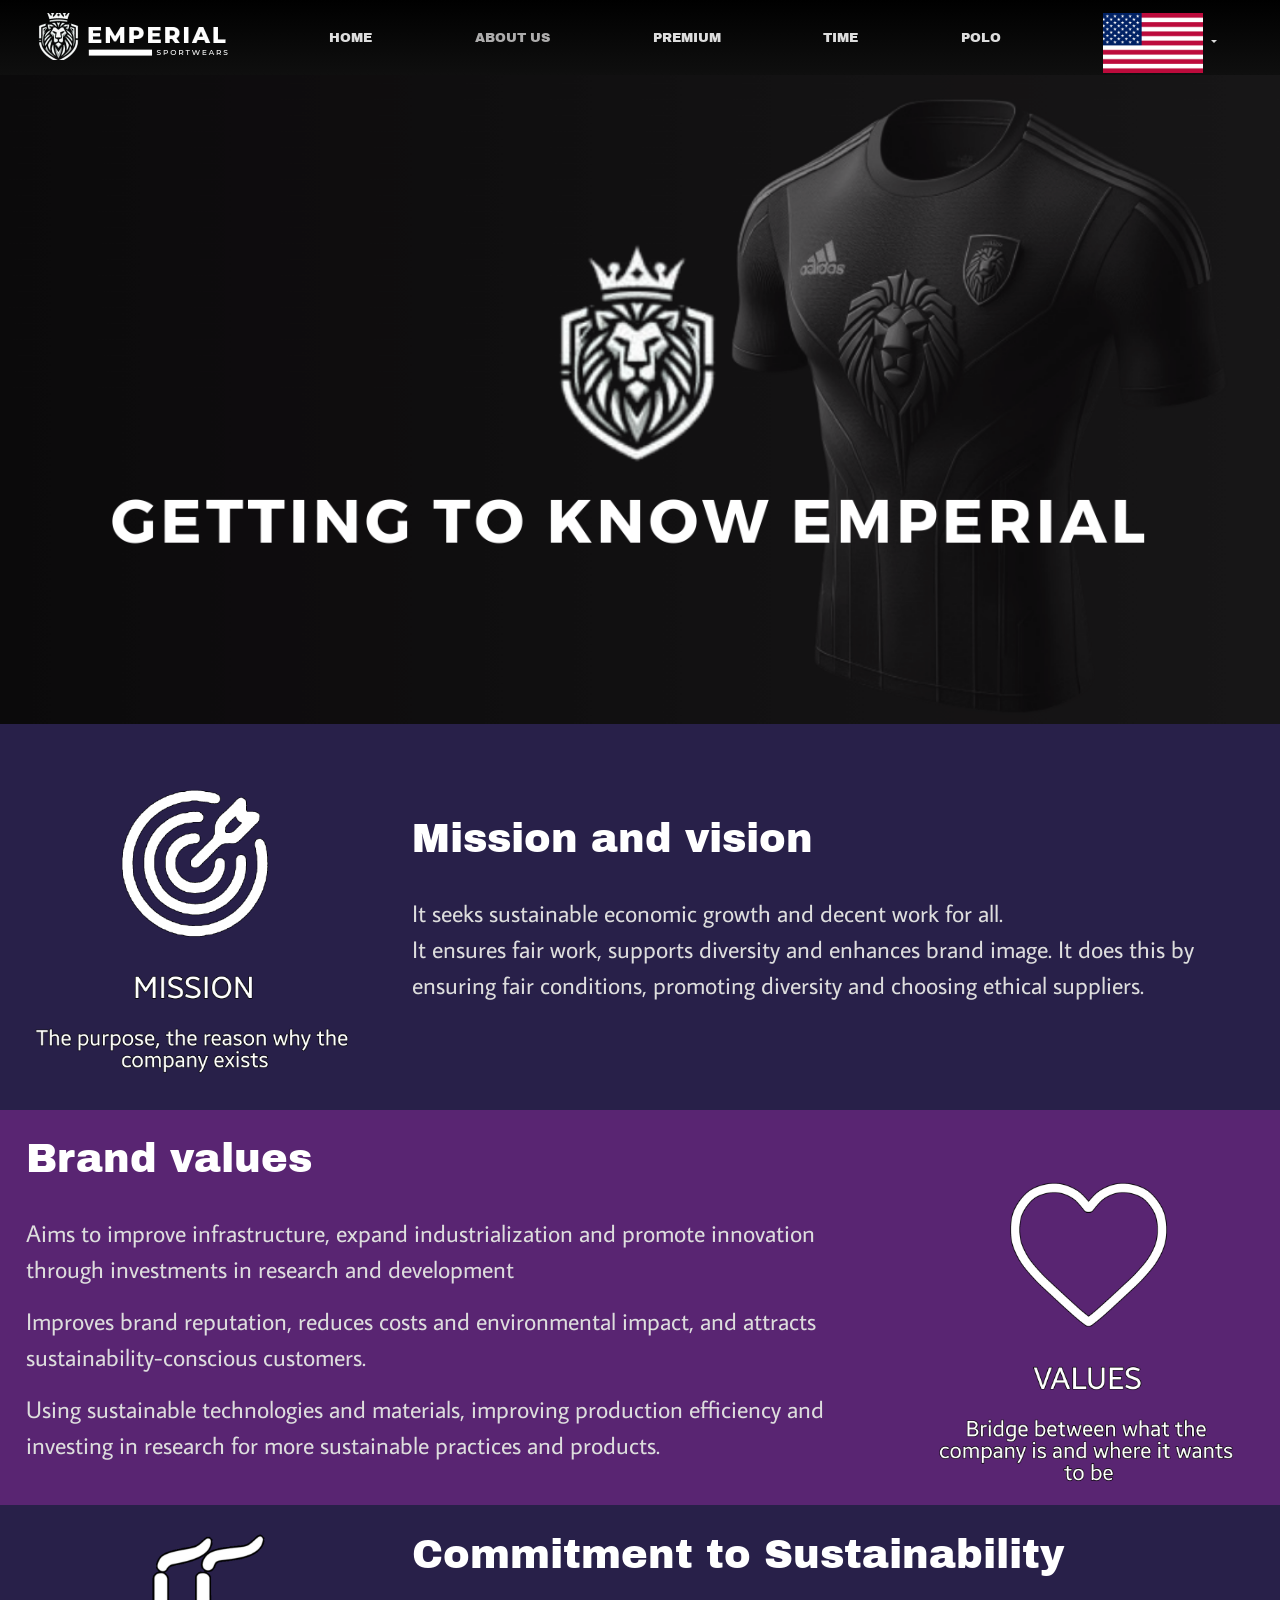
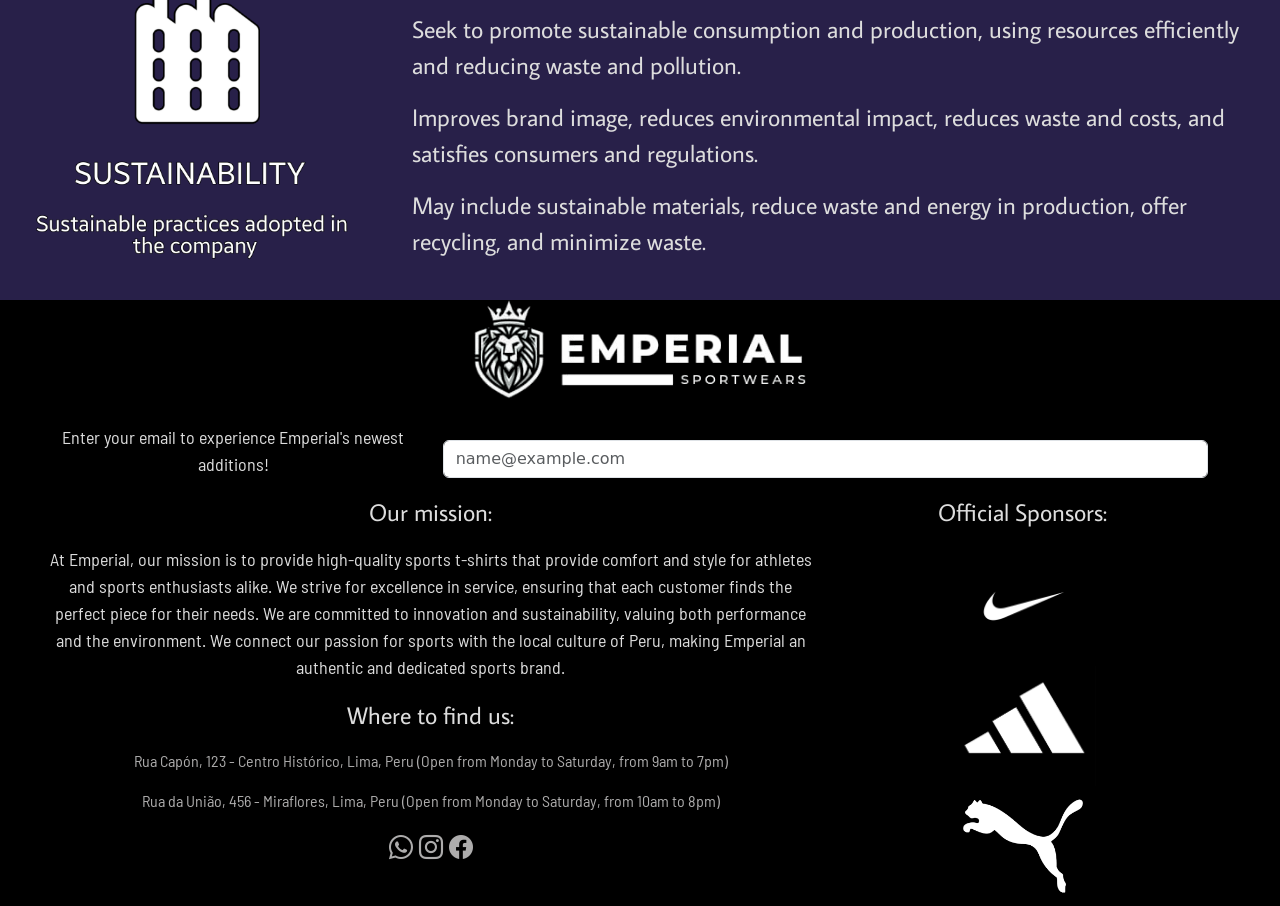
<file: sobrenos-ing.html>
<!doctype html>
<html lang="pt-br">
    <head>
        <title>Emperial - SportWears</title>
        <!-- Required meta tags -->
        <meta charset="utf-8" />
        <meta
            name="viewport"
            content="width=device-width, initial-scale=1, shrink-to-fit=no"
        />

        <!-- Bootstrap CSS v5.2.1 -->
        <link
            href="https://cdn.jsdelivr.net/npm/bootstrap@5.3.2/dist/css/bootstrap.min.css"
            rel="stylesheet"
            integrity="sha384-T3c6CoIi6uLrA9TneNEoa7RxnatzjcDSCmG1MXxSR1GAsXEV/Dwwykc2MPK8M2HN"
            crossorigin="anonymous"
        />
        
        <link rel="stylesheet" type="text/css" href="styles.css"/>

    </head>

    <body>
        <header>
            <!--Navbar-->

            <nav class="navbar navbar-dark navbar-expand-lg bg-body-tertiary" style="padding: 0%;">
                <div class="navbar-bg container-fluid" style="height: 75px;">

                  <!--Imagem-->
                  <a class="navbar-brand" href="#">
                      <img src="./img/Logo-removebg-preview.png" alt="Bootstrap" width="250" height="50" style="object-fit: cover; padding-bottom: 1%;">
                  </a>

                  <!--Navbar collapse-->
                  <button class="navbar-toggler" type="button" data-bs-toggle="collapse" data-bs-target="#navbarNavDropdown" aria-controls="navbarNavDropdown" aria-expanded="false" aria-label="Toggle navigation">
                    <span class="navbar-toggler-icon"></span>
                  </button>

                  <!--navbar buttons-->
                  <div class="collapse navbar-collapse" id="navbarNavDropdown">
                    <ul class="navbar-nav nav-fill w-100">
                      <li class="nav-item">
                        <a class="nav-link" href="index-ing.html">HOME</a>
                      </li>

                      <li class="nav-item align-middle" >
                        <a class="nav-link active" aria-current="page" href="./sobrenos-ing.html">ABOUT US</a>
                      </li>

                      <li class="nav-item" >
                        <a class="nav-link" href="premium-ing.html">PREMIUM</a>
                      </li>

                      <li class="nav-item" >
                        <a class="nav-link" href="time-ing.html">TIME</a>
                      </li>

                      <li class="nav-item" >
                        <a class="nav-link" href="./polo-ing.html">POLO</a>
                      </li>

                      <li class="nav-item dropdown d-flex flex-column align-items-center">
                        <a class="nav-link dropdown-toggle" href="#" role="button" data-bs-toggle="dropdown" aria-expanded="false">
                          <img src="./img/Flag_of_the_United_States.png" alt="Bootstrap" width="100px" height="60px" style="object-fit: cover; padding: auto;">
                        </a>
                        <ul class="dropdown-menu" style="left: unset !important; margin-right: 7%;">
                          <li><a class="dropdown-item" href="#"> <img src="./img/Flag_of_the_United_States.png" width="100" height="60" style="object-fit: cover;"> </a></li>
                          <li><a class="dropdown-item" href="./sobrenos-esp.html"> <img src="./img/Flag_of_Mexico.svg.png" width="100" height="60" style="object-fit: cover;"> </a></li>
                          <li><a class="dropdown-item" href="./sobrenos.html"> <img src="./img/2-bandeira-do-brasil.webp" width="100" height="60" style="object-fit: cover;"> </a></li>
                        </ul>
                      </li>

                    </ul>
                  </div>

                </div>
              </nav>
              
        </header>

        <main>
          
          <img style="width: 100%" src="img/Conhecendo/conhecendo-ing.png">

          <div class="informacoesSobreNos">

            <table class="sobreNosItem1">

              <td> <img style="padding: 1vw; border-radius: 10%;" src="./img/Sobrenos/ING_Missao.png"> </td>
              <td style="padding: 2vw; width: 100%;"> <h1> Mission and vision </h1> <br> <p class="fonte2"> It seeks sustainable economic growth and decent work for all. <br> It ensures fair work, supports diversity and enhances brand image. It does this by ensuring fair conditions, promoting diversity and choosing ethical suppliers.</p> </td>

            </table>

            <table class="sobreNosItem2">

              <td style="padding: 2vw; width: 100%;"> <h1 > Brand values </h1> <br> <p class="fonte2"> Aims to improve infrastructure, expand industrialization and promote innovation through investments in research and development </p> <p class="fonte2"> Improves brand reputation, reduces costs and environmental impact, and attracts sustainability-conscious customers. </p> <p class="fonte2"> Using sustainable technologies and materials, improving production efficiency and investing in research for more sustainable practices and products. </p> </td>
              <td> <img style="padding: 1vw; border-radius: 10%;" src="./img/Sobrenos/ING_Valores.png"> </td>

            </table>

            <table class="sobreNosItem1">

              <td> <img style="padding: 1vw; border-radius: 10%;" src="./img/Sobrenos/ING_Sustentabilidade.png"> </td>
              <td style="padding: 2vw; width: 100%;"> <h1> Commitment to Sustainability </h1> <br> <p class="fonte2"> Seek to promote sustainable consumption and production, using resources efficiently and reducing waste and pollution. </p> <p class="fonte2"> Improves brand image, reduces environmental impact, reduces waste and costs, and satisfies consumers and regulations. </p> <p class="fonte2"> May include sustainable materials, reduce waste and energy in production, offer recycling, and minimize waste. </p> </td>

            </table>

          </div>

        </main>

        <footer>
          <div style="width: 100%; background-color: black;" class="">
            <div class="justify-content-center" style="margin-left: 37%; margin-right: 37%; margin-bottom: 2%;">
              <img src="./img/Logo-removebg-preview - Copia.png" class="img-fluid mx-auto d-block">
            </div>
            <div style="width: 100%;" class="row px-5">
              <div class="col">
                <p class="fonte3" style="text-align: center;">Enter your email to experience Emperial's newest additions!</p>
              </div>
              <div class="col-sm-8 my-auto">
                <input type="email" class="form-control" id="exampleFormControlInput1" placeholder="name@example.com">
              </div>
            </div>
            <div class="row px-5" style="width: 100%; height: 100%;">
              <div class="col-sm-8">
                <p class="fonte2" style="text-align: center;">Our mission:</p>
                <p class="fonte3" style="text-align: center;">At Emperial, our mission is to provide high-quality sports t-shirts that provide comfort and style for athletes and sports enthusiasts alike.
                  We strive for excellence in service, ensuring that each customer finds the perfect piece for their needs.
                  We are committed to innovation and sustainability, valuing both performance and the environment.
                  We connect our passion for sports with the local culture of Peru, making Emperial an authentic and dedicated sports brand.
                </p>
                <p class="fonte2" style="text-align: center;">Where to find us:</p>
                <p class="fonte4" style="text-align: center;">Rua Capón, 123 - Centro Histórico, Lima, Peru
                  (Open from Monday to Saturday, from 9am to 7pm)
                </p>
                <p class="fonte4" style="text-align: center;">Rua da União, 456 - Miraflores, Lima, Peru
                  (Open from Monday to Saturday, from 10am to 8pm)
                </p>
                <p class="fonte2" style="text-align: center;"><i class="bi bi-whatsapp"></i> <i class="bi bi-instagram"></i> <i class="bi bi-facebook"></i></p>
              </div>
              <div class="col">
                <p class="fonte2" style="text-align: center;">Official Sponsors:</p>
                <div>
                  <img src="./img/Patrocinadores/Nike.png" class="img-fluid d-block mx-auto" style="height: 120px;">
                  <img src="./img/Patrocinadores/Adidas.jpg" class="img-fluid d-block mx-auto" style="height: 120px;">
                  <img src="./img/Patrocinadores/Puma.png" class="img-fluid d-block mx-auto" style="max-height: 120px;">
                </div>
              </div>
            </div>
          </div>
        </footer>
        <!-- Bootstrap JavaScript Libraries -->
        <script
            src="https://cdn.jsdelivr.net/npm/@popperjs/core@2.11.8/dist/umd/popper.min.js"
            integrity="sha384-I7E8VVD/ismYTF4hNIPjVp/Zjvgyol6VFvRkX/vR+Vc4jQkC+hVqc2pM8ODewa9r"
            crossorigin="anonymous"
        ></script>

        <script
            src="https://cdn.jsdelivr.net/npm/bootstrap@5.3.2/dist/js/bootstrap.min.js"
            integrity="sha384-BBtl+eGJRgqQAUMxJ7pMwbEyER4l1g+O15P+16Ep7Q9Q+zqX6gSbd85u4mG4QzX+"
            crossorigin="anonymous"
        ></script>
    </body>
</html>
</file>
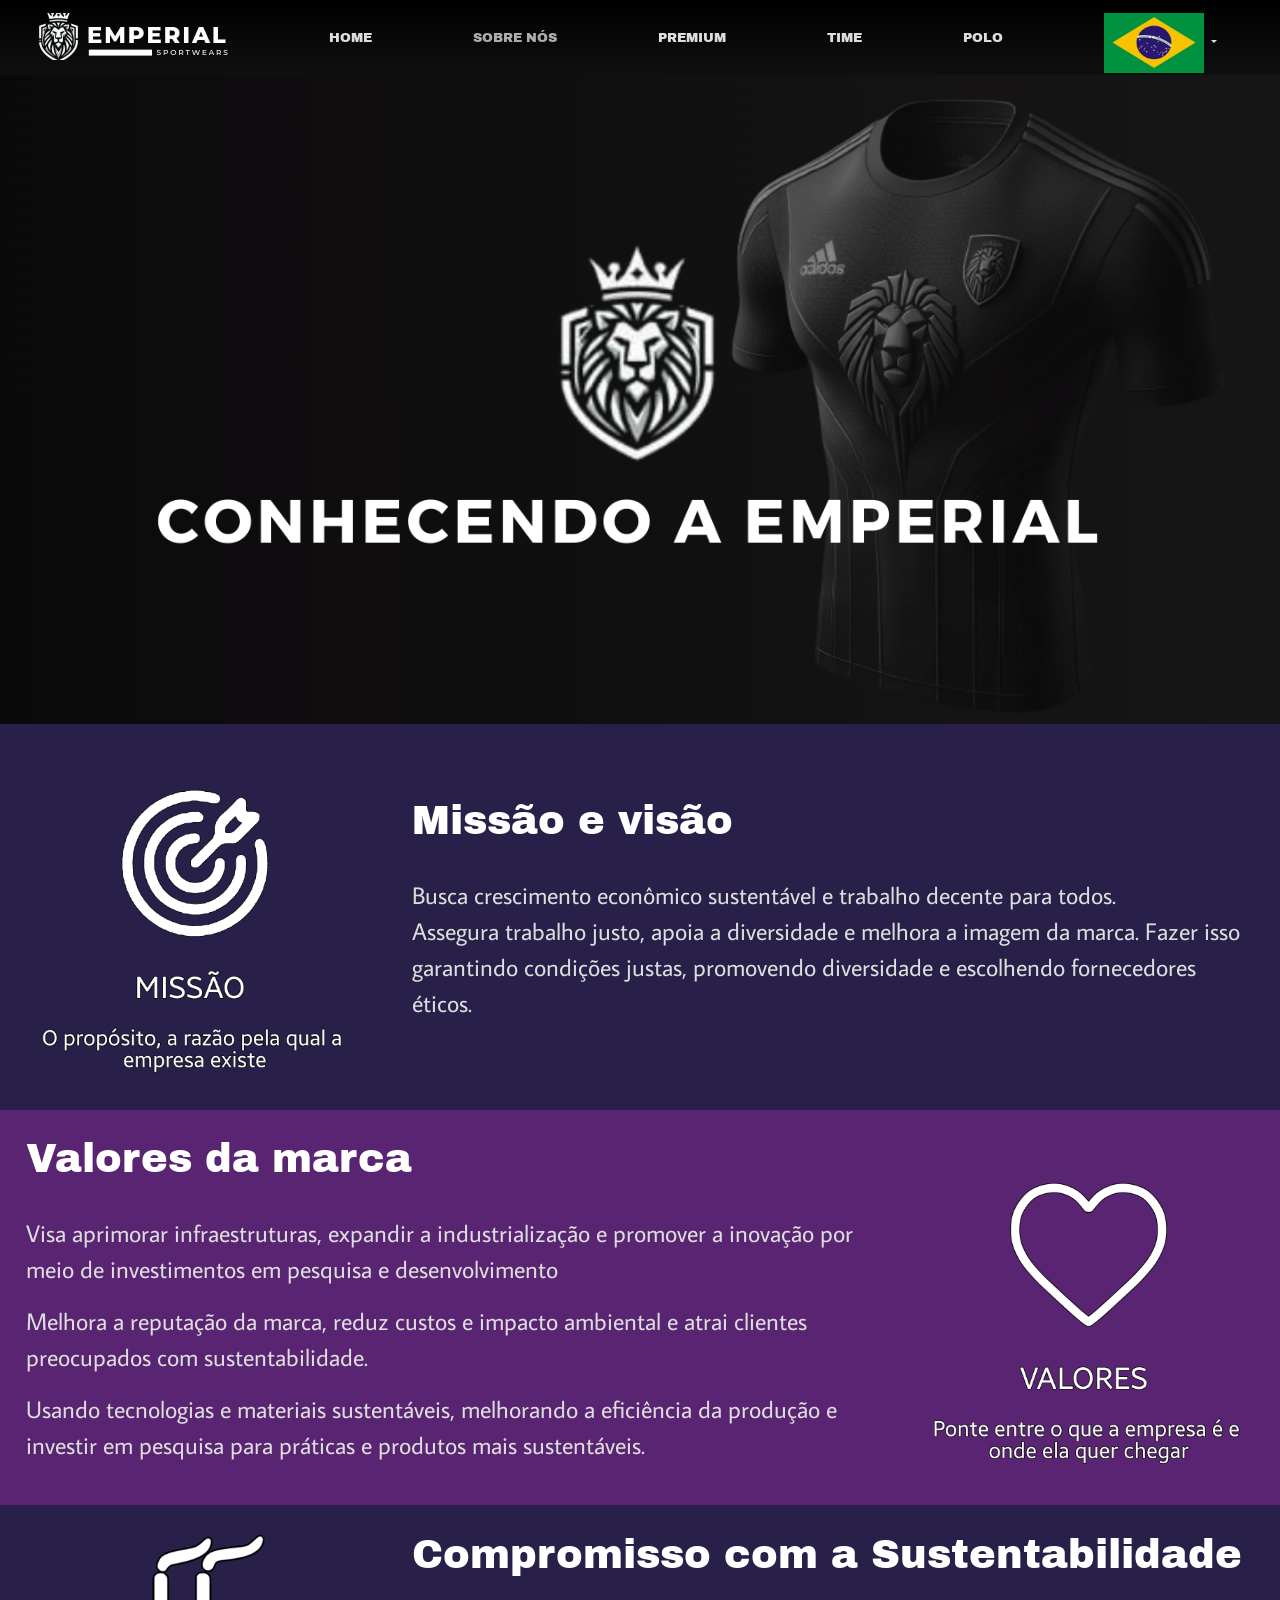
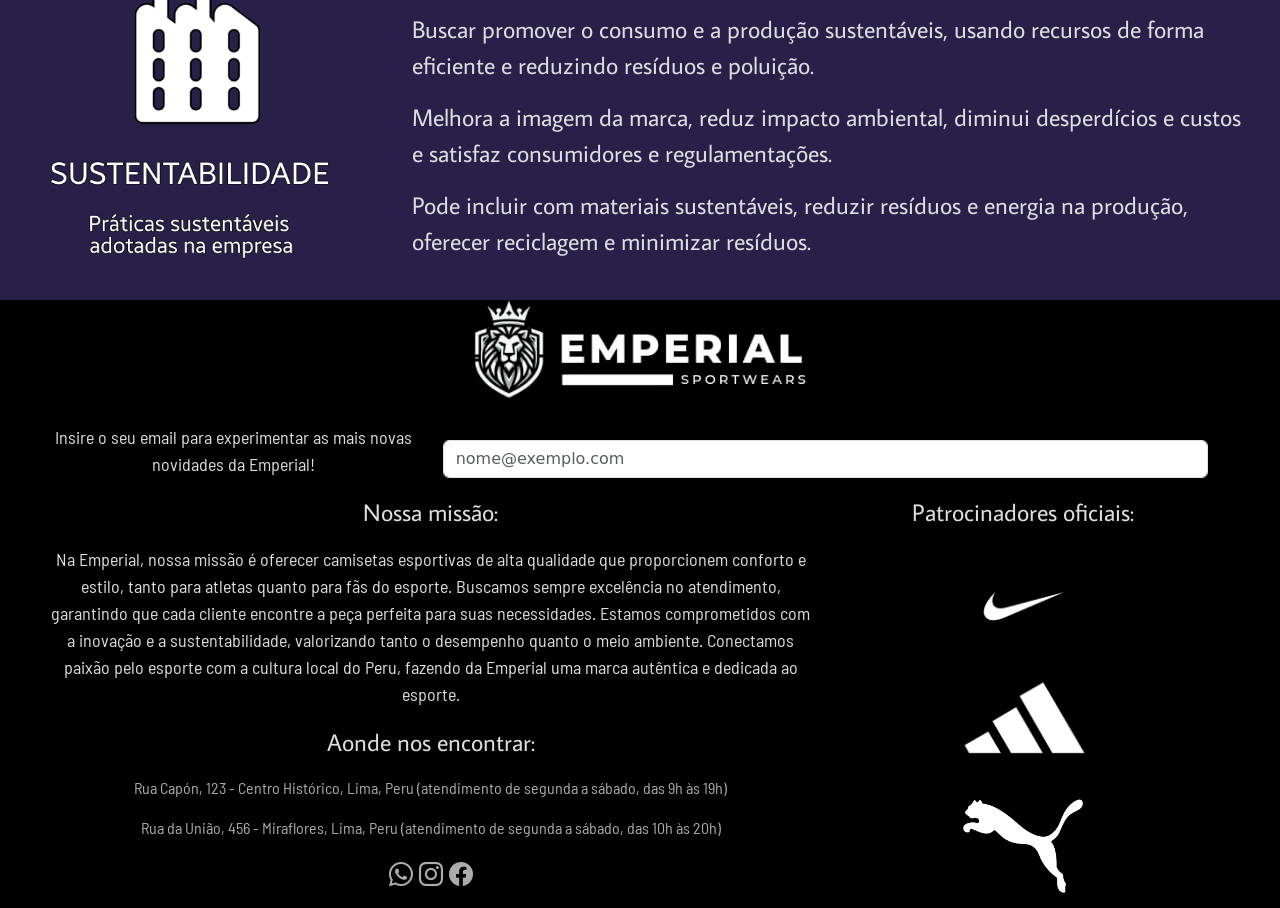
<file: sobrenos.html>
<!doctype html>
<html lang="pt-br">
    <head>
        <title>Emperial - SportWears</title>
        <!-- Required meta tags -->
        <meta charset="utf-8" />
        <meta
            name="viewport"
            content="width=device-width, initial-scale=1, shrink-to-fit=no"
        />

        <!-- Bootstrap CSS v5.2.1 -->
        <link
            href="https://cdn.jsdelivr.net/npm/bootstrap@5.3.2/dist/css/bootstrap.min.css"
            rel="stylesheet"
            integrity="sha384-T3c6CoIi6uLrA9TneNEoa7RxnatzjcDSCmG1MXxSR1GAsXEV/Dwwykc2MPK8M2HN"
            crossorigin="anonymous"
        />
        
        <link rel="stylesheet" type="text/css" href="styles.css"/>

    </head>

    <body>
        <header>
            <!--Navbar-->

            <nav class="navbar navbar-dark navbar-expand-lg bg-body-tertiary" style="padding: 0%;">
                <div class="navbar-bg container-fluid" style="height: 75px;">

                  <!--Imagem-->
                  <a class="navbar-brand" href="#">
                      <img src="./img/Logo-removebg-preview.png" alt="Bootstrap" width="250" height="50" style="object-fit: cover; padding-bottom: 1%;">
                  </a>

                  <!--Navbar collapse-->
                  <button class="navbar-toggler" type="button" data-bs-toggle="collapse" data-bs-target="#navbarNavDropdown" aria-controls="navbarNavDropdown" aria-expanded="false" aria-label="Toggle navigation">
                    <span class="navbar-toggler-icon"></span>
                  </button>

                  <!--navbar buttons-->
                  <div class="collapse navbar-collapse" id="navbarNavDropdown">
                    <ul class="navbar-nav nav-fill w-100">
                      <li class="nav-item">
                        <a class="nav-link" href="index.html">HOME</a>
                      </li>

                      <li class="nav-item align-middle" >
                        <a class="nav-link active" aria-current="page" href="./sobrenos.html">SOBRE NÓS</a>
                      </li>

                      <li class="nav-item" >
                        <a class="nav-link" href="premium.html">PREMIUM</a>
                      </li>

                      <li class="nav-item" >
                        <a class="nav-link" href="time.html">TIME</a>
                      </li>

                      <li class="nav-item" >
                        <a class="nav-link" href="./polo.html">POLO</a>
                      </li>

                      <li class="nav-item dropdown d-flex flex-column align-items-center">
                        <a class="nav-link dropdown-toggle" href="#" role="button" data-bs-toggle="dropdown" aria-expanded="false">
                          <img src="./img/2-bandeira-do-brasil.webp" alt="Bootstrap" width="100px" height="60px" style="object-fit: cover; padding: auto;">
                        </a>
                        <ul class="dropdown-menu" style="left: unset !important; margin-right: 7%;">
                          <li><a class="dropdown-item" href="./sobrenos-ing.html"> <img src="./img/Flag_of_the_United_States.png" width="100" height="60" style="object-fit: cover;"> </a></li>
                          <li><a class="dropdown-item" href="./sobrenos-esp.html"> <img src="./img/Flag_of_Mexico.svg.png" width="100" height="60" style="object-fit: cover;"> </a></li>
                          <li><a class="dropdown-item" href="#"> <img src="./img/2-bandeira-do-brasil.webp" width="100" height="60" style="object-fit: cover;"> </a></li>
                        </ul>
                      </li>

                    </ul>
                  </div>

                </div>
              </nav>
              
        </header>

        <main>
          
          <img style="width: 100%" src="img/Conhecendo/conhecendo.png">

          <div class="informacoesSobreNos">

            <table class="sobreNosItem1">

              <td> <img style=" padding: 1vw; border-radius: 10%;" src="./img/Sobrenos/BR_Missao.png"> </td>
              <td style="padding: 2vw; width: 100%;"> <h1> Missão e visão </h1> <br> <p class="fonte2"> Busca crescimento econômico sustentável e trabalho decente para todos. <br> Assegura trabalho justo, apoia a diversidade e melhora a imagem da marca. Fazer isso garantindo condições justas, promovendo diversidade e escolhendo fornecedores éticos.</p> </td>

            </table>

            <table class="sobreNosItem2">

              <td style="padding: 2vw; width: 100%;"> <h1 > Valores da marca </h1> <br> <p class="fonte2"> Visa aprimorar infraestruturas, expandir a industrialização e promover a inovação por meio de investimentos em pesquisa e desenvolvimento </p> <p class="fonte2"> Melhora a reputação da marca, reduz custos e impacto ambiental e atrai clientes preocupados com sustentabilidade. </p> <p class="fonte2"> Usando tecnologias e materiais sustentáveis, melhorando a eficiência da produção e investir em pesquisa para práticas e produtos mais sustentáveis. </p> </td>
              <td> <img style="padding: 1vw; border-radius: 10%;" src="./img/Sobrenos/BR_Valores.png"> </td>

            </table>

            <table class="sobreNosItem1">

              <td> <img style="padding: 1vw; border-radius: 10%;" src="./img/Sobrenos/BR_Sustentabilidade.png"> </td>
              <td style="padding: 2vw; width: 100%;"> <h1> Compromisso com a Sustentabilidade </h1> <br> <p class="fonte2"> Buscar promover o consumo e a produção sustentáveis, usando recursos de forma eficiente e reduzindo resíduos e poluição. </p> <p class="fonte2"> Melhora a imagem da marca, reduz impacto ambiental, diminui desperdícios e custos e satisfaz consumidores e regulamentações. </p> <p class="fonte2"> Pode incluir com materiais sustentáveis, reduzir resíduos e energia na produção, oferecer reciclagem e minimizar resíduos. </p> </td>

            </table>

          </div>

        </main>

        <footer>
          <div style="width: 100%; background-color: black;" class="">
            <div class="justify-content-center" style="margin-left: 37%; margin-right: 37%; margin-bottom: 2%;">
              <img src="./img/Logo-removebg-preview - Copia.png" class="img-fluid mx-auto d-block">
            </div>
            <div style="width: 100%;" class="row px-5">
              <div class="col">
                <p class="fonte3" style="text-align: center;">Insire o seu email para experimentar as mais novas novidades da Emperial!</p>
              </div>
              <div class="col-sm-8 my-auto">
                <input type="email" class="form-control" id="exampleFormControlInput1" placeholder="nome@exemplo.com">
              </div>
            </div>
            <div class="row px-5" style="width: 100%; height: 100%;">
              <div class="col-sm-8">
                <p class="fonte2" style="text-align: center;">Nossa missão:</p>
                <p class="fonte3" style="text-align: center;">Na Emperial, nossa missão é oferecer camisetas esportivas de alta qualidade que proporcionem conforto e estilo, tanto para atletas quanto para fãs do esporte.
                  Buscamos sempre excelência no atendimento, garantindo que cada cliente encontre a peça perfeita para suas necessidades.
                  Estamos comprometidos com a inovação e a sustentabilidade, valorizando tanto o desempenho quanto o meio ambiente.
                  Conectamos paixão pelo esporte com a cultura local do Peru, fazendo da Emperial uma marca autêntica e dedicada ao esporte.
                </p>
                <p class="fonte2" style="text-align: center;">Aonde nos encontrar:</p>
                <p class="fonte4" style="text-align: center;">Rua Capón, 123 - Centro Histórico, Lima, Peru
                  (atendimento de segunda a sábado, das 9h às 19h)
                </p>
                <p class="fonte4" style="text-align: center;">Rua da União, 456 - Miraflores, Lima, Peru
                  (atendimento de segunda a sábado, das 10h às 20h)
                </p>
                <p class="fonte2" style="text-align: center;"><i class="bi bi-whatsapp"></i> <i class="bi bi-instagram"></i> <i class="bi bi-facebook"></i></p>
              </div>
              <div class="col">
                <p class="fonte2" style="text-align: center;">Patrocinadores oficiais:</p>
                <div>
                  <img src="./img/Patrocinadores/Nike.png" class="img-fluid d-block mx-auto" style="height: 120px;">
                  <img src="./img/Patrocinadores/Adidas.jpg" class="img-fluid d-block mx-auto" style="height: 120px;">
                  <img src="./img/Patrocinadores/Puma.png" class="img-fluid d-block mx-auto" style="max-height: 120px;">
                </div>
              </div>
            </div>
          </div>
        </footer>
        <!-- Bootstrap JavaScript Libraries -->
        <script
            src="https://cdn.jsdelivr.net/npm/@popperjs/core@2.11.8/dist/umd/popper.min.js"
            integrity="sha384-I7E8VVD/ismYTF4hNIPjVp/Zjvgyol6VFvRkX/vR+Vc4jQkC+hVqc2pM8ODewa9r"
            crossorigin="anonymous"
        ></script>

        <script
            src="https://cdn.jsdelivr.net/npm/bootstrap@5.3.2/dist/js/bootstrap.min.js"
            integrity="sha384-BBtl+eGJRgqQAUMxJ7pMwbEyER4l1g+O15P+16Ep7Q9Q+zqX6gSbd85u4mG4QzX+"
            crossorigin="anonymous"
        ></script>
    </body>
</html>
</file>
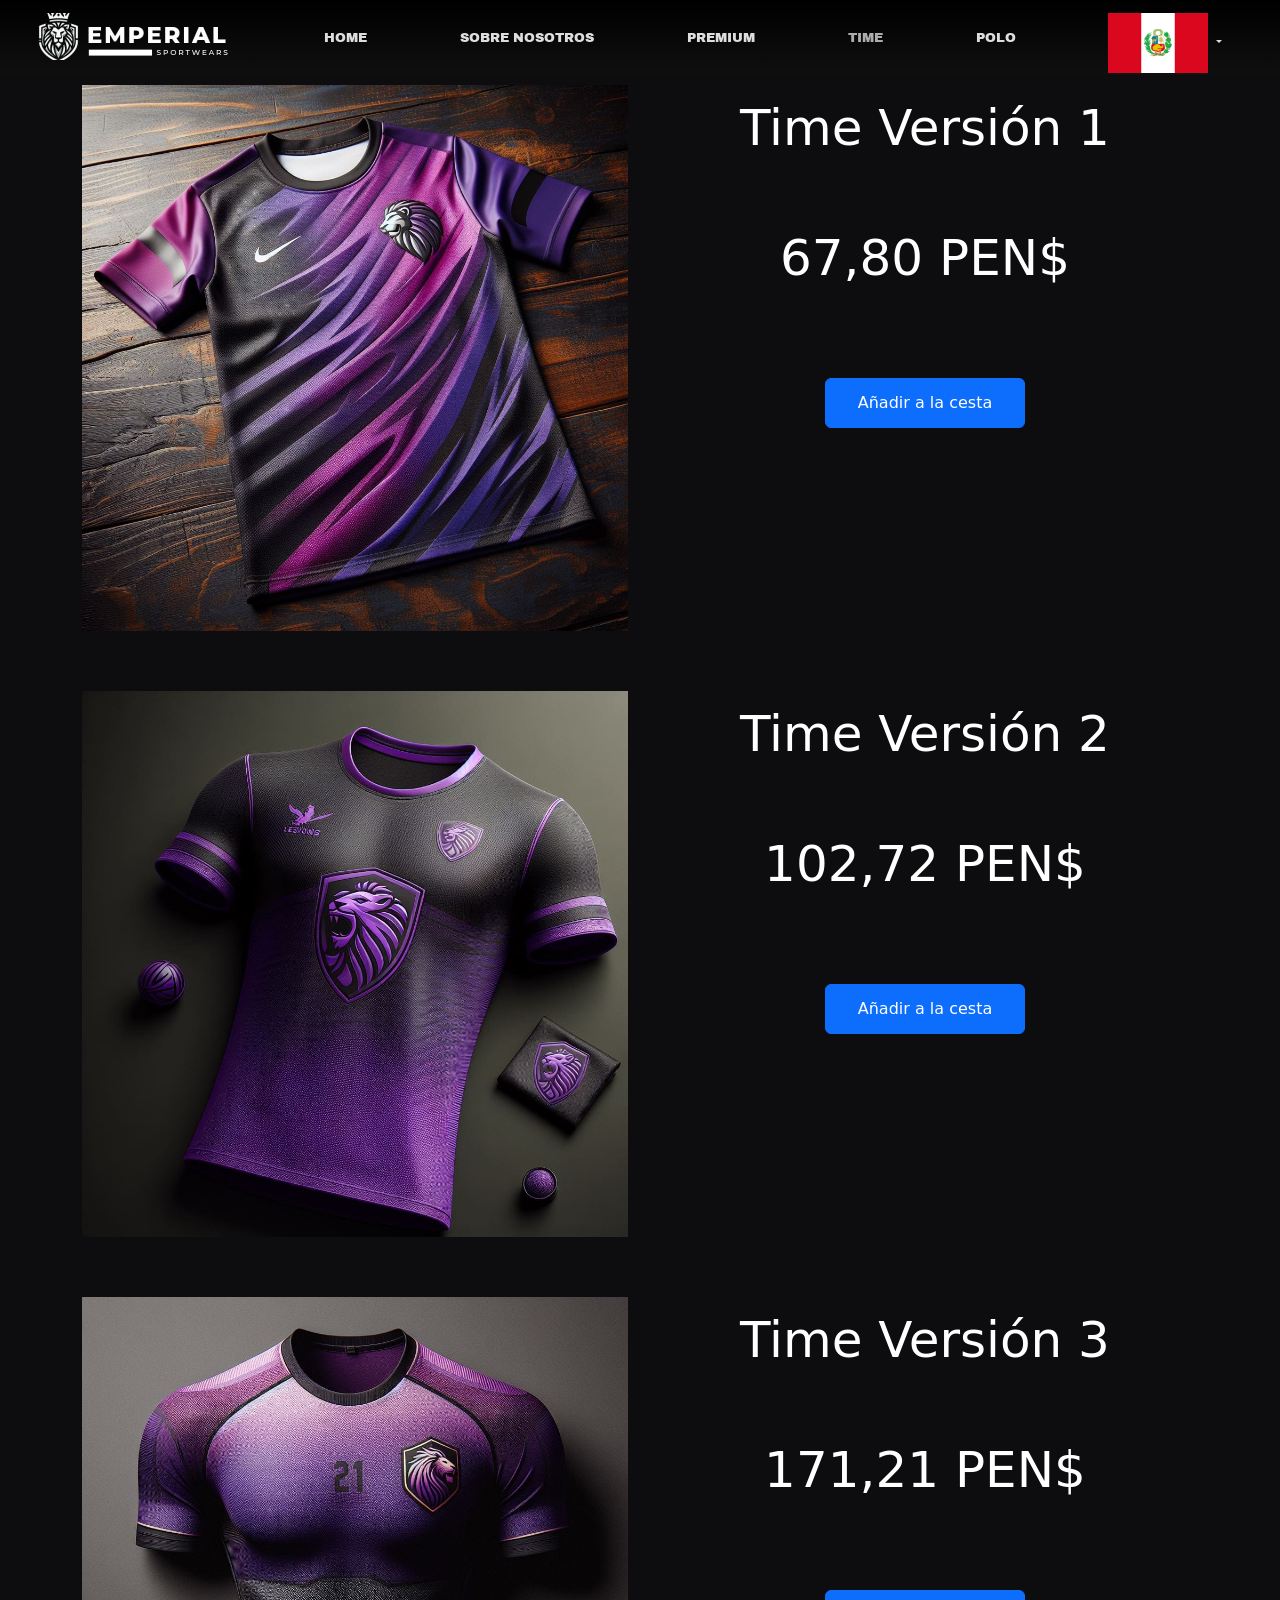
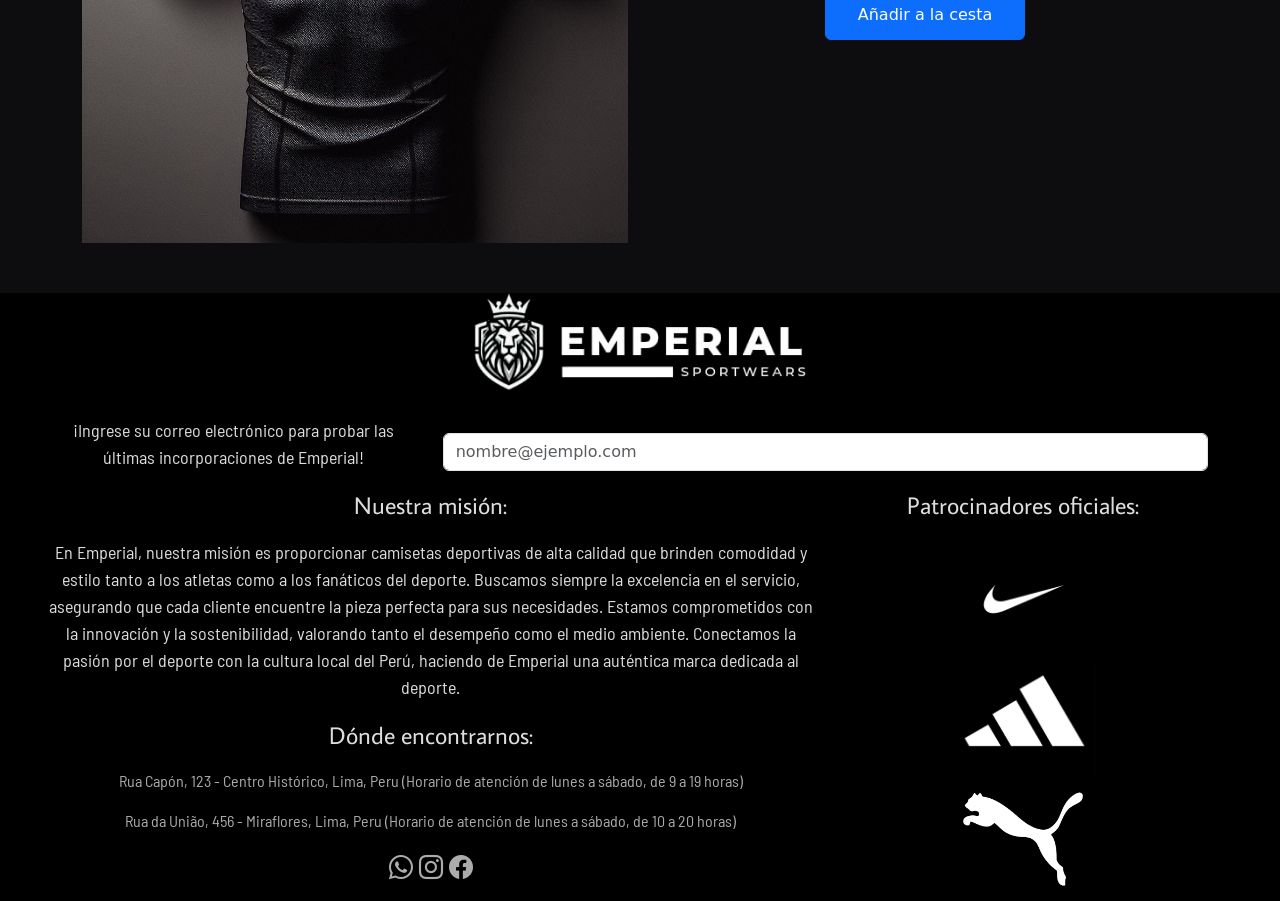
<file: time-esp.html>
<!doctype html>
<html lang="pt-br">

<head>
  <title>Time</title>
  <!-- Required meta tags -->
  <meta charset="utf-8" />
  <meta name="viewport" content="width=device-width, initial-scale=1, shrink-to-fit=no" />

  <!-- Bootstrap CSS v5.2.1 -->
  <link href="https://cdn.jsdelivr.net/npm/bootstrap@5.3.2/dist/css/bootstrap.min.css" rel="stylesheet"
    integrity="sha384-T3c6CoIi6uLrA9TneNEoa7RxnatzjcDSCmG1MXxSR1GAsXEV/Dwwykc2MPK8M2HN" crossorigin="anonymous" />

  <link rel="stylesheet" type="text/css" href="styles.css" />

  <link rel="preconnect" href="https://fonts.googleapis.com">


</head>

<body>
  <header>
    <!--Navbar-->

    <nav class="navbar navbar-dark navbar-expand-lg bg-body-tertiary" style="padding: 0%;">
      <div class="navbar-bg container-fluid" style="height: 75px;">

        <!--Imagem-->
        <a class="navbar-brand" href="index.html">
          <img src="./img/Logo-removebg-preview.png" alt="Bootstrap" width="250" height="50"
            style="object-fit: cover; padding-bottom: 1%;">
        </a>

        <!--Navbar collapse-->
        <button class="navbar-toggler" type="button" data-bs-toggle="collapse" data-bs-target="#navbarNavDropdown"
          aria-controls="navbarNavDropdown" aria-expanded="false" aria-label="Toggle navigation">
          <span class="navbar-toggler-icon"></span>
        </button>

        <!--navbar buttons-->
        <div class="collapse navbar-collapse" id="navbarNavDropdown">
          <ul class="navbar-nav nav-fill w-100">
            <li class="nav-item">
              <a class="nav-link" href="index-esp.html">HOME</a>
            </li>

            <li class="nav-item align-middle">
              <a class="nav-link" href="./sobrenos-esp.html">SOBRE NOSOTROS</a>
            </li>

            <li class="nav-item">
              <a class="nav-link" href="premium-esp.html">PREMIUM</a>
            </li>

            <li class="nav-item">
              <a class="nav-link active" aria-current="page" href="time-esp.html">TIME</a>
            </li>

            <li class="nav-item">
              <a class="nav-link" href="./polo-esp.html">POLO</a>
            </li>

            <li class="nav-item dropdown d-flex flex-column align-items-center">
              <a class="nav-link dropdown-toggle" href="#" role="button" data-bs-toggle="dropdown"
                aria-expanded="false">
                <img src="./img/Flag_of_Mexico.svg.png" alt="Bootstrap" width="100px" height="60px"
                  style="object-fit: cover; padding: auto;">
              </a>
              <ul class="dropdown-menu" style="left: unset !important; margin-right: 7%;">
                <li><a class="dropdown-item" href="./time-ing.html"> <img src="./img/Flag_of_the_United_States.png"
                      width="100" height="60" style="object-fit: cover;"> </a></li>
                <li><a class="dropdown-item" href="#"> <img src="./img/Flag_of_Mexico.svg.png" width="100" height="60"
                      style="object-fit: cover;"> </a></li>
                <li><a class="dropdown-item" href="./time.html"> <img src="./img/2-bandeira-do-brasil.webp" width="100"
                      height="60" style="object-fit: cover;"> </a></li>
              </ul>
            </li>

          </ul>
        </div>

      </div>
    </nav>

  </header>
  <main>

    <div class="container text-center">
      <div class="row compras">
        <div class="col-sm">
          <img src="./img/Patrocinio.jpg" class="img-fluid" style="margin-top: 10px; margin-bottom: 50px;">
        </div>
        <div class="col">
          <div class="col" style="font-size: 50px; color: white; margin-top: 3%;">
            Time Versión 1
          </div>
          <div class="col" style="font-size: 50px; color: white;  margin-top: 10%;">
            67,80 PEN$
          </div>
          <div class="col">
            <!-- Button trigger modal -->
            <button type="button" class="btn btn-primary" data-bs-toggle="modal" data-bs-target="#staticBackdrop"
              style="margin-top: 15%; width: 200px; height: 50px;">
              Añadir a la cesta
            </button>

            <!-- Modal -->
            <div class="modal fade" id="staticBackdrop" data-bs-backdrop="static" data-bs-keyboard="false" tabindex="-1"
              aria-labelledby="staticBackdropLabel" aria-hidden="true">
              <div class="modal-dialog">
                <div class="modal-content">
                  <div class="modal-header">
                    <h1 class="modal-title fs-5" id="staticBackdropLabel">Felicidades</h1>
                    <button type="button" class="btn-close" data-bs-dismiss="modal" aria-label="Close"></button>
                  </div>
                  <div class="modal-body">
                    Producto añadido al carrito con éxito.
                  </div>
                  <div class="modal-footer">
                    <button type="button" class="btn btn-secondary" data-bs-dismiss="modal">Comprendido</button>
                  </div>
                </div>
              </div>
            </div>
          </div>
        </div>
      </div>
    </div>
    </div>

    <div class="container text-center">
      <div class="row compras">
        <div class="col-sm">
          <img src="./img/Patrocinio2.jpg" class="img-fluid" style="margin-top: 10px; margin-bottom: 50px;">
        </div>
        <div class="col">
          <div class="col" style="font-size: 50px; color: white; margin-top: 3%;">
            Time Versión 2
          </div>
          <div class="col" style="font-size: 50px; color: white; margin-top: 10%;">
            102,72 PEN$
          </div>
          <div class="col">
            <!-- Button trigger modal -->
            <button type="button" class="btn btn-primary" data-bs-toggle="modal" data-bs-target="#staticBackdrop"
              style="margin-top: 15%; width: 200px; height: 50px;">
              Añadir a la cesta
            </button>

            <!-- Modal -->
            <div class="modal fade" id="staticBackdrop" data-bs-backdrop="static" data-bs-keyboard="false" tabindex="-1"
              aria-labelledby="staticBackdropLabel" aria-hidden="true">
              <div class="modal-dialog">
                <div class="modal-content">
                  <div class="modal-header">
                    <h1 class="modal-title fs-5" id="staticBackdropLabel">Felicidades</h1>
                    <button type="button" class="btn-close" data-bs-dismiss="modal" aria-label="Close"></button>
                  </div>
                  <div class="modal-body">
                    Producto añadido al carrito con éxito.
                  </div>
                  <div class="modal-footer">
                    <button type="button" class="btn btn-secondary" data-bs-dismiss="modal">Comprendido</button>
                  </div>
                </div>
              </div>
            </div>
          </div>
        </div>
      </div>
    </div>
    </div>

    <div class="container text-center">
      <div class="row compras">
        <div class="col-sm">
          <img src="./img/Patrocinio3.jpg" class="img-fluid" style="margin-top: 10px; margin-bottom: 50px;">
        </div>
        <div class="col">
          <div class="col" style="font-size: 50px; color: white; margin-top: 3%;">
            Time Versión 3
          </div>
          <div class="col" style="font-size: 50px; color: white;  margin-top: 10%;">
            171,21 PEN$
          </div>
          <div class="col">
            <!-- Button trigger modal -->
            <button type="button" class="btn btn-primary" data-bs-toggle="modal" data-bs-target="#staticBackdrop"
              style="margin-top: 15%; width: 200px; height: 50px;">
              Añadir a la cesta
            </button>

            <!-- Modal -->
            <div class="modal fade" id="staticBackdrop" data-bs-backdrop="static" data-bs-keyboard="false" tabindex="-1"
              aria-labelledby="staticBackdropLabel" aria-hidden="true">
              <div class="modal-dialog">
                <div class="modal-content">
                  <div class="modal-header">
                    <h1 class="modal-title fs-5" id="staticBackdropLabel">Felicidades</h1>
                    <button type="button" class="btn-close" data-bs-dismiss="modal" aria-label="Close"></button>
                  </div>
                  <div class="modal-body">
                    Producto añadido al carrito con éxito.
                  </div>
                  <div class="modal-footer">
                    <button type="button" class="btn btn-secondary" data-bs-dismiss="modal">Comprendido</button>
                  </div>
                </div>
              </div>
            </div>
          </div>
        </div>
      </div>
    </div>
    </div>



  </main>
  <footer>
    <div style="width: 100%; background-color: black;" class="">
      <div class="justify-content-center" style="margin-left: 37%; margin-right: 37%; margin-bottom: 2%;">
        <img src="./img/Logo-removebg-preview - Copia.png" class="img-fluid mx-auto d-block">
      </div>
      <div style="width: 100%;" class="row px-5">
        <div class="col">
          <p class="fonte3" style="text-align: center;">¡Ingrese su correo electrónico para probar las últimas incorporaciones de Emperial!</p>
        </div>
        <div class="col-sm-8 my-auto">
          <input type="email" class="form-control" id="exampleFormControlInput1" placeholder="nombre@ejemplo.com">
        </div>
      </div>
      <div class="row px-5" style="width: 100%; height: 100%;">
        <div class="col-sm-8">
          <p class="fonte2" style="text-align: center;">Nuestra misión:</p>
          <p class="fonte3" style="text-align: center;">En Emperial, nuestra misión es proporcionar camisetas deportivas de alta calidad que brinden comodidad y estilo tanto a los atletas como a los fanáticos del deporte.
            Buscamos siempre la excelencia en el servicio, asegurando que cada cliente encuentre la pieza perfecta para sus necesidades.
            Estamos comprometidos con la innovación y la sostenibilidad, valorando tanto el desempeño como el medio ambiente.
            Conectamos la pasión por el deporte con la cultura local del Perú, haciendo de Emperial una auténtica marca dedicada al deporte.
          </p>
          <p class="fonte2" style="text-align: center;">Dónde encontrarnos:</p>
          <p class="fonte4" style="text-align: center;">Rua Capón, 123 - Centro Histórico, Lima, Peru
            (Horario de atención de lunes a sábado, de 9 a 19 horas)
          </p>
          <p class="fonte4" style="text-align: center;">Rua da União, 456 - Miraflores, Lima, Peru
            (Horario de atención de lunes a sábado, de 10 a 20 horas)
          </p>
          <p class="fonte2" style="text-align: center;"><i class="bi bi-whatsapp"></i> <i class="bi bi-instagram"></i> <i class="bi bi-facebook"></i></p>
        </div>
        <div class="col">
          <p class="fonte2" style="text-align: center;">Patrocinadores oficiales:</p>
          <div>
            <img src="./img/Patrocinadores/Nike.png" class="img-fluid d-block mx-auto" style="height: 120px;">
            <img src="./img/Patrocinadores/Adidas.jpg" class="img-fluid d-block mx-auto" style="height: 120px;">
            <img src="./img/Patrocinadores/Puma.png" class="img-fluid d-block mx-auto" style="max-height: 120px;">
          </div>
        </div>
      </div>
    </div>
  </footer>
  <!-- Bootstrap JavaScript Libraries -->
  <script src="https://cdn.jsdelivr.net/npm/@popperjs/core@2.11.8/dist/umd/popper.min.js"
    integrity="sha384-I7E8VVD/ismYTF4hNIPjVp/Zjvgyol6VFvRkX/vR+Vc4jQkC+hVqc2pM8ODewa9r"
    crossorigin="anonymous"></script>

  <script src="https://cdn.jsdelivr.net/npm/bootstrap@5.3.2/dist/js/bootstrap.min.js"
    integrity="sha384-BBtl+eGJRgqQAUMxJ7pMwbEyER4l1g+O15P+16Ep7Q9Q+zqX6gSbd85u4mG4QzX+"
    crossorigin="anonymous"></script>
</body>

</html>
</file>
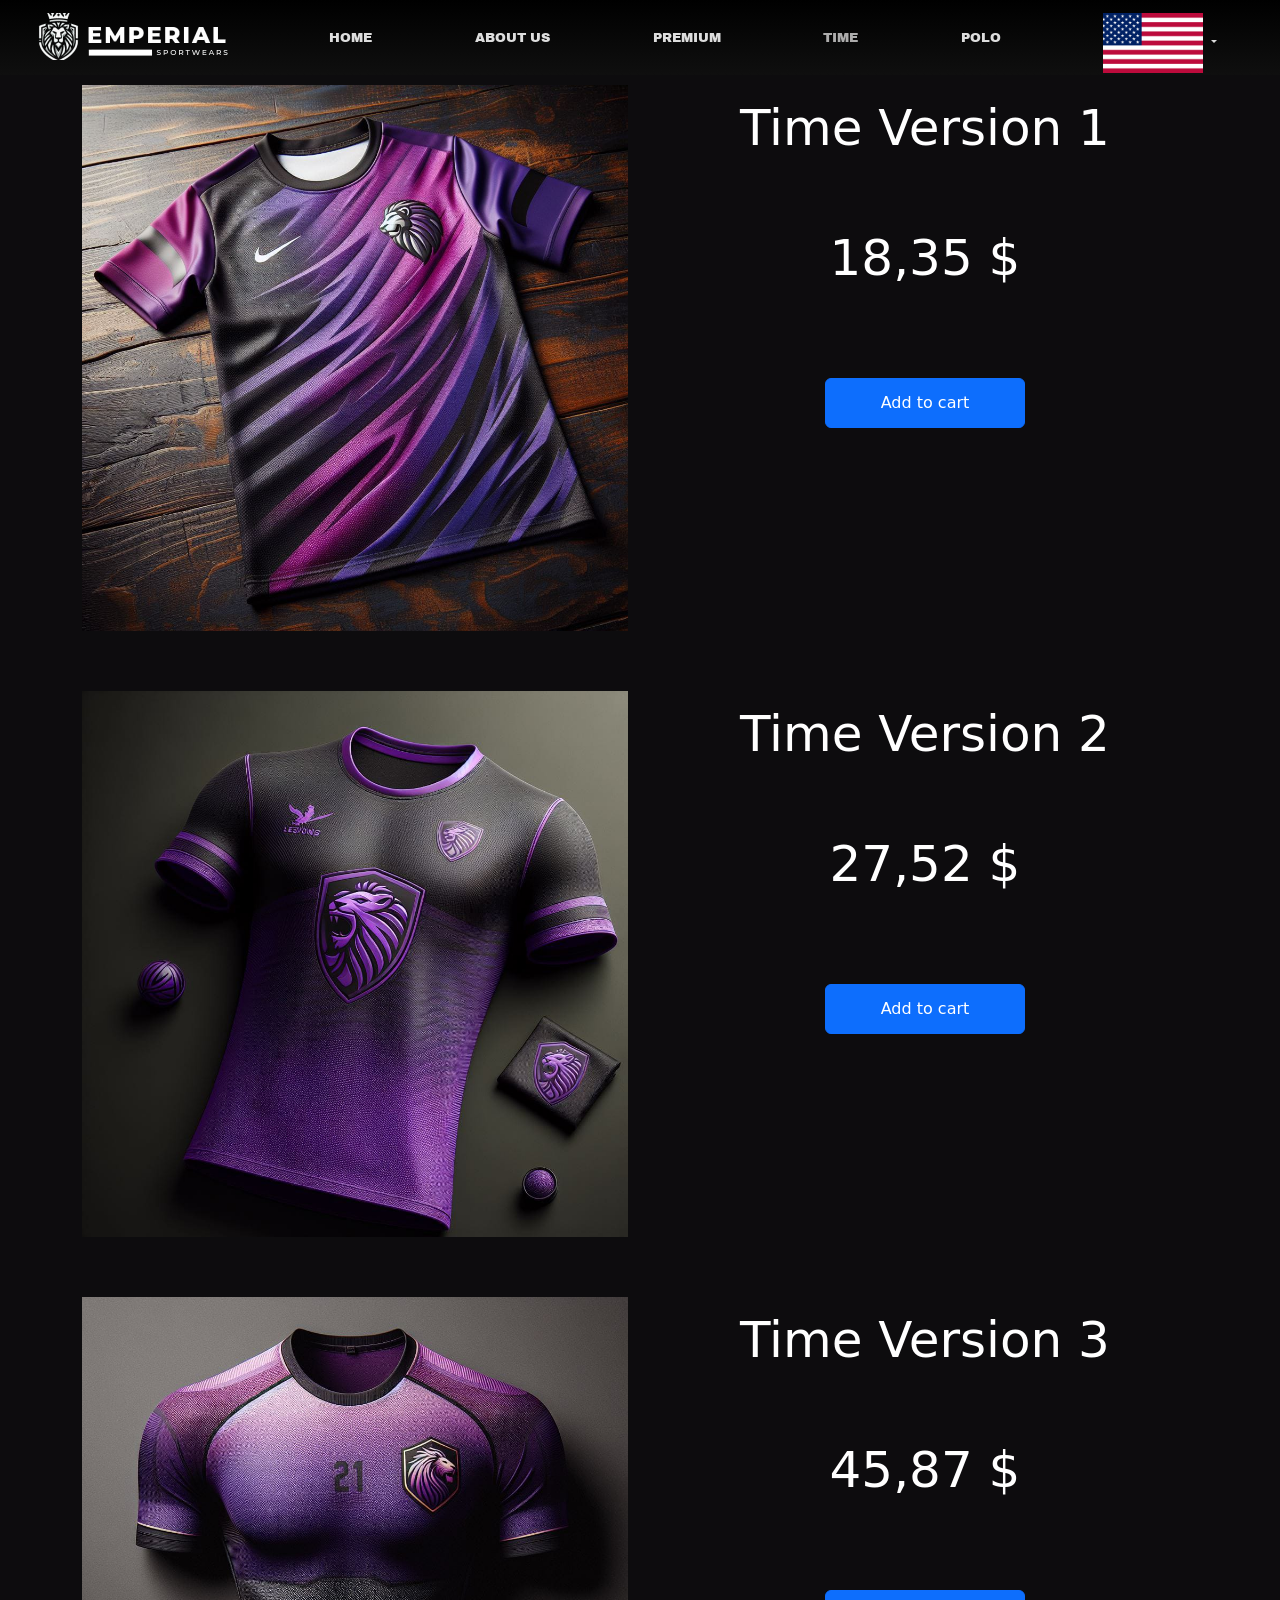
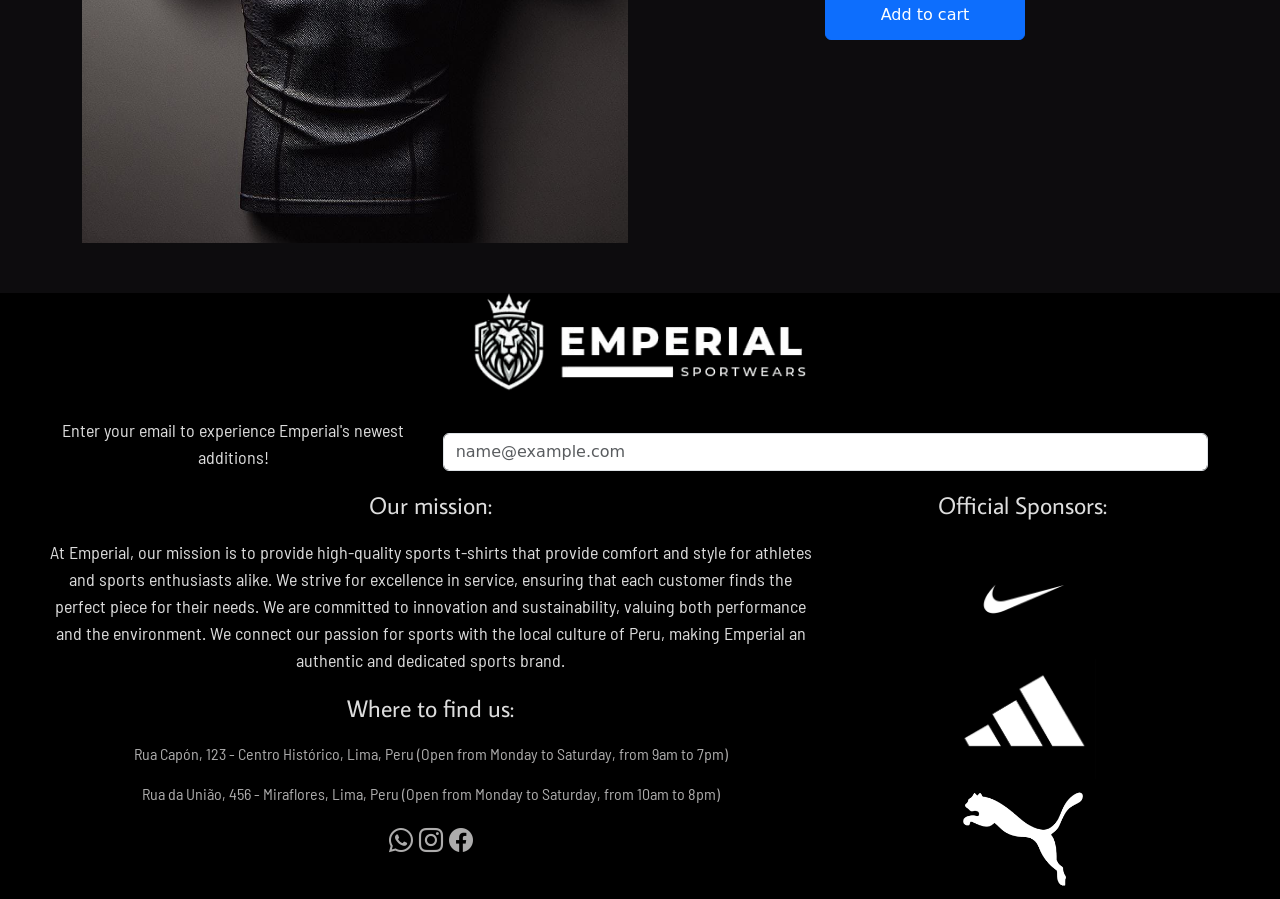
<file: time-ing.html>
<!doctype html>
<html lang="pt-br">

<head>
  <title>Time</title>
  <!-- Required meta tags -->
  <meta charset="utf-8" />
  <meta name="viewport" content="width=device-width, initial-scale=1, shrink-to-fit=no" />

  <!-- Bootstrap CSS v5.2.1 -->
  <link href="https://cdn.jsdelivr.net/npm/bootstrap@5.3.2/dist/css/bootstrap.min.css" rel="stylesheet"
    integrity="sha384-T3c6CoIi6uLrA9TneNEoa7RxnatzjcDSCmG1MXxSR1GAsXEV/Dwwykc2MPK8M2HN" crossorigin="anonymous" />

  <link rel="stylesheet" type="text/css" href="styles.css" />

  <link rel="preconnect" href="https://fonts.googleapis.com">


</head>

<body>
  <header>
    <!--Navbar-->

    <nav class="navbar navbar-dark navbar-expand-lg bg-body-tertiary" style="padding: 0%;">
      <div class="navbar-bg container-fluid" style="height: 75px;">

        <!--Imagem-->
        <a class="navbar-brand" href="index.html">
          <img src="./img/Logo-removebg-preview.png" alt="Bootstrap" width="250" height="50"
            style="object-fit: cover; padding-bottom: 1%;">
        </a>

        <!--Navbar collapse-->
        <button class="navbar-toggler" type="button" data-bs-toggle="collapse" data-bs-target="#navbarNavDropdown"
          aria-controls="navbarNavDropdown" aria-expanded="false" aria-label="Toggle navigation">
          <span class="navbar-toggler-icon"></span>
        </button>

        <!--navbar buttons-->
        <div class="collapse navbar-collapse" id="navbarNavDropdown">
          <ul class="navbar-nav nav-fill w-100">
            <li class="nav-item">
              <a class="nav-link" href="index-ing.html">HOME</a>
            </li>

            <li class="nav-item align-middle">
              <a class="nav-link" href="./sobrenos-ing.html">ABOUT US</a>
            </li>

            <li class="nav-item">
              <a class="nav-link" href="premium-ing.html">PREMIUM</a>
            </li>

            <li class="nav-item">
              <a class="nav-link active" aria-current="page" href="time-ing.html">TIME</a>
            </li>

            <li class="nav-item">
              <a class="nav-link" href="./polo-ing.html">POLO</a>
            </li>

            <li class="nav-item dropdown d-flex flex-column align-items-center">
              <a class="nav-link dropdown-toggle" href="#" role="button" data-bs-toggle="dropdown"
                aria-expanded="false">
                <img src="./img/Flag_of_the_United_States.png" alt="Bootstrap" width="100px" height="60px"
                  style="object-fit: cover; padding: auto;">
              </a>
              <ul class="dropdown-menu" style="left: unset !important; margin-right: 7%;">
                <li><a class="dropdown-item" href="#"> <img src="./img/Flag_of_the_United_States.png" width="100"
                      height="60" style="object-fit: cover;"> </a></li>
                <li><a class="dropdown-item" href="./time-esp.html"> <img src="./img/Flag_of_Mexico.svg.png" width="100"
                      height="60" style="object-fit: cover;"> </a></li>
                <li><a class="dropdown-item" href="./time.html"> <img src="./img/2-bandeira-do-brasil.webp" width="100"
                      height="60" style="object-fit: cover;"> </a></li>
              </ul>
            </li>

          </ul>
        </div>

      </div>
    </nav>

  </header>
  <main>

    <div class="container text-center">
      <div class="row compras">
        <div class="col-sm">
          <img src="./img/Patrocinio.jpg" class="img-fluid" style="margin-top: 10px; margin-bottom: 50px;">
        </div>
        <div class="col">
          <div class="col" style="font-size: 50px; color: white; margin-top: 3%;">
            Time Version 1
          </div>
          <div class="col" style="font-size: 50px; color: white;  margin-top: 10%;">
            18,35 $
          </div>
          <div class="col">
            <!-- Button trigger modal -->
            <button type="button" class="btn btn-primary" data-bs-toggle="modal" data-bs-target="#staticBackdrop"
              style="margin-top: 15%; width: 200px; height: 50px;">
              Add to cart
            </button>

            <!-- Modal -->
            <div class="modal fade" id="staticBackdrop" data-bs-backdrop="static" data-bs-keyboard="false" tabindex="-1"
              aria-labelledby="staticBackdropLabel" aria-hidden="true">
              <div class="modal-dialog">
                <div class="modal-content">
                  <div class="modal-header">
                    <h1 class="modal-title fs-5" id="staticBackdropLabel">Congratulations</h1>
                    <button type="button" class="btn-close" data-bs-dismiss="modal" aria-label="Close"></button>
                  </div>
                  <div class="modal-body">
                    Product added to cart successfully
                  </div>
                  <div class="modal-footer">
                    <button type="button" class="btn btn-secondary" data-bs-dismiss="modal">Accept</button>
                  </div>
                </div>
              </div>
            </div>
          </div>
        </div>
      </div>
    </div>
    </div>

    <div class="container text-center">
      <div class="row compras">
        <div class="col-sm">
          <img src="./img/Patrocinio2.jpg" class="img-fluid" style="margin-top: 10px; margin-bottom: 50px;">
        </div>
        <div class="col">
          <div class="col" style="font-size: 50px; color: white; margin-top: 3%;">
            Time Version 2
          </div>
          <div class="col" style="font-size: 50px; color: white; margin-top: 10%;">
            27,52 $
          </div>
          <div class="col">
            <!-- Button trigger modal -->
            <button type="button" class="btn btn-primary" data-bs-toggle="modal" data-bs-target="#staticBackdrop"
              style="margin-top: 15%; width: 200px; height: 50px;">
              Add to cart
            </button>

            <!-- Modal -->
            <div class="modal fade" id="staticBackdrop" data-bs-backdrop="static" data-bs-keyboard="false" tabindex="-1"
              aria-labelledby="staticBackdropLabel" aria-hidden="true">
              <div class="modal-dialog">
                <div class="modal-content">
                  <div class="modal-header">
                    <h1 class="modal-title fs-5" id="staticBackdropLabel">Congratulations</h1>
                    <button type="button" class="btn-close" data-bs-dismiss="modal" aria-label="Close"></button>
                  </div>
                  <div class="modal-body">
                    Product added to cart successfully
                  </div>
                  <div class="modal-footer">
                    <button type="button" class="btn btn-secondary" data-bs-dismiss="modal">Accept</button>
                  </div>
                </div>
              </div>
            </div>
          </div>
        </div>
      </div>
    </div>
    </div>

    <div class="container text-center">
      <div class="row compras">
        <div class="col-sm">
          <img src="./img/Patrocinio3.jpg" class="img-fluid" style="margin-top: 10px; margin-bottom: 50px;">
        </div>
        <div class="col">
          <div class="col" style="font-size: 50px; color: white; margin-top: 3%;">
            Time Version 3
          </div>
          <div class="col" style="font-size: 50px; color: white;  margin-top: 10%;">
            45,87 $
          </div>
          <div class="col">
            <!-- Button trigger modal -->
            <button type="button" class="btn btn-primary" data-bs-toggle="modal" data-bs-target="#staticBackdrop"
              style="margin-top: 15%; width: 200px; height: 50px;">
              Add to cart
            </button>

            <!-- Modal -->
            <div class="modal fade" id="staticBackdrop" data-bs-backdrop="static" data-bs-keyboard="false" tabindex="-1"
              aria-labelledby="staticBackdropLabel" aria-hidden="true">
              <div class="modal-dialog">
                <div class="modal-content">
                  <div class="modal-header">
                    <h1 class="modal-title fs-5" id="staticBackdropLabel">Congratulations</h1>
                    <button type="button" class="btn-close" data-bs-dismiss="modal" aria-label="Close"></button>
                  </div>
                  <div class="modal-body">
                    Product added to cart successfully
                  </div>
                  <div class="modal-footer">
                    <button type="button" class="btn btn-secondary" data-bs-dismiss="modal">Accept</button>
                  </div>
                </div>
              </div>
            </div>
          </div>
        </div>
      </div>
    </div>
    </div>



  </main>
  <footer>
    <div style="width: 100%; background-color: black;" class="">
      <div class="justify-content-center" style="margin-left: 37%; margin-right: 37%; margin-bottom: 2%;">
        <img src="./img/Logo-removebg-preview - Copia.png" class="img-fluid mx-auto d-block">
      </div>
      <div style="width: 100%;" class="row px-5">
        <div class="col">
          <p class="fonte3" style="text-align: center;">Enter your email to experience Emperial's newest additions!</p>
        </div>
        <div class="col-sm-8 my-auto">
          <input type="email" class="form-control" id="exampleFormControlInput1" placeholder="name@example.com">
        </div>
      </div>
      <div class="row px-5" style="width: 100%; height: 100%;">
        <div class="col-sm-8">
          <p class="fonte2" style="text-align: center;">Our mission:</p>
          <p class="fonte3" style="text-align: center;">At Emperial, our mission is to provide high-quality sports t-shirts that provide comfort and style for athletes and sports enthusiasts alike.
            We strive for excellence in service, ensuring that each customer finds the perfect piece for their needs.
            We are committed to innovation and sustainability, valuing both performance and the environment.
            We connect our passion for sports with the local culture of Peru, making Emperial an authentic and dedicated sports brand.
          </p>
          <p class="fonte2" style="text-align: center;">Where to find us:</p>
          <p class="fonte4" style="text-align: center;">Rua Capón, 123 - Centro Histórico, Lima, Peru
            (Open from Monday to Saturday, from 9am to 7pm)
          </p>
          <p class="fonte4" style="text-align: center;">Rua da União, 456 - Miraflores, Lima, Peru
            (Open from Monday to Saturday, from 10am to 8pm)
          </p>
          <p class="fonte2" style="text-align: center;"><i class="bi bi-whatsapp"></i> <i class="bi bi-instagram"></i> <i class="bi bi-facebook"></i></p>
        </div>
        <div class="col">
          <p class="fonte2" style="text-align: center;">Official Sponsors:</p>
          <div>
            <img src="./img/Patrocinadores/Nike.png" class="img-fluid d-block mx-auto" style="height: 120px;">
            <img src="./img/Patrocinadores/Adidas.jpg" class="img-fluid d-block mx-auto" style="height: 120px;">
            <img src="./img/Patrocinadores/Puma.png" class="img-fluid d-block mx-auto" style="max-height: 120px;">
          </div>
        </div>
      </div>
    </div>
  </footer>
  <!-- Bootstrap JavaScript Libraries -->
  <script src="https://cdn.jsdelivr.net/npm/@popperjs/core@2.11.8/dist/umd/popper.min.js"
    integrity="sha384-I7E8VVD/ismYTF4hNIPjVp/Zjvgyol6VFvRkX/vR+Vc4jQkC+hVqc2pM8ODewa9r"
    crossorigin="anonymous"></script>

  <script src="https://cdn.jsdelivr.net/npm/bootstrap@5.3.2/dist/js/bootstrap.min.js"
    integrity="sha384-BBtl+eGJRgqQAUMxJ7pMwbEyER4l1g+O15P+16Ep7Q9Q+zqX6gSbd85u4mG4QzX+"
    crossorigin="anonymous"></script>
</body>

</html>
</file>
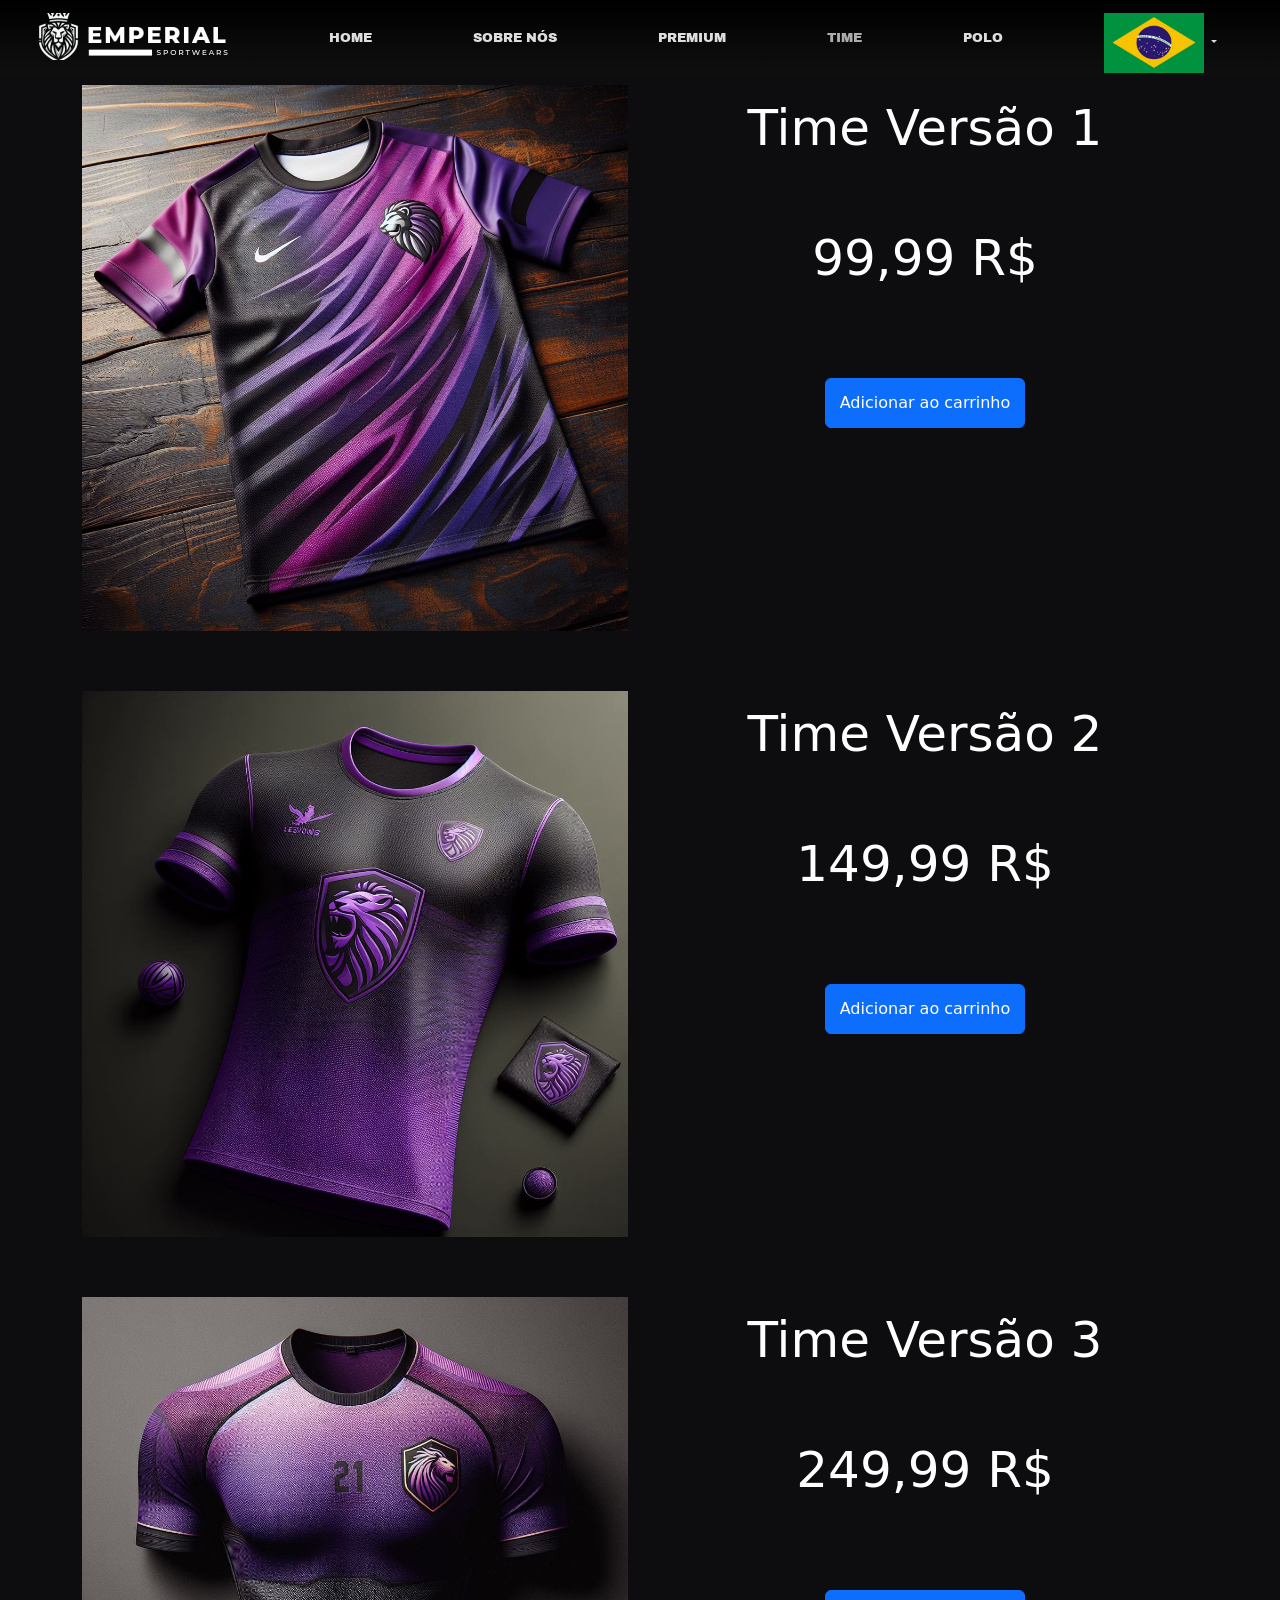
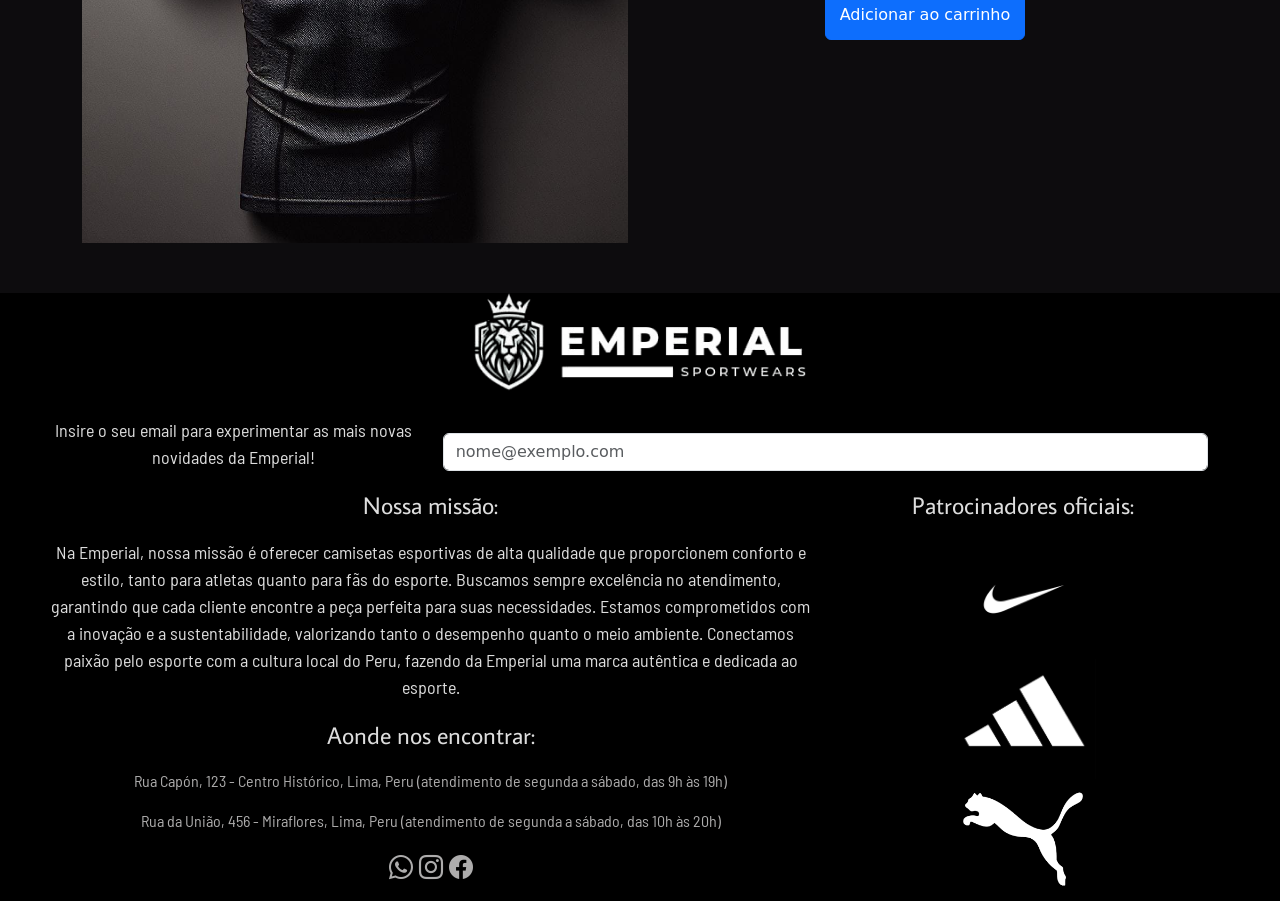
<file: time.html>
<!doctype html>
<html lang="pt-br">

<head>
  <title>Time</title>
  <!-- Required meta tags -->
  <meta charset="utf-8" />
  <meta name="viewport" content="width=device-width, initial-scale=1, shrink-to-fit=no" />

  <!-- Bootstrap CSS v5.2.1 -->
  <link href="https://cdn.jsdelivr.net/npm/bootstrap@5.3.2/dist/css/bootstrap.min.css" rel="stylesheet"
    integrity="sha384-T3c6CoIi6uLrA9TneNEoa7RxnatzjcDSCmG1MXxSR1GAsXEV/Dwwykc2MPK8M2HN" crossorigin="anonymous" />

  <link rel="stylesheet" type="text/css" href="styles.css" />

  <link rel="preconnect" href="https://fonts.googleapis.com">


</head>

<body>
  <header>
    <!--Navbar-->

    <nav class="navbar navbar-dark navbar-expand-lg bg-body-tertiary" style="padding: 0%;">
      <div class="navbar-bg container-fluid" style="height: 75px;">

        <!--Imagem-->
        <a class="navbar-brand" href="index.html">
          <img src="./img/Logo-removebg-preview.png" alt="Bootstrap" width="250" height="50"
            style="object-fit: cover; padding-bottom: 1%;">
        </a>

        <!--Navbar collapse-->
        <button class="navbar-toggler" type="button" data-bs-toggle="collapse" data-bs-target="#navbarNavDropdown"
          aria-controls="navbarNavDropdown" aria-expanded="false" aria-label="Toggle navigation">
          <span class="navbar-toggler-icon"></span>
        </button>

        <!--navbar buttons-->
        <div class="collapse navbar-collapse" id="navbarNavDropdown">
          <ul class="navbar-nav nav-fill w-100">
            <li class="nav-item">
              <a class="nav-link" href="index.html">HOME</a>
            </li>

            <li class="nav-item align-middle">
              <a class="nav-link" href="./sobrenos.html">SOBRE NÓS</a>
            </li>

            <li class="nav-item">
              <a class="nav-link" href="premium.html">PREMIUM</a>
            </li>

            <li class="nav-item">
              <a class="nav-link active" aria-current="page" href="time.html">TIME</a>
            </li>

            <li class="nav-item">
              <a class="nav-link" href="./polo.html">POLO</a>
            </li>

            <li class="nav-item dropdown d-flex flex-column align-items-center">
              <a class="nav-link dropdown-toggle" href="#" role="button" data-bs-toggle="dropdown"
                aria-expanded="false">
                <img src="./img/2-bandeira-do-brasil.webp" alt="Bootstrap" width="100px" height="60px"
                  style="object-fit: cover; padding: auto;">
              </a>
              <ul class="dropdown-menu" style="left: unset !important; margin-right: 7%;">
                <li><a class="dropdown-item" href="./index-ing.html"> <img src="./img/Flag_of_the_United_States.png"
                      width="100" height="60" style="object-fit: cover;"> </a></li>
                <li><a class="dropdown-item" href="./time-esp.html"> <img src="./img/Flag_of_Mexico.svg.png" width="100"
                      height="60" style="object-fit: cover;"> </a></li>
                <li><a class="dropdown-item" href="#"> <img src="./img/2-bandeira-do-brasil.webp" width="100"
                      height="60" style="object-fit: cover;"> </a></li>
              </ul>
            </li>

          </ul>
        </div>

      </div>
    </nav>

  </header>
  <main>

    <div class="container text-center">
      <div class="row compras">
        <div class="col-sm">
          <img src="./img/Patrocinio.jpg" class="img-fluid" style="margin-top: 10px; margin-bottom: 50px;">
        </div>
        <div class="col">
          <div class="col" style="font-size: 50px; color: white; margin-top: 3%;">
            Time Versão 1
          </div>
          <div class="col" style="font-size: 50px; color: white;  margin-top: 10%;">
            99,99 R$
          </div>
          <div class="col">
            <!-- Button trigger modal -->
            <button type="button" class="btn btn-primary" data-bs-toggle="modal" data-bs-target="#staticBackdrop"
              style="margin-top: 15%; width: 200px; height: 50px;">
              Adicionar ao carrinho
            </button>

            <!-- Modal -->
            <div class="modal fade" id="staticBackdrop" data-bs-backdrop="static" data-bs-keyboard="false" tabindex="-1"
              aria-labelledby="staticBackdropLabel" aria-hidden="true">
              <div class="modal-dialog">
                <div class="modal-content">
                  <div class="modal-header">
                    <h1 class="modal-title fs-5" id="staticBackdropLabel">Parabéns</h1>
                    <button type="button" class="btn-close" data-bs-dismiss="modal" aria-label="Close"></button>
                  </div>
                  <div class="modal-body">
                    Produto adicionado ao carrinho com sucesso
                  </div>
                  <div class="modal-footer">
                    <button type="button" class="btn btn-secondary" data-bs-dismiss="modal">Entendido</button>
                  </div>
                </div>
              </div>
            </div>
          </div>
        </div>
      </div>
    </div>
    </div>

    <div class="container text-center">
      <div class="row compras">
        <div class="col-sm">
          <img src="./img/Patrocinio2.jpg" class="img-fluid" style="margin-top: 10px; margin-bottom: 50px;">
        </div>
        <div class="col">
          <div class="col" style="font-size: 50px; color: white; margin-top: 3%;">
            Time Versão 2
          </div>
          <div class="col" style="font-size: 50px; color: white; margin-top: 10%;">
            149,99 R$
          </div>
          <div class="col">
            <!-- Button trigger modal -->
            <button type="button" class="btn btn-primary" data-bs-toggle="modal" data-bs-target="#staticBackdrop"
              style="margin-top: 15%; width: 200px; height: 50px;">
              Adicionar ao carrinho
            </button>

            <!-- Modal -->
            <div class="modal fade" id="staticBackdrop" data-bs-backdrop="static" data-bs-keyboard="false" tabindex="-1"
              aria-labelledby="staticBackdropLabel" aria-hidden="true">
              <div class="modal-dialog">
                <div class="modal-content">
                  <div class="modal-header">
                    <h1 class="modal-title fs-5" id="staticBackdropLabel">Parabéns</h1>
                    <button type="button" class="btn-close" data-bs-dismiss="modal" aria-label="Close"></button>
                  </div>
                  <div class="modal-body">
                    Produto adicionado ao carrinho com sucesso
                  </div>
                  <div class="modal-footer">
                    <button type="button" class="btn btn-secondary" data-bs-dismiss="modal">Entendido</button>
                  </div>
                </div>
              </div>
            </div>
          </div>
        </div>
      </div>
    </div>
    </div>

    <div class="container text-center">
      <div class="row compras">
        <div class="col-sm">
          <img src="./img/Patrocinio3.jpg" class="img-fluid" style="margin-top: 10px; margin-bottom: 50px;">
        </div>
        <div class="col">
          <div class="col" style="font-size: 50px; color: white; margin-top: 3%;">
            Time Versão 3
          </div>
          <div class="col" style="font-size: 50px; color: white;  margin-top: 10%;">
            249,99 R$
          </div>
          <div class="col">
            <!-- Button trigger modal -->
            <button type="button" class="btn btn-primary" data-bs-toggle="modal" data-bs-target="#staticBackdrop"
              style="margin-top: 15%; width: 200px; height: 50px;">
              Adicionar ao carrinho
            </button>

            <!-- Modal -->
            <div class="modal fade" id="staticBackdrop" data-bs-backdrop="static" data-bs-keyboard="false" tabindex="-1"
              aria-labelledby="staticBackdropLabel" aria-hidden="true">
              <div class="modal-dialog">
                <div class="modal-content">
                  <div class="modal-header">
                    <h1 class="modal-title fs-5" id="staticBackdropLabel">Parabéns</h1>
                    <button type="button" class="btn-close" data-bs-dismiss="modal" aria-label="Close"></button>
                  </div>
                  <div class="modal-body">
                    Produto adicionado ao carrinho com sucesso
                  </div>
                  <div class="modal-footer">
                    <button type="button" class="btn btn-secondary" data-bs-dismiss="modal">Entendido</button>
                  </div>
                </div>
              </div>
            </div>
          </div>
        </div>
      </div>
    </div>
    </div>



  </main>
  <footer>
    <div style="width: 100%; background-color: black;" class="">
      <div class="justify-content-center" style="margin-left: 37%; margin-right: 37%; margin-bottom: 2%;">
        <img src="./img/Logo-removebg-preview - Copia.png" class="img-fluid mx-auto d-block">
      </div>
      <div style="width: 100%;" class="row px-5">
        <div class="col">
          <p class="fonte3" style="text-align: center;">Insire o seu email para experimentar as mais novas novidades da Emperial!</p>
        </div>
        <div class="col-sm-8 my-auto">
          <input type="email" class="form-control" id="exampleFormControlInput1" placeholder="nome@exemplo.com">
        </div>
      </div>
      <div class="row px-5" style="width: 100%; height: 100%;">
        <div class="col-sm-8">
          <p class="fonte2" style="text-align: center;">Nossa missão:</p>
          <p class="fonte3" style="text-align: center;">Na Emperial, nossa missão é oferecer camisetas esportivas de alta qualidade que proporcionem conforto e estilo, tanto para atletas quanto para fãs do esporte.
            Buscamos sempre excelência no atendimento, garantindo que cada cliente encontre a peça perfeita para suas necessidades.
            Estamos comprometidos com a inovação e a sustentabilidade, valorizando tanto o desempenho quanto o meio ambiente.
            Conectamos paixão pelo esporte com a cultura local do Peru, fazendo da Emperial uma marca autêntica e dedicada ao esporte.
          </p>
          <p class="fonte2" style="text-align: center;">Aonde nos encontrar:</p>
          <p class="fonte4" style="text-align: center;">Rua Capón, 123 - Centro Histórico, Lima, Peru
            (atendimento de segunda a sábado, das 9h às 19h)
          </p>
          <p class="fonte4" style="text-align: center;">Rua da União, 456 - Miraflores, Lima, Peru
            (atendimento de segunda a sábado, das 10h às 20h)
          </p>
          <p class="fonte2" style="text-align: center;"><i class="bi bi-whatsapp"></i> <i class="bi bi-instagram"></i> <i class="bi bi-facebook"></i></p>
        </div>
        <div class="col">
          <p class="fonte2" style="text-align: center;">Patrocinadores oficiais:</p>
          <div>
            <img src="./img/Patrocinadores/Nike.png" class="img-fluid d-block mx-auto" style="height: 120px;">
            <img src="./img/Patrocinadores/Adidas.jpg" class="img-fluid d-block mx-auto" style="height: 120px;">
            <img src="./img/Patrocinadores/Puma.png" class="img-fluid d-block mx-auto" style="max-height: 120px;">
          </div>
        </div>
      </div>
    </div>
  </footer>
  <!-- Bootstrap JavaScript Libraries -->
  <script src="https://cdn.jsdelivr.net/npm/@popperjs/core@2.11.8/dist/umd/popper.min.js"
    integrity="sha384-I7E8VVD/ismYTF4hNIPjVp/Zjvgyol6VFvRkX/vR+Vc4jQkC+hVqc2pM8ODewa9r"
    crossorigin="anonymous"></script>

  <script src="https://cdn.jsdelivr.net/npm/bootstrap@5.3.2/dist/js/bootstrap.min.js"
    integrity="sha384-BBtl+eGJRgqQAUMxJ7pMwbEyER4l1g+O15P+16Ep7Q9Q+zqX6gSbd85u4mG4QzX+"
    crossorigin="anonymous"></script>
</body>

</html>
</file>
<file: styles.css>
@import url('https://fonts.googleapis.com/css2?family=Archivo+Black&display=swap');
@import url('https://fonts.googleapis.com/css2?family=Average+Sans&family=Barlow+Semi+Condensed:ital,wght@0,100;0,200;0,300;0,400;0,500;0,600;0,700;0,800;0,900;1,100;1,200;1,300;1,400;1,500;1,600;1,700;1,800;1,900&display=swap');
@import url("https://cdn.jsdelivr.net/npm/bootstrap-icons@1.11.3/font/bootstrap-icons.min.css");

.navbar-bg {
    background-image: linear-gradient(#000000, #0f0f0f);
}

a {
    color: #DDDDDD;
    font-family: 'Archivo Black', 'sans-serif';
}

p {
    color: #DDDDDD;
    font-family: 'Archivo Black', 'sans-serif';
    font-size: larger;
}

p.dor {
    font-size: large;
}

body {
    background-color: #0D0C0E;
}

.navbar-brand {
    padding: 0;
}

.navbar-nav .nav-link {
    padding-top: 0;
    padding-bottom: 0;
    height: 50px;
    line-height: 50px;
}

.dropdown-item {
    padding: 0;
}

.dropdown-menu {
    min-width:60px;
}

.nav-link {
    color: #DDDDDD;
    white-space: nowrap;
    font-size: small;
}

a.active {
    color: #adacac !important;
}

.nav-link:hover {
    color: rgb(231, 247, 247);
}

.navbar{
    z-index:9; 
}
.Carousel-item{
    object-fit:none;
}

.navbar-collapse.collapsing {
    background-image: linear-gradient(#000000, #0f0f0f);
    border-radius: 10px;
}

@media only screen and (max-width : 991px) {
    .navbar-collapse {
        background-image: linear-gradient(#000000, #0f0f0f);
        border-radius: 10px;
    }

    a.dropdown-toggle img {
        width: 50px;
        height: 30px;
    }

    a.dropdown-item img {
        width: 50px;
        height: 30px;
    }
}

@media only screen and (max-width : 346px) {
    .navbar-brand img {
        width: 125px;
        height: 25px;
    }
}

.btn {
    width: 100%;
    transition: 500ms;
}
a.btn:hover {
    width: 102%;
    
    
}
a.btn:hover img {
    filter: blur(1px);
    transition: 500ms;
}

.fonte2 {
    font-family: "Average Sans", sans-serif;
    font-size: x-large;
}

.fonte3 {
    font-family: "Barlow Semi Condensed", sans-serif;
    font-size: large;
}

.fonte4 {
    font-family: "Barlow Semi Condensed", sans-serif;
    font-size: medium;
    color: #adacac;
}

h1 {
    font-family: 'Archivo Black', 'sans-serif';
    color: #FFFFFF;
}

.modal-header h1 {
    color: #0D0C0E;
}

i {
    color: #adacac;
    transition: 500ms;
    text-align: center;
    
}
i:hover {
    color: #DDDDDD;
    width: 102%;
}

.informacoesSobreNos {
    width: 100%;
    font-family: 'Archivo Black', 'sans-serif';
    
}

.sobreNosItem1 {
    background-color: #282049

}

.sobreNosItem2 {
    background-color: #592572
    
}

.sobreNosItem1 td:first-child img{
    width: 30vw;
}
.sobreNosItem2 td:last-child img{
    width: 30vw;
}

/* Responsividade do sobre nos*/

@media (max-width: 450px) {
    .sobreNosItem1 td:last-child, .sobreNosItem2 td:first-child {
        text-align: center;
    }
    .sobreNosItem1 td:first-child {
      display: block;
      text-align: center;
      margin: 0 auto;
      height: 50vw;
    }
    .sobreNosItem1 td:first-child img{
        height: 50vw;
        width: 50vw;
    }
    .sobreNosItem1 td:last-child {
      display: block;
      margin-top: 10px;
    }
}

@media (max-width: 450px) {
    .sobreNosItem2 td:last-child {
      display: block;
      text-align: center;
      margin: 0 auto;
      height: 50vw;
    }
    .sobreNosItem2 td:last-child img{
        height: 50vw;
        width: 50vw;
    }
    .sobreNosItem2 td:first-child {
      display: block;
      margin-top: 10px;
    }
}

/* Responsividade das compras*/

@media (max-width: 450px) {
    .compras .col {
        font-size: 20px;
    }
}

.compras{
    background-color: #0D0C0E;
}

/* {
    outline: 1px solid red;
  }
</file>
